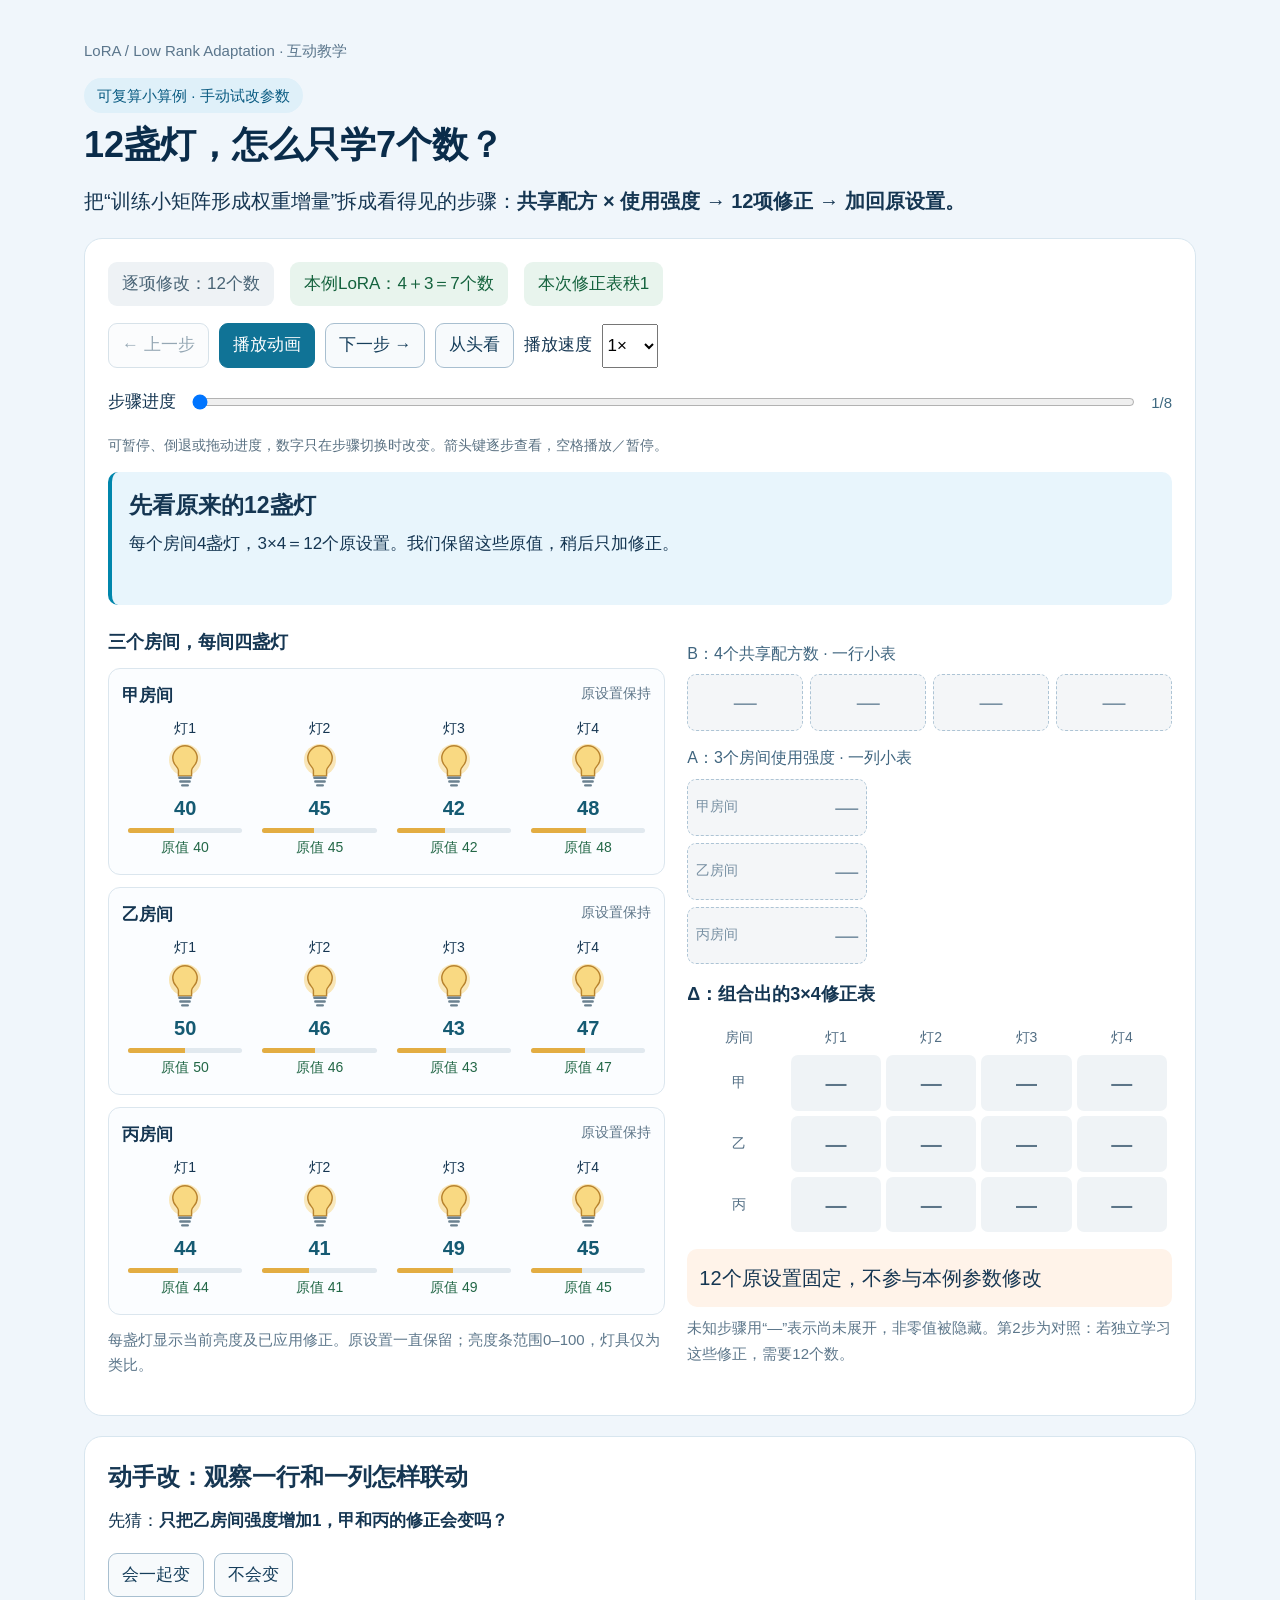
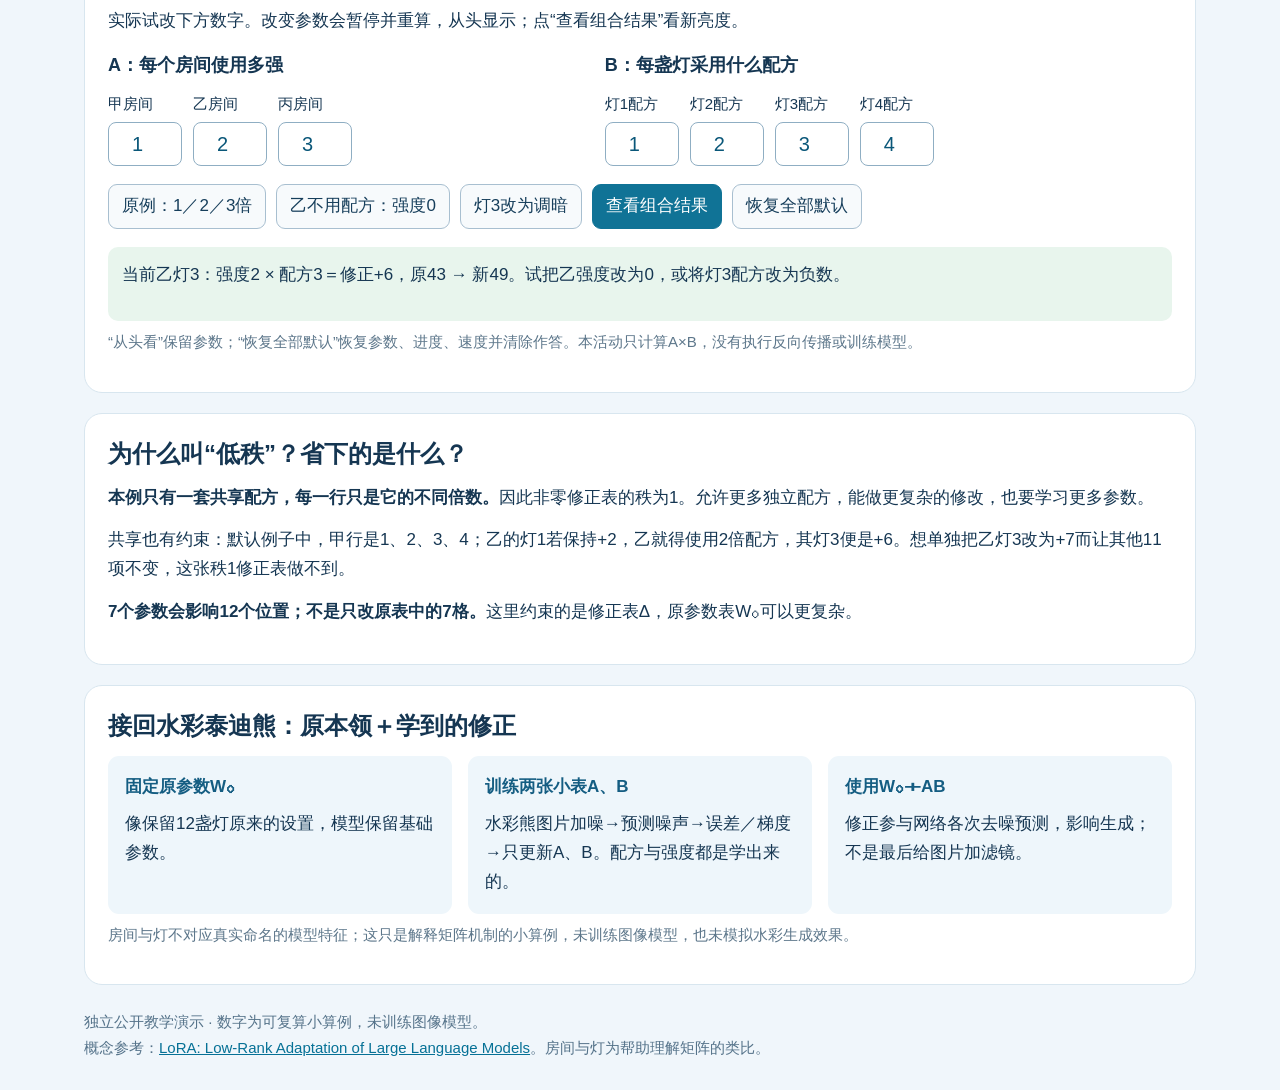
<file: index.html>
<!doctype html><html lang="zh-CN"><head><meta charset="utf-8"><meta name="viewport" content="width=device-width,initial-scale=1"><title>LoRA互动动画｜12盏灯怎样只学7个数</title><style>
*{box-sizing:border-box}body{margin:0;background:#f0f6fb;color:#153652;font:17px/1.7 "PingFang SC","Microsoft YaHei",sans-serif}main{max-width:1160px;margin:auto;padding:30px 24px}h1{font-size:36px;line-height:1.35;margin:8px 0 14px;color:#0a2c4a}h2{font-size:24px;line-height:1.45;margin:0 0 12px}h3{font-size:18px;margin:0 0 10px}p{margin:8px 0 14px}.eyebrow{color:#5b768c;font-size:15px}.badge{display:inline-block;background:#dff0f9;border-radius:20px;padding:5px 13px;color:#0a5b82;font-size:15px}.lead{font-size:20px}.panel{background:white;border:1px solid #d8e6ef;border-radius:18px;padding:23px;margin-top:20px}.stats{display:flex;gap:16px;flex-wrap:wrap}.stats span{background:#e8f4ed;color:#14623d;border-radius:9px;padding:8px 14px}.stats span:first-child{background:#eef2f5;color:#486375}.controls{display:flex;gap:10px;flex-wrap:wrap;align-items:center;margin:17px 0 10px}button,input,select{font:inherit}select{min-height:44px}button{min-height:44px;border:1px solid #a8bfd0;border-radius:9px;background:#f7fafc;color:#163e5b;padding:7px 13px;cursor:pointer}button.primary{background:#107396;border-color:#107396;color:white}button[disabled]{opacity:.45;cursor:default}button:focus-visible,input:focus-visible,a:focus-visible,select:focus-visible,summary:focus-visible{outline:3px solid #e8a53f;outline-offset:3px}.scrub{display:flex;align-items:center;gap:14px}.scrub input{width:100%;min-width:0;min-height:44px}.scrub label{white-space:nowrap}.caption{background:#e8f5fc;border-left:4px solid #0086ac;border-radius:10px;padding:17px;min-height:133px}.caption h2{font-size:23px;margin:0 0 7px}.caption p{margin:0}.stagecount{color:#3f6980;font-size:15px}.visual{display:grid;grid-template-columns:1.15fr 1fr;gap:22px;margin-top:22px}.room{border:1px solid #dbe6ee;border-radius:12px;padding:13px;margin-bottom:12px;background:#fbfdff}.room.applied{border-color:#77bba0;background:#f0f9f4}.room-head{display:flex;justify-content:space-between;gap:10px;flex-wrap:wrap;font-weight:650;margin-bottom:6px}.room-head small{color:#5d7588;font-size:14px;font-weight:400}.lamps{display:grid;grid-template-columns:repeat(4,1fr);gap:8px}.lamp{text-align:center;font-size:14px}.lamp svg{width:38px;height:47px;display:block;margin:3px auto 1px}.lamp b{font-size:20px;color:#155a72}.lamp .change{font-size:14px;min-height:25px;color:#226746}.meter{height:5px;border-radius:4px;background:#e1e9ef;overflow:hidden;margin:3px 6px}.meter i{display:block;height:100%;background:#e3ad42;transition:width .2s ease}.matrix{width:100%;border-collapse:separate;border-spacing:5px;text-align:center}.matrix th{font-size:14px;color:#526e84;font-weight:500}.matrix td{background:#eff3f6;border-radius:7px;padding:10px 4px;color:#5c7588;font-size:21px;font-weight:650}.matrix td.reveal{background:#e6f5ed;color:#196944}.matrix .active{box-shadow:inset 0 0 0 2px #1983a6}.recipe{display:grid;grid-template-columns:repeat(4,1fr);gap:7px}.recipe span,.strength span{border:1px dashed #adc4d5;border-radius:9px;text-align:center;padding:8px;font-size:23px;background:#e8f5fc;color:#006d90}.recipe.muted span,.strength.muted span{background:#f4f6f8;color:#7890a3}.strength{display:grid;grid-template-columns:1fr;gap:7px;margin-bottom:15px;max-width:180px}.strength span{background:#fff0e2;color:#a75614;display:flex;justify-content:space-between;align-items:center;gap:18px}.strength small{font-size:14px;display:block}.part-label{font-size:16px;color:#3f657f;margin:13px 0 7px}.formula{font-size:20px;padding:12px;background:#fff3e9;border-radius:10px;margin-top:12px;min-height:58px}.quiet{color:#5d778b;font-size:15px}.explore-grid{display:grid;grid-template-columns:1fr 1.2fr;gap:24px}.inputs{display:flex;gap:11px;flex-wrap:wrap}.inputs label{display:flex;flex-direction:column;gap:6px;font-size:15px}.inputs input{width:74px;min-height:44px;text-align:center;border:1px solid #8faec3;border-radius:8px;background:#fff;font-size:20px;color:#0a5779}.presets{display:flex;gap:10px;flex-wrap:wrap;margin:18px 0}.live{padding:14px;border-radius:10px;background:#e8f5ed;min-height:74px}.feedback{margin-top:12px;padding:12px;border-radius:10px;background:#f0f5f8}.feedback:empty{display:none}.connection{display:grid;grid-template-columns:repeat(3,1fr);gap:16px}.connection>div{background:#eef6fb;border-radius:11px;padding:17px}.connection strong{display:block;color:#145d82;margin-bottom:8px}a{color:#067196}footer{font-size:15px;color:#55738a;margin-top:24px}.motion-note{font-size:14px;color:#5a7182}.numbers{font-family:ui-monospace,monospace;font-size:19px;font-weight:650;overflow-wrap:anywhere}@media(max-width:760px){main{padding:20px 14px}h1{font-size:29px}.panel{padding:17px}.visual,.explore-grid,.connection{grid-template-columns:1fr}.caption{min-height:0}.caption h2{font-size:21px}.controls{gap:8px}.matrix td{font-size:20px}.lead{font-size:18px}.scrub{gap:9px}.quiet{font-size:14px}.inputs{gap:8px}}@media(prefers-reduced-motion:reduce){*{scroll-behavior:auto!important;transition:none!important}}
</style></head><body><main>
<p class="eyebrow">LoRA / Low Rank Adaptation · 互动教学</p><span class="badge">可复算小算例 · 手动试改参数</span><h1>12盏灯，怎么只学7个数？</h1><p class="lead">把“训练小矩阵形成权重增量”拆成看得见的步骤：<b>共享配方 × 使用强度 → 12项修正 → 加回原设置。</b></p>
<section class="panel" id="story" aria-label="LoRA分步动画"><div class="stats"><span>逐项修改：12个数</span><span>本例LoRA：4＋3＝7个数</span><span id="rank-label">修正表秩1</span></div>
<div class="controls"><button id="prev">← 上一步</button><button class="primary" id="play">播放动画</button><button id="next">下一步 →</button><button id="replay">从头看</button><label for="speed">播放速度</label><select id="speed"><option value="0.5">0.5×</option><option value="1" selected>1×</option><option value="2">2×</option></select></div><div class="scrub"><label for="progress">步骤进度</label><input id="progress" type="range" min="0" max="7" step="0.01" value="0" aria-valuetext="第1步，共8步"><span id="stage-count" class="stagecount">1/8</span></div><p class="motion-note" id="motion-note">可暂停、倒退或拖动进度，数字只在步骤切换时改变。箭头键逐步查看，空格播放／暂停。</p>
<div class="caption" aria-live="polite" aria-atomic="true"><h2 id="step-title"></h2><p id="step-description"></p></div>
<div class="visual"><div><h3>三个房间，每间四盏灯</h3><div id="rooms"></div><p class="quiet">每盏灯显示当前亮度及已应用修正。原设置一直保留；亮度条范围0–100，灯具仅为类比。</p></div><div><div class="part-label">B：4个共享配方数 · 一行小表</div><div class="recipe muted" id="recipe"></div><div class="part-label">A：3个房间使用强度 · 一列小表</div><div class="strength muted" id="strength"></div><h3>Δ：组合出的3×4修正表</h3><table class="matrix" aria-label="修正表：使用强度乘配方"><thead><tr><th>房间</th><th>灯1</th><th>灯2</th><th>灯3</th><th>灯4</th></tr></thead><tbody id="delta-body"></tbody></table><div class="formula" id="formula"></div><p class="quiet">未知步骤用“—”表示尚未展开，非零值被隐藏。第2步为对照：若独立学习这些修正，需要12个数。</p></div></div>
</section>
<section class="panel" id="explore"><h2>动手改：观察一行和一列怎样联动</h2><p>先猜：<b>只把乙房间强度增加1，甲和丙的修正会变吗？</b></p><div class="controls"><button id="answer-yes">会一起变</button><button id="answer-no">不会变</button></div><div id="feedback" class="feedback" role="status"></div><p>实际试改下方数字。改变参数会暂停并重算，从头显示；点“查看组合结果”看新亮度。</p><div class="explore-grid"><div><h3>A：每个房间使用多强</h3><div class="inputs" id="a-inputs"></div></div><div><h3>B：每盏灯采用什么配方</h3><div class="inputs" id="b-inputs"></div></div></div><div class="presets"><button data-preset="default">原例：1／2／3倍</button><button data-preset="off">乙不用配方：强度0</button><button data-preset="negative">灯3改为调暗</button><button id="result" class="primary">查看组合结果</button><button id="defaults">恢复全部默认</button></div><div class="live" id="parameter-effect" role="status"></div><p class="quiet">“从头看”保留参数；“恢复全部默认”恢复参数、进度、速度并清除作答。本活动只计算A×B，没有执行反向传播或训练模型。</p>
</section>
<section class="panel"><h2>为什么叫“低秩”？省下的是什么？</h2><p><b>本例只有一套共享配方，每一行只是它的不同倍数。</b>因此非零修正表的秩为1。允许更多独立配方，能做更复杂的修改，也要学习更多参数。</p><p>共享也有约束：默认例子中，甲行是1、2、3、4；乙的灯1若保持+2，乙就得使用2倍配方，其灯3便是+6。想单独把乙灯3改为+7而让其他11项不变，这张秩1修正表做不到。</p><p><b>7个参数会影响12个位置；不是只改原表中的7格。</b>这里约束的是修正表Δ，原参数表W₀可以更复杂。</p></section>
<section class="panel"><h2>接回水彩泰迪熊：原本领＋学到的修正</h2><div class="connection"><div><strong>固定原参数W₀</strong>像保留12盏灯原来的设置，模型保留基础参数。</div><div><strong>训练两张小表A、B</strong>水彩熊图片加噪→预测噪声→误差／梯度→只更新A、B。配方与强度都是学出来的。</div><div><strong>使用W₀＋AB</strong>修正参与网络各次去噪预测，影响生成；不是最后给图片加滤镜。</div></div><p class="quiet">房间与灯不对应真实命名的模型特征；这只是解释矩阵机制的小算例，未训练图像模型，也未模拟水彩生成效果。</p></section>
<footer>独立公开教学演示 · 数字为可复算小算例，未训练图像模型。<br>概念参考：<a href="https://arxiv.org/abs/2106.09685" target="_blank" rel="noopener noreferrer">LoRA: Low-Rank Adaptation of Large Language Models</a>。房间与灯为帮助理解矩阵的类比。</footer></main><script>// Presentation time is independent of the algorithm's discrete iteration count.
function createTimeline({duration=12000, steps=6, render, request=requestAnimationFrame, cancel=cancelAnimationFrame}) {
  if (!(duration>0) || !Number.isInteger(steps) || steps<1 || typeof render!=='function') throw new TypeError('Invalid timeline configuration');
  let progress=0, speed=1, playing=false, frame=null, last=null, destroyed=false;
  const emit=()=>render(progress,{playing,speed});
  function pause(){playing=false;if(frame!==null)cancel(frame);frame=null;last=null;if(!destroyed)emit();}
  function tick(now){
    frame=null;if(!playing||destroyed)return;
    if(last!==null)progress=Math.min(1,progress+Math.min(100,Math.max(0,now-last))*speed/duration);
    last=now;
    if(progress>=1){playing=false;last=null;}
    emit();if(playing&&!destroyed)frame=request(tick);
  }
  function seek(value){if(destroyed)return;if(!Number.isFinite(value))throw new TypeError('Progress must be finite');pause();progress=Math.max(0,Math.min(1,value));emit();}
  const api={
    play(){if(destroyed||playing)return;if(progress>=1)progress=0;playing=true;last=null;emit();frame=request(tick);},
    pause,
    seek,
    step(direction=1){const position=progress*steps;seek((direction>0?Math.floor(position+1e-8)+1:Math.ceil(position-1e-8)-1)/steps);},
    reset(){seek(0);},
    setSpeed(value){if(!Number.isFinite(value)||value<=0)throw new RangeError('Speed must be positive');speed=value;emit();},
    destroy(){pause();destroyed=true;},
    get state(){return {progress,playing,speed};}
  };
  emit();return api;
}

const $=id=>document.getElementById(id),names=['甲','乙','丙'];
const BASE=[[40,45,42,48],[50,46,43,47],[44,41,49,45]];
const DEFAULT={A:[1,2,3],B:[1,2,3,4]};
let params=structuredClone(DEFAULT),revision=0,lastStage=-1,lastRevision=-1,answer=null,inView=true,destroyed=false;
function compute(p){const delta=p.A.map(a=>p.B.map(b=>a*b));return {delta,effective:delta.map((r,i)=>r.map((d,j)=>BASE[i][j]+d)),rank:delta.some(r=>r.some(v=>v!==0))?1:0};}
const signed=n=>n>0?'+'+n:String(n), list=a=>a.join('、');
function trace(p){const r=compute(p);return [
 ['先看原来的12盏灯','每个房间4盏灯，3×4＝12个原设置。我们保留这些原值，稍后只加修正。'],
 ['如果逐盏学习修正，要学12个数','右边展示本例希望得到的12项修正。若每一项都独立学习，需要12个数；这些目标恰好可以由共享配方表示。'],
 ['先准备一套配方：4个数','B＝['+list(p.B)+']。四个数分别对应灯1到灯4的修改配方；这张小表只有一行。'],
 ['每个房间再学一个强度：3个数','甲用'+p.A[0]+'倍，乙用'+p.A[1]+'倍，丙用'+p.A[2]+'倍。A是一列三个数，用来决定各房间如何使用同一配方。'],
 ['甲房间：强度 × 配方','甲的'+p.A[0]+'倍乘每个配方数，得到第一行修正：'+r.delta[0].map(signed).join('、')+'。把它加回甲的原设置。'],
 ['乙房间：同一配方，不同强度','乙使用'+p.A[1]+'倍配方，得到第二行：'+r.delta[1].map(signed).join('、')+'。没有另学四个独立修正数。'],
 ['丙房间：再复用一次配方','丙使用'+p.A[2]+'倍配方，得到第三行：'+r.delta[2].map(signed).join('、')+'。4个配方数＋3个强度数，组合出全部12项。'],
 ['接回LoRA：原参数＋组合修正','A×B就是修正表ΔW。训练时W₀固定，学习A、B；使用时按W₀＋AB计算。共享同一配方，使本例修正表的秩最多为1。']
 ];}
const motion=matchMedia('(prefers-reduced-motion: reduce)');let timeline;
function render(progress,meta){const step=Math.min(7,Math.floor(progress*7+1e-7));$('progress').value=String(progress*7);$('progress').setAttribute('aria-valuetext',`第${step+1}步，共8步`);$('stage-count').textContent=(step+1)+'/8';$('play').textContent=meta.playing?'暂停':'播放动画';$('play').disabled=motion.matches;$('prev').disabled=progress<=0;$('next').disabled=progress>=1;if(step===lastStage&&revision===lastRevision)return;lastStage=step;lastRevision=revision;
 const state=compute(params),beats=trace(params);$('step-title').textContent=beats[step][0];$('step-description').textContent=beats[step][1];$('rank-label').textContent='本次修正表秩'+state.rank;
 $('recipe').classList.toggle('muted',step<2);$('recipe').innerHTML=params.B.map(v=>'<span>'+ (step>=2?v:'—')+'</span>').join('');
 $('strength').classList.toggle('muted',step<3);$('strength').innerHTML=params.A.map((v,i)=>'<span><small>'+names[i]+'房间</small>'+(step>=3?v+'倍':'—')+'</span>').join('');
 $('rooms').innerHTML=BASE.map((row,i)=>{const applied=step>=4+i;return '<div class="room'+(applied?' applied':'')+'"><div class="room-head"><span>'+names[i]+'房间</span><small>'+(applied?'原设置＋修正':step>=3?'使用'+params.A[i]+'倍；等待组合':'原设置保持')+'</small></div><div class="lamps">'+row.map((base,j)=>{const value=applied?state.effective[i][j]:base,d=state.delta[i][j];return '<div class="lamp" data-row="'+i+'" data-col="'+j+'"><div>灯'+(j+1)+'</div><svg viewBox="0 0 40 50" aria-hidden="true"><circle cx="20" cy="18" r="17" fill="#f6cb62" opacity="'+(value/100)+'"/><path d="M13 29C13 25 7 24 7 16a13 13 0 0 1 26 0c0 8-6 9-6 13v6H13z" fill="#f9d982" stroke="#b8832e" stroke-width="1.5"/><path d="M14 37h12M15 41h10M17 45h6" stroke="#6b8190" stroke-width="2.5" stroke-linecap="round"/></svg><b class="lamp-value">'+value+'</b><div class="meter"><i style="width:'+value+'%"></i></div><div class="change">'+(applied?base+' '+signed(d)+' → '+value:'原值 '+base)+'</div></div>';}).join('')+'</div></div>';}).join('');
 $('delta-body').innerHTML=state.delta.map((row,i)=>'<tr><th>'+names[i]+'</th>'+row.map((v,j)=>{const reveal=step===1||step>=4+i;return '<td data-row="'+i+'" data-col="'+j+'" class="'+(reveal?'reveal':'')+(step===4+i&&j===2?' active':'')+'">'+(reveal?signed(v):'—')+'</td>';}).join('')+'</tr>').join('');
 if(step>=4&&step<=6){const i=step-4;$('formula').textContent=names[i]+'灯3：'+params.A[i]+' × '+params.B[2]+' ＝ '+signed(state.delta[i][2])+'；'+BASE[i][2]+' '+signed(state.delta[i][2])+' ＝ '+state.effective[i][2];}
 else $('formula').textContent=['12个原设置固定，不参与本例参数修改','对照：12项独立修正，需要12个数','共享配方B：1×4的小表','使用强度A：3×1的小表'][step]||'7个数 → AB的12项修正 → W₀＋AB';
}
timeline=createTimeline({duration:28000,steps:7,render});
function clearAnswer(){answer=null;$('feedback').textContent='';$('feedback').removeAttribute('data-correct');['answer-yes','answer-no'].forEach(id=>$(id).removeAttribute('aria-pressed'));}
function updateInputs(){params.A.forEach((v,i)=>$('a'+i).value=v);params.B.forEach((v,i)=>$('b'+i).value=v);}
function setParameters(p,label='参数已修改'){const before=compute(params);params=structuredClone(p);const after=compute(params);revision++;clearAnswer();updateInputs();timeline.reset();const changed=after.delta.flat().filter((v,k)=>v!==before.delta.flat()[k]).length;$('parameter-effect').textContent=label+'：'+changed+'项修正变化。乙灯3的修正 '+signed(before.delta[1][2])+' → '+signed(after.delta[1][2])+'。12个原设置不变；点“查看组合结果”观察新亮度。';document.querySelectorAll('[data-preset]').forEach(b=>b.setAttribute('aria-pressed','false'));}
function makeInputs(key,target){$(target).innerHTML=params[key].map((v,i)=>'<label for="'+key.toLowerCase()+i+'">'+(key==='A'?names[i]+'房间':'灯'+(i+1)+'配方')+'<input id="'+key.toLowerCase()+i+'" type="number" min="'+(key==='A'?0:-6)+'" max="'+(key==='A'?4:6)+'" step="1" value="'+v+'"></label>').join('');params[key].forEach((_,i)=>{const input=$(key.toLowerCase()+i);input.addEventListener('input',()=>{const v=input.valueAsNumber;if(!Number.isInteger(v)||v<Number(input.min)||v>Number(input.max))return;const next=structuredClone(params);next[key][i]=v;setParameters(next,(key==='A'?names[i]+'房间强度':'灯'+(i+1)+'配方')+'已修改');});input.addEventListener('change',()=>{if(!input.validity.valid||!input.value)input.value=params[key][i];});});}
makeInputs('A','a-inputs');makeInputs('B','b-inputs');$('parameter-effect').textContent='当前乙灯3：强度2 × 配方3＝修正+6，原43 → 新49。试把乙强度改为0，或将灯3配方改为负数。';
function togglePlay(){const bounds=$('story').getBoundingClientRect();inView=bounds.bottom>0&&bounds.top<innerHeight;if(timeline.state.playing)timeline.pause();else if(!motion.matches&&!document.hidden&&inView)timeline.play();}
$('play').addEventListener('click',togglePlay);$('prev').addEventListener('click',()=>timeline.step(-1));$('next').addEventListener('click',()=>timeline.step(1));$('replay').addEventListener('click',()=>{clearAnswer();timeline.reset();});$('progress').addEventListener('input',e=>timeline.seek(Number(e.target.value)/7));$('speed').addEventListener('change',e=>timeline.setSpeed(Number(e.target.value)));$('result').addEventListener('click',()=>{timeline.seek(1);$('story').scrollIntoView({behavior:motion.matches?'instant':'smooth',block:'start'});});
$('defaults').addEventListener('click',()=>{setParameters(DEFAULT,'已恢复全部默认');timeline.setSpeed(1);$('speed').value='1';$('parameter-effect').textContent='默认恢复：A＝[1,2,3]，B＝[1,2,3,4]。乙灯3修正+6，新亮度49。进度、速度和作答已重置。';});
document.querySelectorAll('[data-preset]').forEach(button=>button.addEventListener('click',()=>{const key=button.dataset.preset;setParameters(key==='off'?{A:[1,0,3],B:[1,2,3,4]}:key==='negative'?{A:[1,2,3],B:[1,2,-3,4]}:DEFAULT,'比较方案已重算');button.setAttribute('aria-pressed','true');}));
function checkAnswer(choice){timeline.pause();answer=choice;const before=compute(params),test=structuredClone(params);test.A[1]++;const after=compute(test);const othersChange=[0,2].some(i=>after.delta[i].some((v,j)=>v!==before.delta[i][j]));const correct=choice===othersChange;$('feedback').textContent=(correct?'答对了。':'再看一下：')+(othersChange?'其他房间也变化。':'甲和丙的强度、配方都没变，所以两行保持不变。')+' 乙整行的变化为 ['+params.B.map(signed).join('、')+']，恰好是B配方；配方为0的位置不变。'+(params.B.every(v=>v===0)?'本次配方全0，因此乙也没有亮度变化。':'')+' 这是根据当前参数计算的结果，尚未执行参数修改。';$('feedback').dataset.correct=String(correct);$('answer-yes').setAttribute('aria-pressed',String(choice));$('answer-no').setAttribute('aria-pressed',String(!choice));}
$('answer-yes').addEventListener('click',()=>checkAnswer(true));$('answer-no').addEventListener('click',()=>checkAnswer(false));
function motionChange(){if(motion.matches)timeline.pause();$('play').disabled=motion.matches;$('motion-note').textContent=motion.matches?'系统已启用减少动态效果：自动播放关闭；使用上／下一步和进度条直接查看。':'可暂停、倒退或拖动进度，数字只在步骤切换时改变。箭头键逐步查看，空格播放／暂停。';}
motion.addEventListener('change',motionChange);motionChange();
const observer=new IntersectionObserver(entries=>{inView=entries[0].isIntersecting;if(!inView)timeline.pause();});observer.observe($('story'));
const onVisibility=()=>{if(document.hidden)timeline.pause();};document.addEventListener('visibilitychange',onVisibility);
const onKey=e=>{if(e.target.closest('input,select,button,a')||!inView)return;if(e.key==='ArrowRight'){e.preventDefault();timeline.step(1);}else if(e.key==='ArrowLeft'){e.preventDefault();timeline.step(-1);}else if(e.code==='Space'){e.preventDefault();togglePlay();}};document.addEventListener('keydown',onKey);
addEventListener('pagehide',()=>{destroyed=true;timeline.destroy();observer.disconnect();motion.removeEventListener('change',motionChange);document.removeEventListener('visibilitychange',onVisibility);document.removeEventListener('keydown',onKey);},{once:true});
window.LoRADemo={compute,trace,snapshot:()=>({params:structuredClone(params),base:structuredClone(BASE),...compute(params),timeline:timeline.state,stage:lastStage,answer,inView,destroyed})};
</script></body></html>
</file>
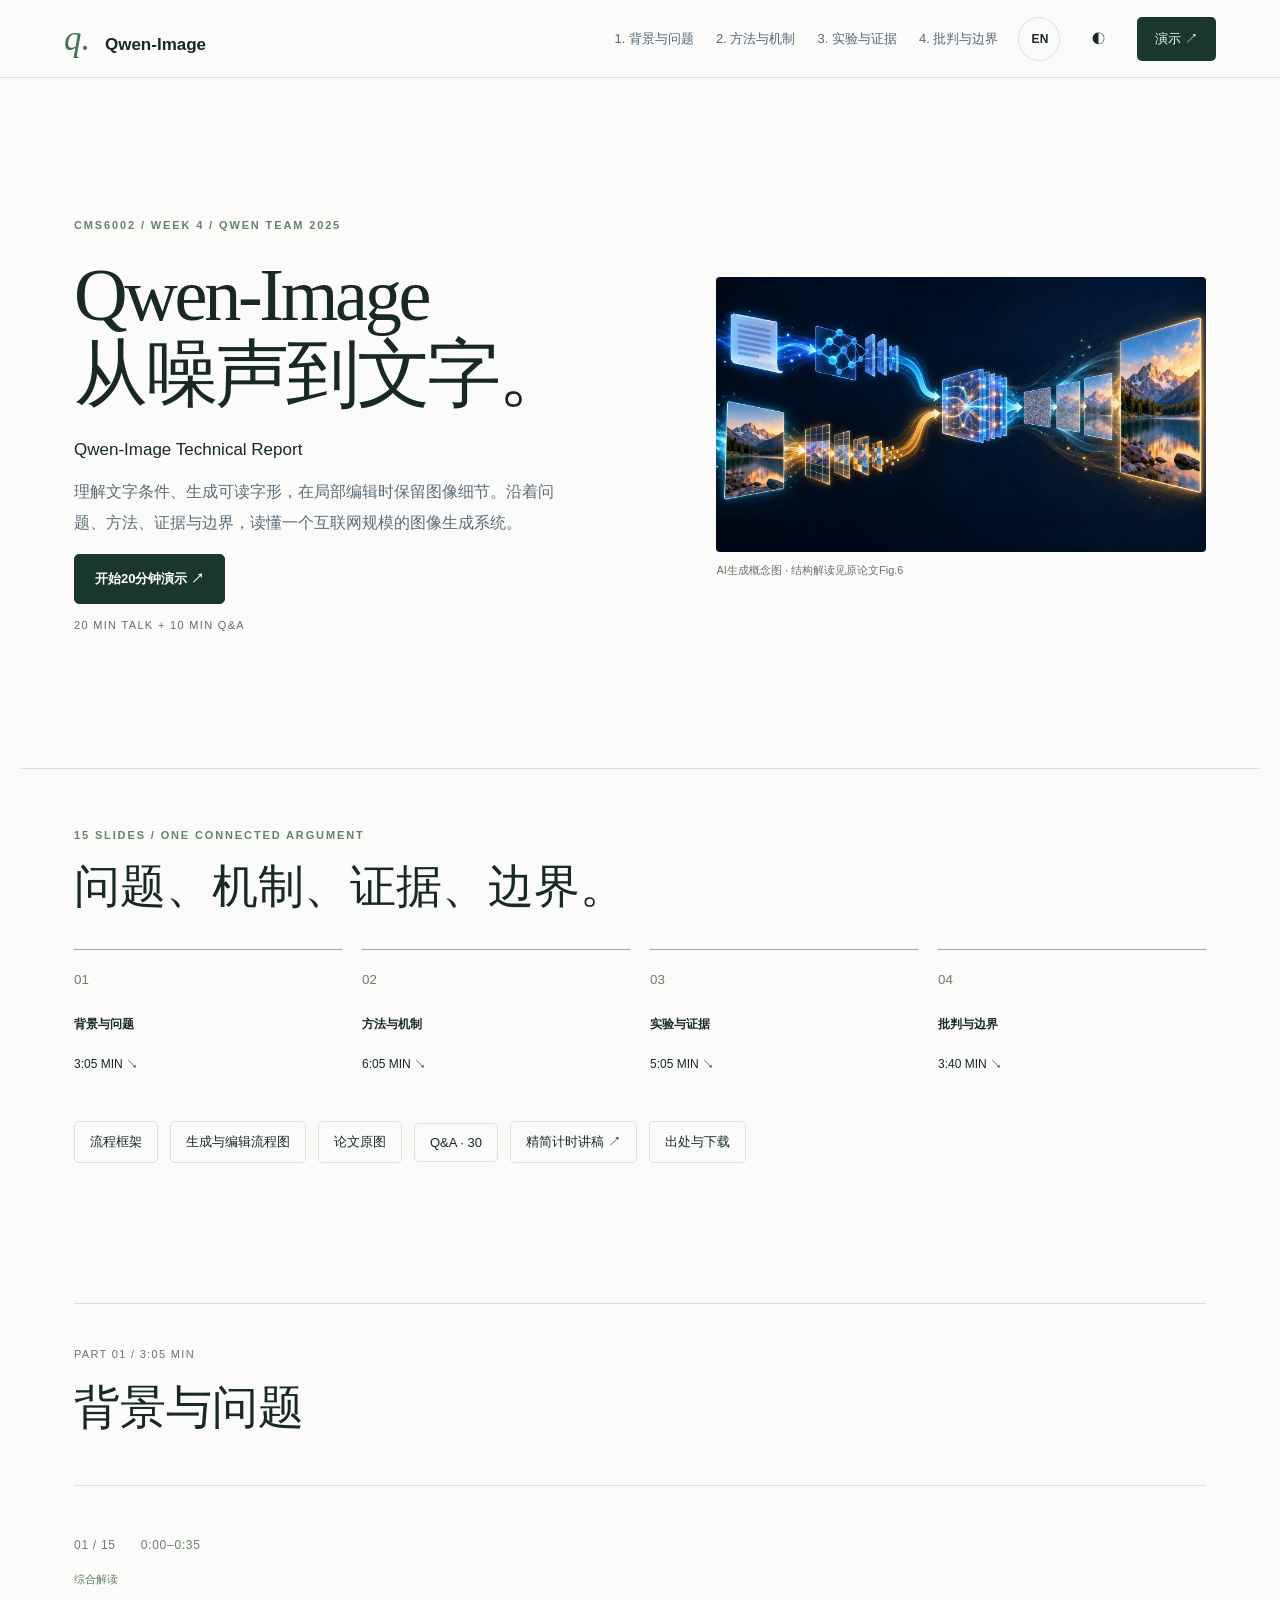
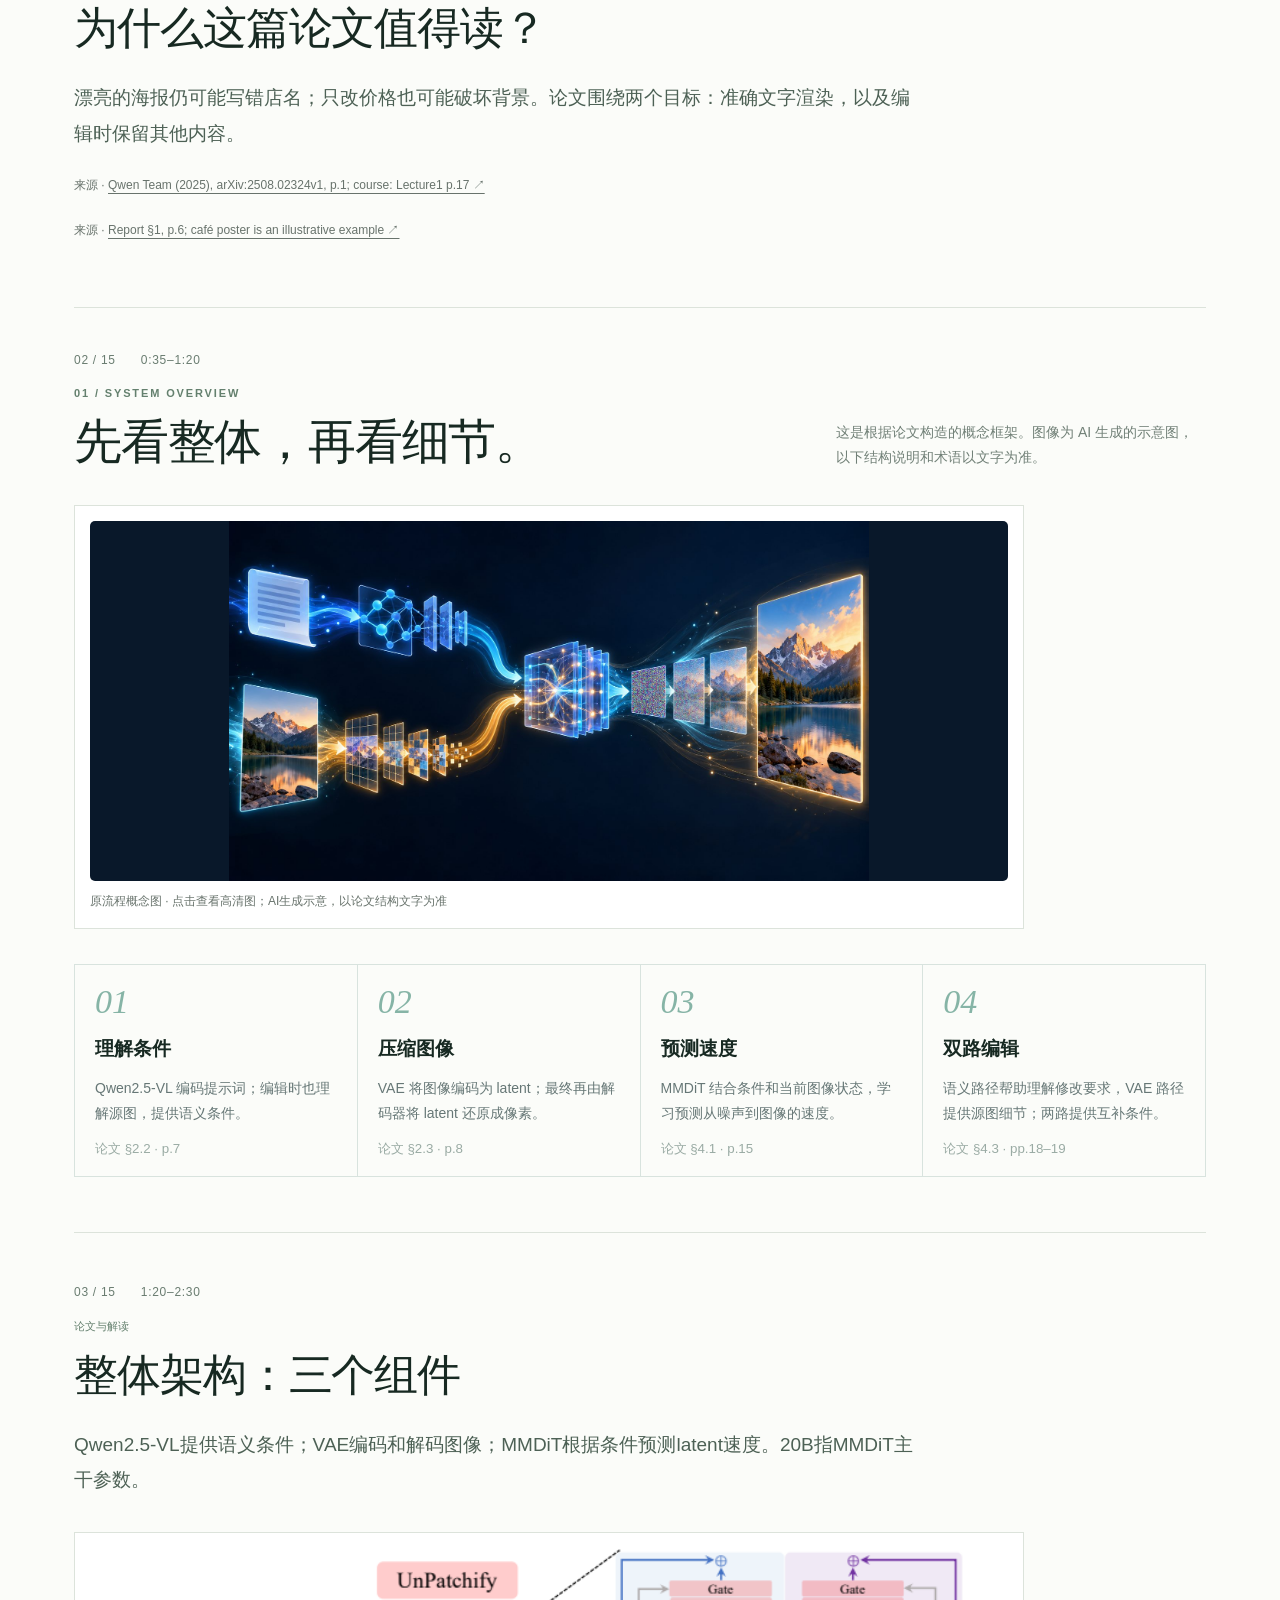
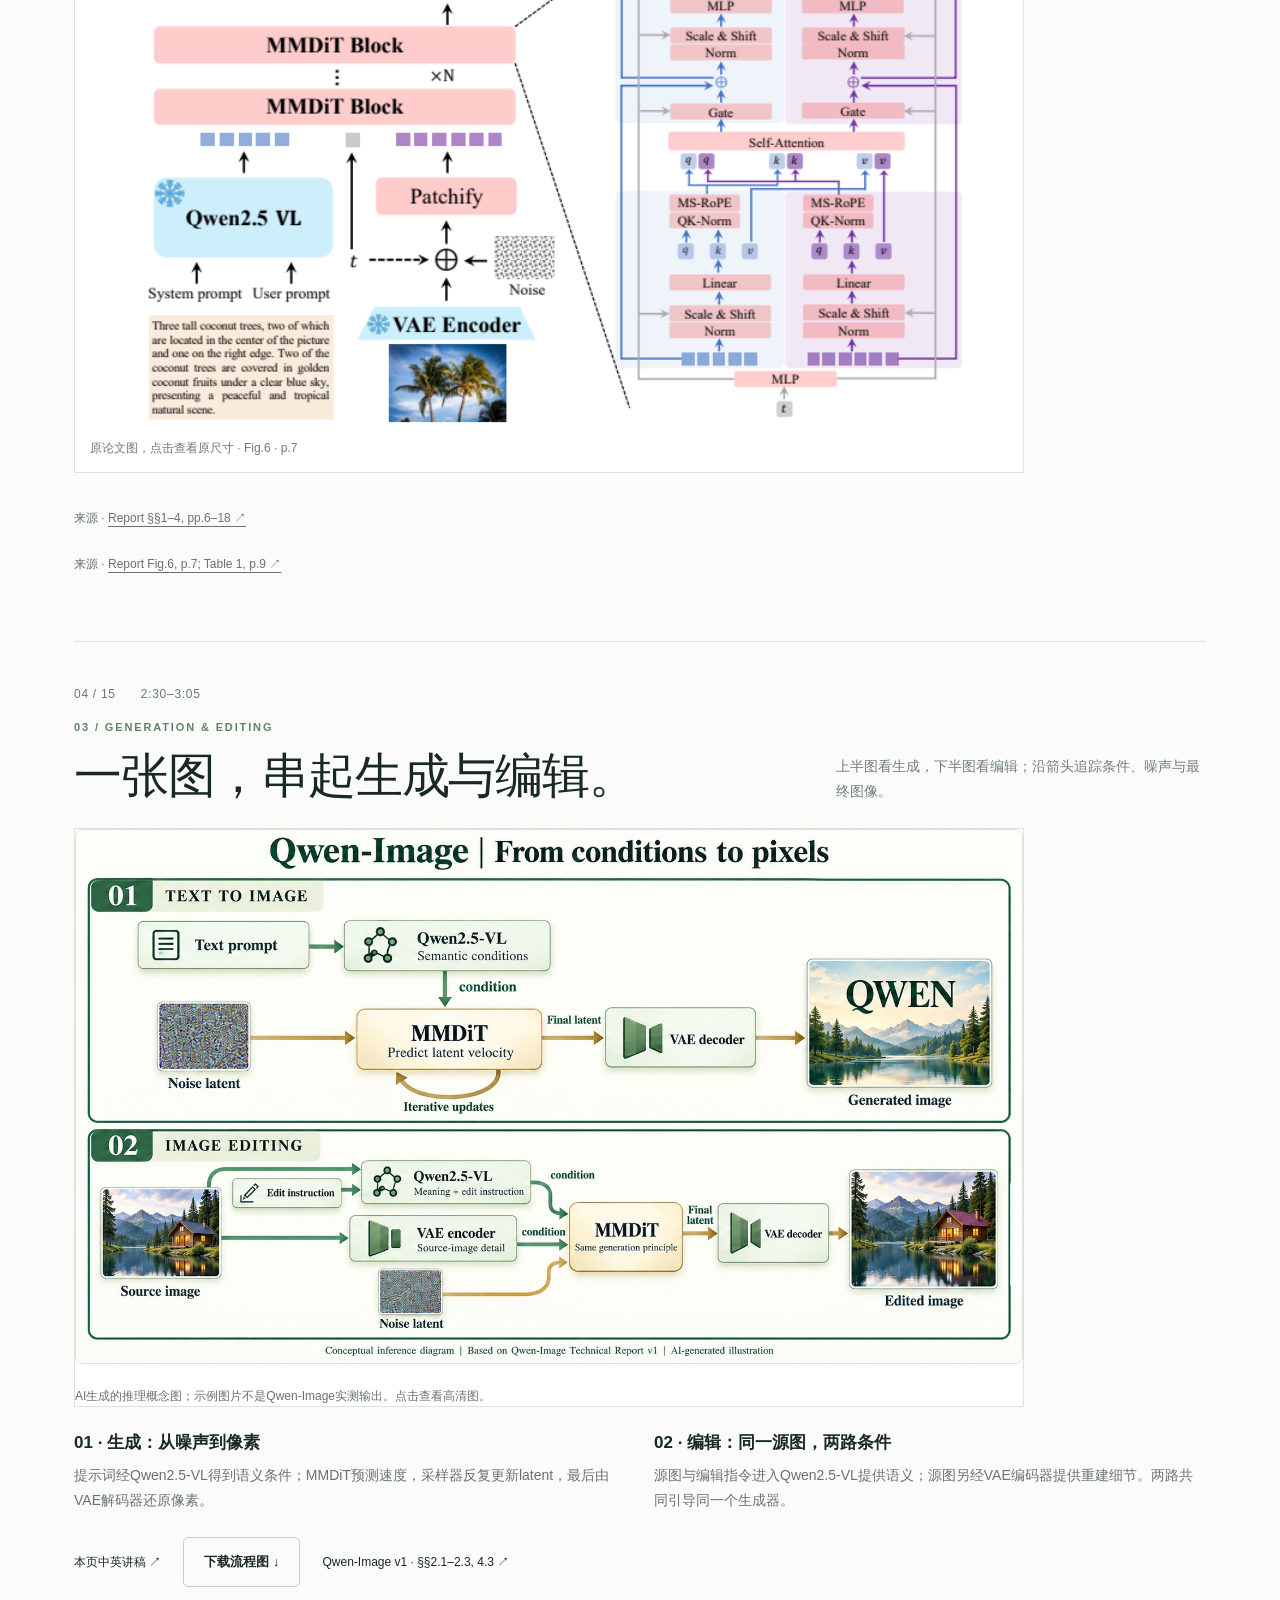
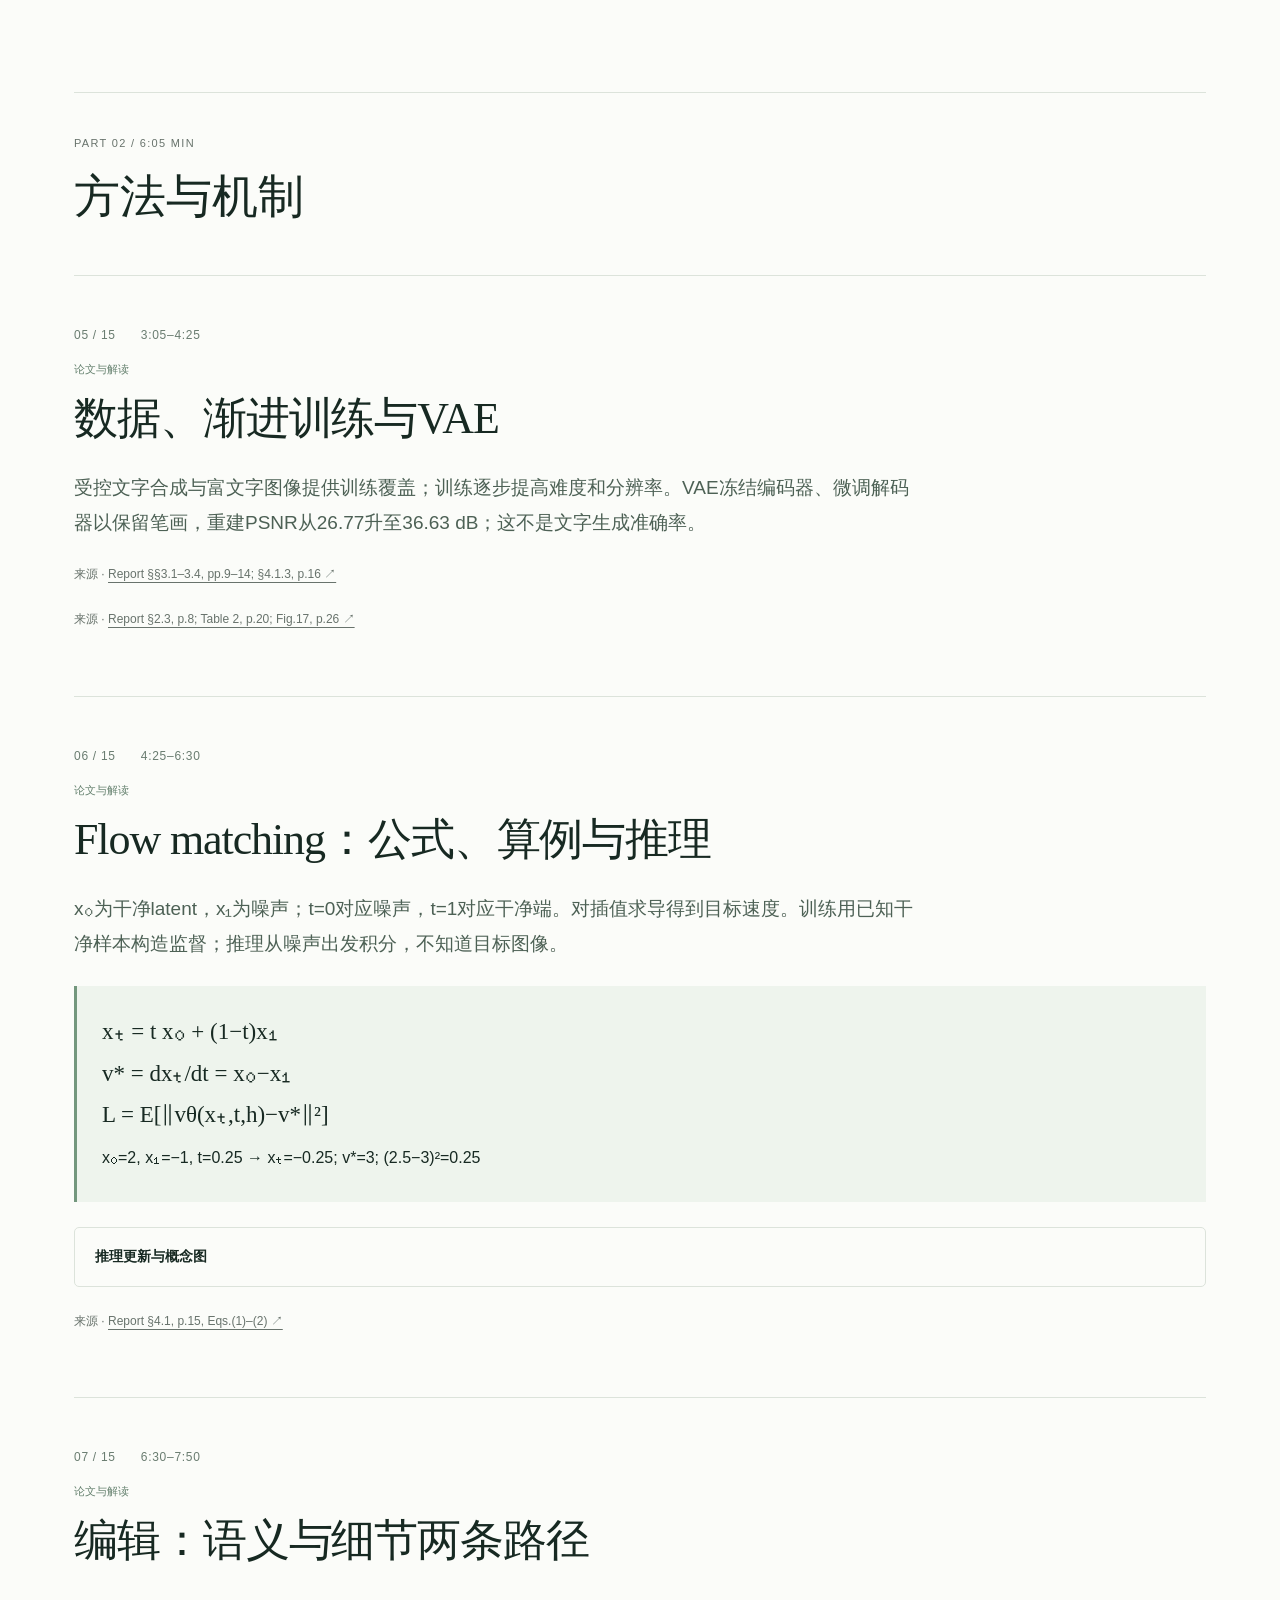
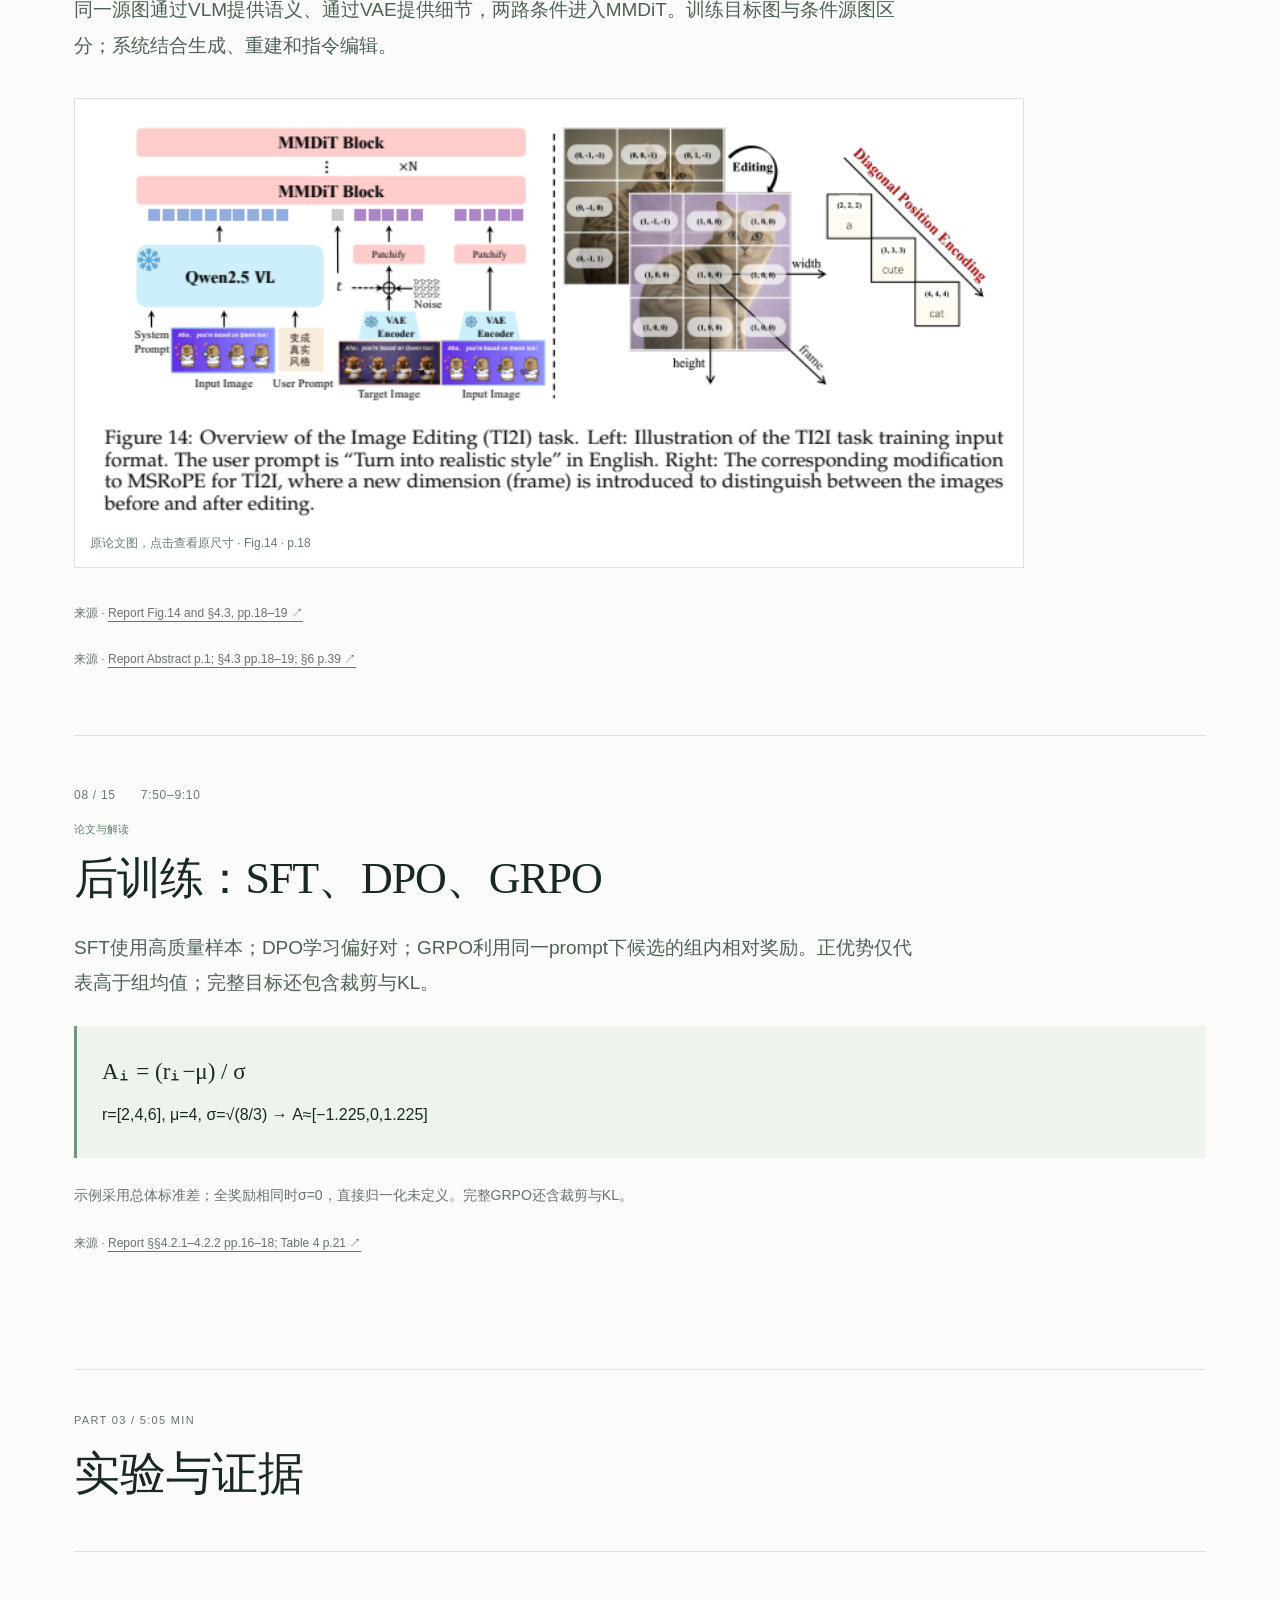
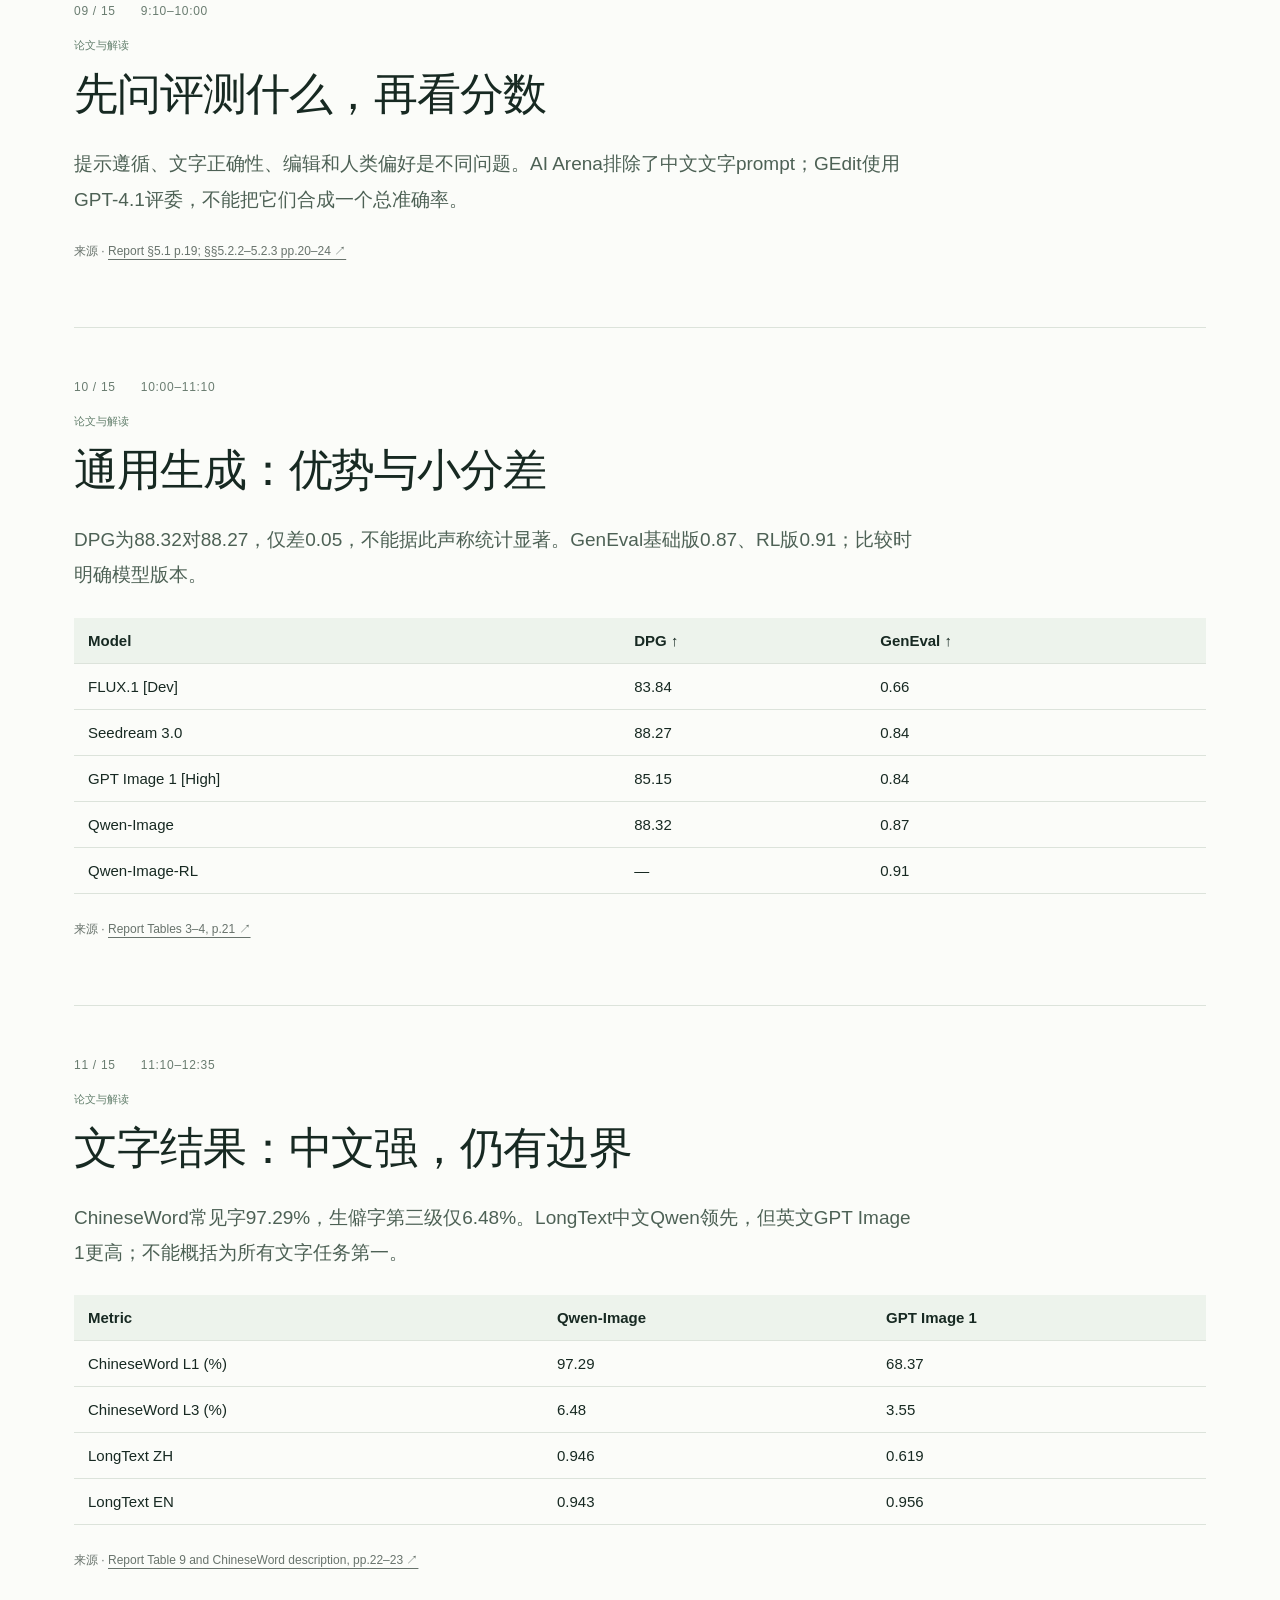
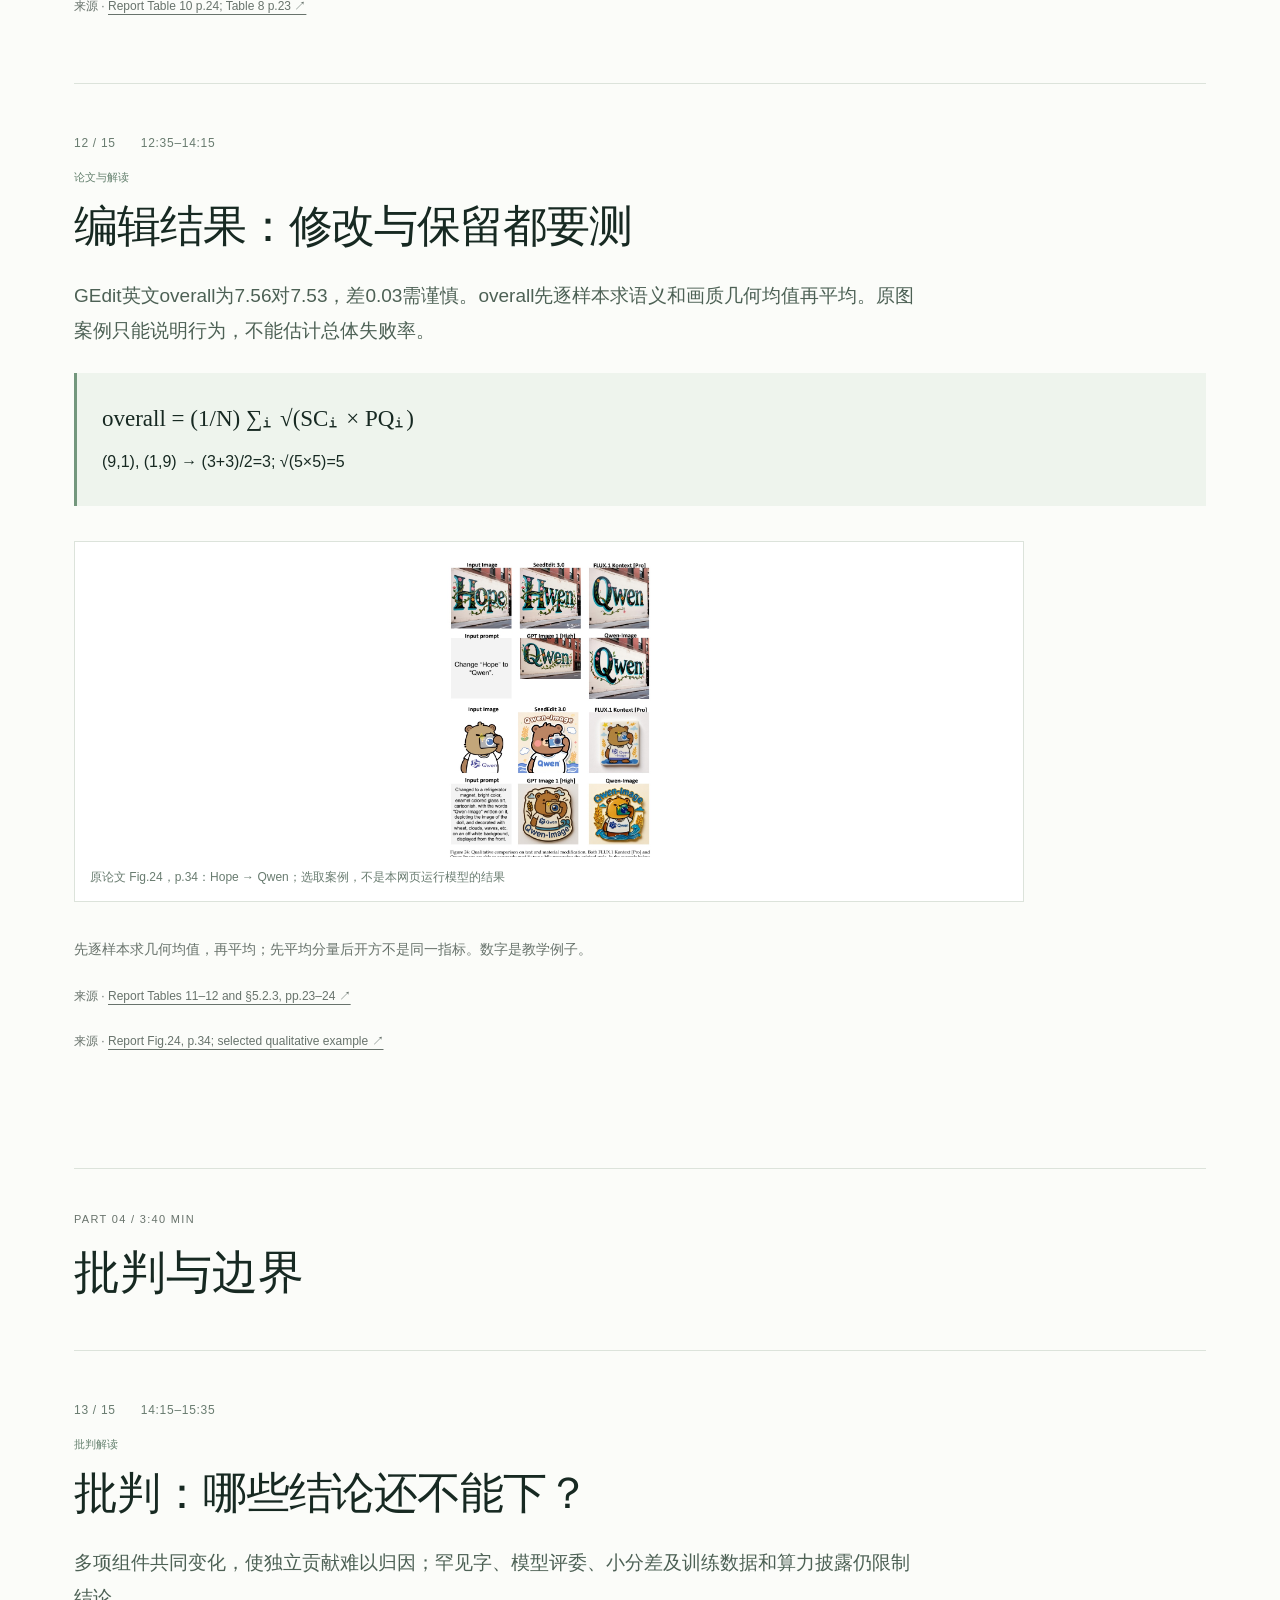
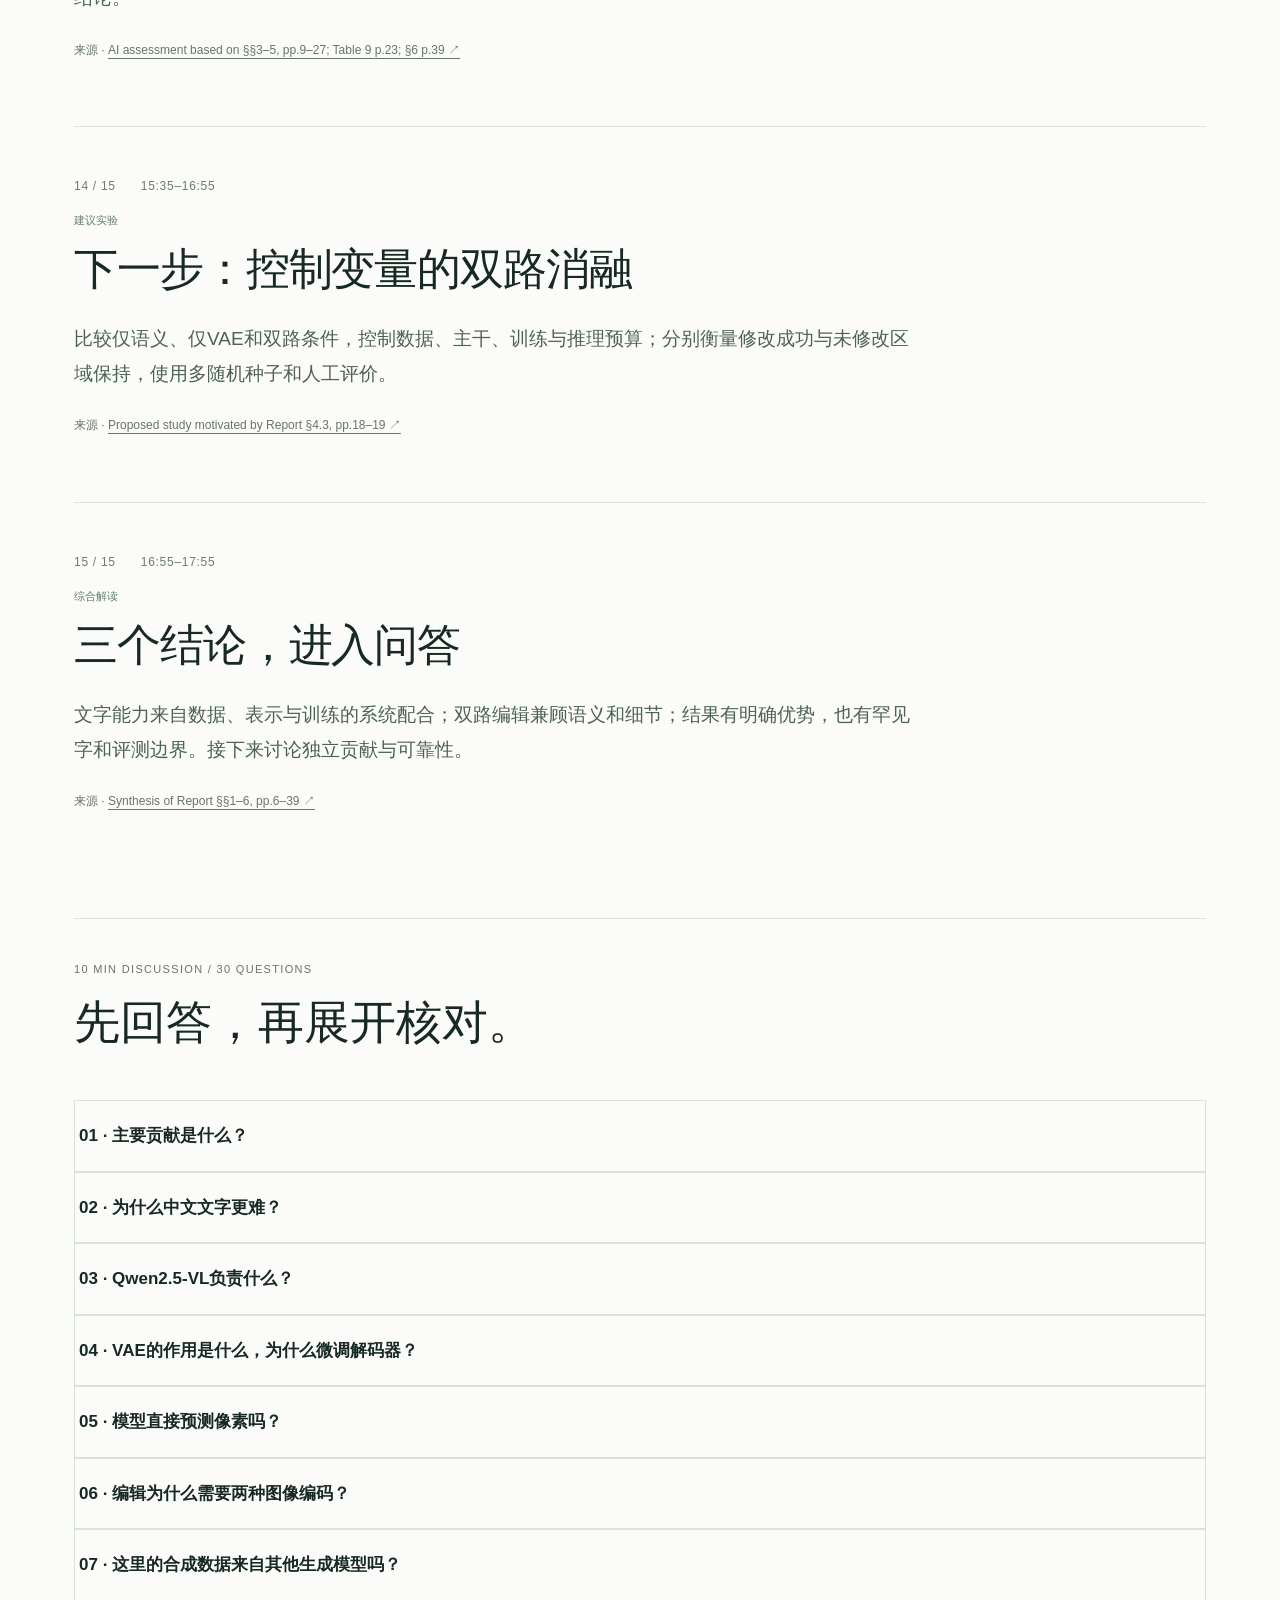
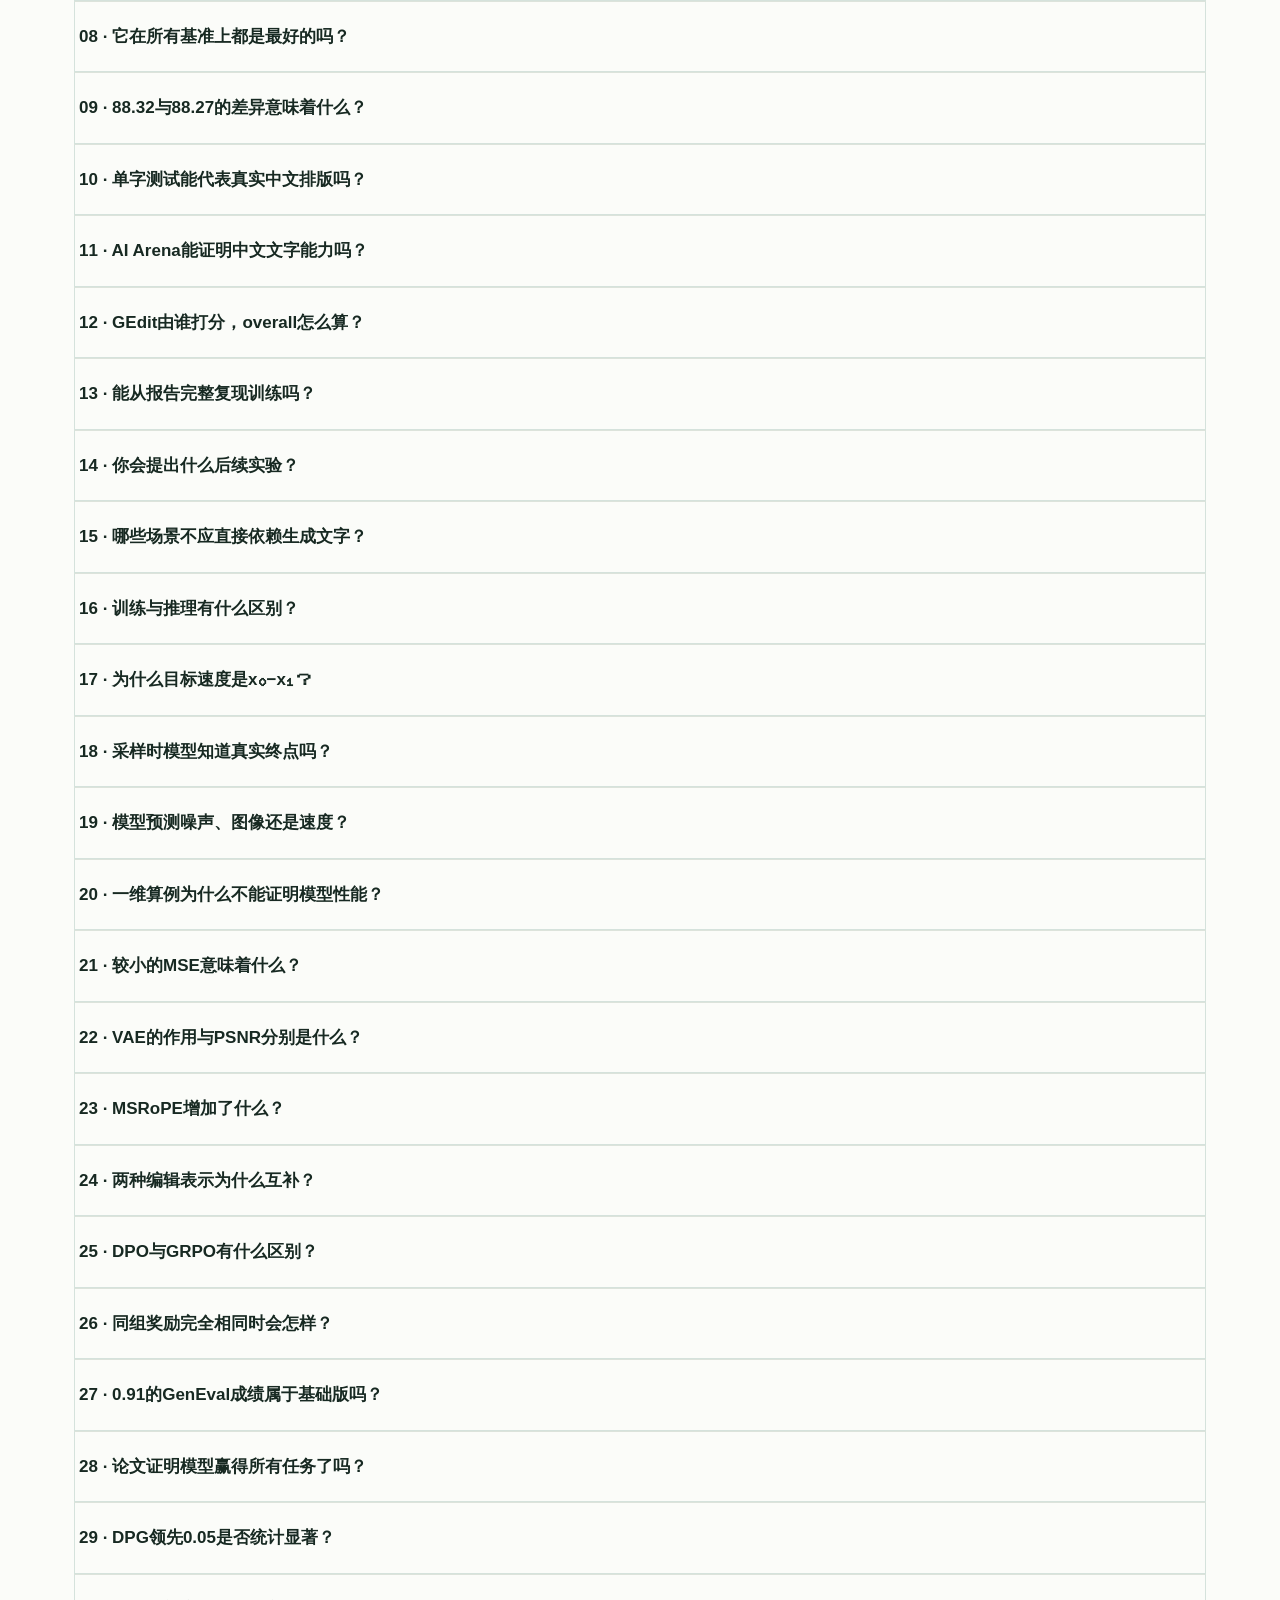
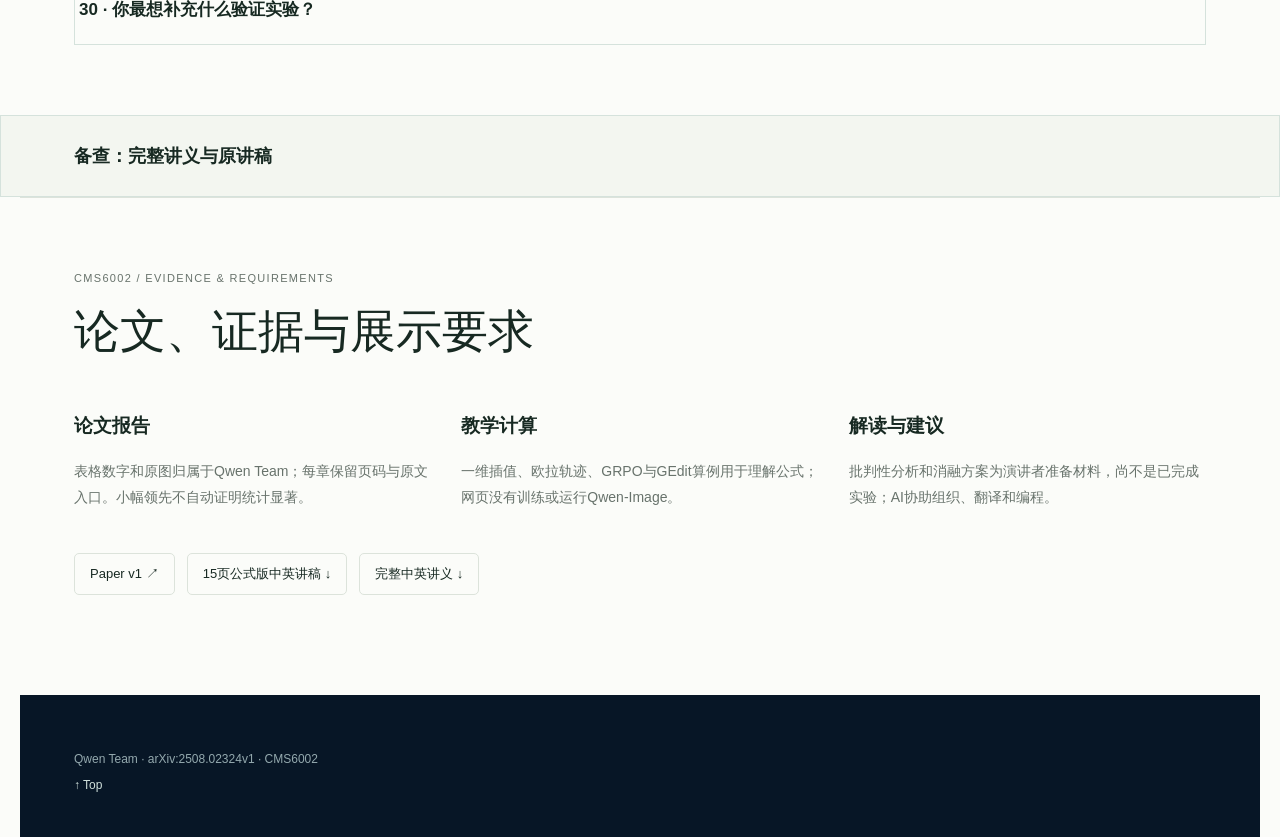
<file: qwen-image/index.html>
<!doctype html><html lang="zh-CN" data-lang="zh"><head><meta charset="UTF-8"><meta name="viewport" content="width=device-width,initial-scale=1"><title>Qwen-Image · Research presentation preview</title><link rel="stylesheet" href="style.css?v=framework-20261101"><link rel="stylesheet" href="presentation.css?v=framework-20261101"></head><body data-notes="zh"><header><a class="brand" href="#top"><b>q.</b> Qwen-Image</a><nav aria-label="课程导航"><a href="#part-1">1. <span class="only-zh">背景与问题</span><span class="only-en">The question</span></a><a href="#part-2">2. <span class="only-zh">方法与机制</span><span class="only-en">The mechanism</span></a><a href="#part-3">3. <span class="only-zh">实验与证据</span><span class="only-en">The evidence</span></a><a href="#part-4">4. <span class="only-zh">批判与边界</span><span class="only-en">The boundaries</span></a></nav><button id="language-toggle" class="language-toggle" aria-label="Switch to English">EN</button><button id="theme-toggle" aria-label="Toggle theme">◐</button><button id="present-start"><span class="only-zh">演示 ↗</span><span class="only-en">Present ↗</span></button></header><main id="main"><section class="hero wrap" id="top"><div class="hero-copy"><div class="eyebrow">CMS6002 / WEEK 4 / QWEN TEAM 2025</div><h1>Qwen-Image<br><span class="only-zh">从噪声到文字。</span><span class="only-en">From noise to text.</span></h1><h2>Qwen-Image Technical Report</h2><p><span class="only-zh">理解文字条件、生成可读字形，在局部编辑时保留图像细节。沿着问题、方法、证据与边界，读懂一个互联网规模的图像生成系统。</span><span class="only-en">Understand text conditions, render legible characters, and preserve details during editing. Follow the question, mechanism, evidence and boundaries of a large-scale image generation system.</span></p><button class="button primary" id="hero-present"><span class="only-zh">开始20分钟演示 ↗</span><span class="only-en">Start the 20-minute talk ↗</span></button><p class="hero-time">20 MIN TALK + 10 MIN Q&A</p></div><div class="hero-art"><img src="assets/qwen-flow.jpg" alt="AI-generated conceptual framework"><p><span class="only-zh">AI生成概念图 · 结构解读见原论文Fig.6</span><span class="only-en">AI-generated conceptual diagram · see original Fig.6</span></p></div></section><section class="wrap overview" id="overview"><div class="eyebrow">15 SLIDES / ONE CONNECTED ARGUMENT</div><h2><span class="only-zh">问题、机制、证据、边界。</span><span class="only-en">One paper. Four questions.</span></h2><div class="part-grid"><a href="#part-1"><small>01</small><h3><span class="only-zh">背景与问题</span><span class="only-en">The question</span></h3><span>3:05 MIN ↘</span></a><a href="#part-2"><small>02</small><h3><span class="only-zh">方法与机制</span><span class="only-en">The mechanism</span></h3><span>6:05 MIN ↘</span></a><a href="#part-3"><small>03</small><h3><span class="only-zh">实验与证据</span><span class="only-en">The evidence</span></h3><span>5:05 MIN ↘</span></a><a href="#part-4"><small>04</small><h3><span class="only-zh">批判与边界</span><span class="only-en">The boundaries</span></h3><span>3:40 MIN ↘</span></a></div><div class="study-toolbar"><button id="notes-language">Notes: 中文</button><button id="all-notes"><span class="only-zh">展开全部讲稿</span><span class="only-en">Show all notes</span></button><a href="#map"><span class="only-zh">流程框架</span><span class="only-en">Framework</span></a><a href="#core-path"><span class="only-zh">生成与编辑流程图</span><span class="only-en">Generation &amp; editing</span></a><a href="#editing-original"><span class="only-zh">论文原图</span><span class="only-en">Paper figure</span></a><a href="#qa">Q&A · 30</a><a href="speaker-15-bilingual.html?v=framework-speech-20261101" target="_blank"><span class="only-zh">精简计时讲稿 ↗</span><span class="only-en">Concise timed script ↗</span></a><a href="#evidence-policy"><span class="only-zh">出处与下载</span><span class="only-en">Sources and downloads</span></a></div></section>
<section class="wrap presentation-part" id="part-1"><div class="part-heading"><small>PART 01 / 3:05 MIN</small><h2><span class="only-zh">背景与问题</span><span class="only-en">The question</span></h2></div><article class="chapter" id="chapter-1" data-index="0"><div class="chapter-meta">01 / 15 <span>0:00–0:35</span></div><div class="evidence-tag"><span class="only-zh">综合解读</span><span class="only-en">Synthesis</span></div><h2><span class="only-zh">为什么这篇论文值得读？</span><span class="only-en">Why this paper?</span></h2><div class="chapter-body only-zh"><p>漂亮的海报仍可能写错店名；只改价格也可能破坏背景。论文围绕两个目标：准确文字渲染，以及编辑时保留其他内容。</p></div><ul class="chapter-body only-en"><li>Precise text rendering: characters, order and layout.</li><li>Consistent editing: change what is requested and preserve the rest.</li><li>Evaluate the system through method, evidence and limitations.</li></ul><div class="source-line"><span class="only-zh">来源</span><span class="only-en">Source</span> · <a href="https://arxiv.org/pdf/2508.02324v1#page=1" target="_blank" rel="noopener">Qwen Team (2025), arXiv:2508.02324v1, p.1; course: Lecture1 p.17 ↗</a></div><div class="source-line"><span class="only-zh">来源</span><span class="only-en">Source</span> · <a href="https://arxiv.org/pdf/2508.02324v1#page=6" target="_blank" rel="noopener">Report §1, p.6; café poster is an illustrative example ↗</a></div><details class="speaker-note"><summary><span class="only-zh">精简讲稿与中文理解</span><span class="only-en">Concise speaker notes</span> +</summary><div class="note-en" lang="en">Precise text rendering: characters, order and layout. Consistent editing: change what is requested and preserve the rest. Evaluate the system through method, evidence and limitations. Use the example to explain why visual appeal and task correctness are different. We will examine the architecture, training choices and reported results before discussing what the evidence does not isolate.</div><div class="note-zh" lang="zh-CN">漂亮的海报仍可能写错店名；只改价格也可能破坏背景。论文围绕两个目标：准确文字渲染，以及编辑时保留其他内容。</div></details></article><section id="map" class="wrap section chapter" data-index="1"><div class="chapter-meta">02 / 15 <span>0:35–1:20</span></div><div class="section-head"><div><div class="eyebrow">01 / SYSTEM OVERVIEW</div><h2>先看整体，再看细节。</h2></div><p>这是根据论文构造的概念框架。图像为 AI 生成的示意图，以下结构说明和术语以文字为准。</p></div><figure class="restored-flow"><a href="assets/qwen-flow.png" target="_blank"><img src="assets/qwen-flow.jpg" alt="Qwen-Image conceptual workflow"></a><figcaption><span class="only-zh">原流程概念图 · 点击查看高清图；AI生成示意，以论文结构文字为准</span><span class="only-en">Original conceptual workflow · open full resolution; AI-generated illustration, refer to the paper architecture for details</span></figcaption></figure><div class="flow-grid"><article><span>01</span><h3>理解条件</h3><p>Qwen2.5-VL 编码提示词；编辑时也理解源图，提供语义条件。</p><small>论文 §2.2 · p.7</small></article><article><span>02</span><h3>压缩图像</h3><p>VAE 将图像编码为 latent；最终再由解码器将 latent 还原成像素。</p><small>论文 §2.3 · p.8</small></article><article><span>03</span><h3>预测速度</h3><p>MMDiT 结合条件和当前图像状态，学习预测从噪声到图像的速度。</p><small>论文 §4.1 · p.15</small></article><article><span>04</span><h3>双路编辑</h3><p>语义路径帮助理解修改要求，VAE 路径提供源图细节；两路提供互补条件。</p><small>论文 §4.3 · pp.18–19</small></article></div></section><article class="chapter" id="chapter-3" data-index="2"><div class="chapter-meta">03 / 15 <span>1:20–2:30</span></div><div class="evidence-tag"><span class="only-zh">论文与解读</span><span class="only-en">Paper and interpretation</span></div><h2><span class="only-zh">整体架构：三个组件</span><span class="only-en">The system in three components</span></h2><div class="chapter-body only-zh"><p>Qwen2.5-VL提供语义条件；VAE编码和解码图像；MMDiT根据条件预测latent速度。20B指MMDiT主干参数。</p></div><ul class="chapter-body only-en"><li>Qwen2.5-VL encodes prompt and source-image meaning.</li><li>The VAE maps pixels to latents and back.</li><li>The 20B MMDiT backbone predicts conditional latent velocity.</li></ul><figure><a href="assets/fig6-architecture.png" target="_blank"><img src="assets/fig6-architecture.png" alt="Original paper Fig.6 · p.7" loading="lazy"></a><figcaption><span class="only-zh">原论文图，点击查看原尺寸</span><span class="only-en">Original paper figure; open at full size</span> · Fig.6 · p.7</figcaption></figure><div class="source-line"><span class="only-zh">来源</span><span class="only-en">Source</span> · <a href="https://arxiv.org/pdf/2508.02324v1#page=6" target="_blank" rel="noopener">Report §§1–4, pp.6–18 ↗</a></div><div class="source-line"><span class="only-zh">来源</span><span class="only-en">Source</span> · <a href="https://arxiv.org/pdf/2508.02324v1#page=7" target="_blank" rel="noopener">Report Fig.6, p.7; Table 1, p.9 ↗</a></div><details class="speaker-note"><summary><span class="only-zh">精简讲稿与中文理解</span><span class="only-en">Concise speaker notes</span> +</summary><div class="note-en" lang="en">Qwen2.5-VL encodes prompt and source-image meaning. The VAE maps pixels to latents and back. The 20B MMDiT backbone predicts conditional latent velocity. Read the original figure from the conditioning inputs to the latent generator and decoder. During inference the generator begins with noise; it does not receive a known clean target. The parameter count refers to the diffusion backbone.</div><div class="note-zh" lang="zh-CN">Qwen2.5-VL提供语义条件；VAE编码和解码图像；MMDiT根据条件预测latent速度。20B指MMDiT主干参数。</div></details></article><section id="core-path" class="section wrap chapter" data-index="3"><span id="video" aria-hidden="true"></span><div class="chapter-meta">04 / 15 <span>2:30–3:05</span></div><div class="section-head"><div><div class="eyebrow">03 / GENERATION &amp; EDITING</div><h2><span class="only-zh">一张图，串起生成与编辑。</span><span class="only-en">One framework: generation and editing.</span></h2></div><p><span class="only-zh">上半图看生成，下半图看编辑；沿箭头追踪条件、噪声与最终图像。</span><span class="only-en">Read generation above and editing below; trace conditions, noise and the final image.</span></p></div><figure class="core-framework"><a href="assets/qwen-core-framework-v2.jpg" target="_blank" rel="noopener"><img src="assets/qwen-core-framework-v2.jpg" width="1672" height="941" alt="Qwen-Image inference framework: semantic conditions guide iterative latent generation and VAE decoding; editing adds semantic and source-image latent conditions."></a><figcaption><span class="only-zh">AI生成的推理概念图；示例图片不是Qwen-Image实测输出。点击查看高清图。</span><span class="only-en">AI-generated conceptual inference diagram; example images are illustrative, not measured Qwen-Image outputs. Open at full resolution.</span></figcaption></figure><div class="core-path-notes"><div><h3><span class="only-zh">01 · 生成：从噪声到像素</span><span class="only-en">01 · Generation: noise to pixels</span></h3><p><span class="only-zh">提示词经Qwen2.5-VL得到语义条件；MMDiT预测速度，采样器反复更新latent，最后由VAE解码器还原像素。</span><span class="only-en">Qwen2.5-VL encodes the prompt. MMDiT predicts velocity; the sampler repeatedly updates the latent, then the VAE decoder reconstructs pixels.</span></p></div><div><h3><span class="only-zh">02 · 编辑：同一源图，两路条件</span><span class="only-en">02 · Editing: one source, two conditions</span></h3><p><span class="only-zh">源图与编辑指令进入Qwen2.5-VL提供语义；源图另经VAE编码器提供重建细节。两路共同引导同一个生成器。</span><span class="only-en">The source image and instruction enter Qwen2.5-VL for meaning; the VAE encoder supplies reconstructive detail. Both condition one generator.</span></p></div></div><div class="core-path-footer"><a href="speaker-15-bilingual.html?v=framework-speech-20261101#slide-4"><span class="only-zh">本页中英讲稿 ↗</span><span class="only-en">Speaker notes for this slide ↗</span></a><a class="button ghost" href="assets/qwen-core-framework-v2.jpg" download><span class="only-zh">下载流程图 ↓</span><span class="only-en">Download the framework ↓</span></a><a href="https://arxiv.org/html/2508.02324v1#S4.SS3" target="_blank" rel="noopener">Qwen-Image v1 · §§2.1–2.3, 4.3 ↗</a></div></section></section><section class="wrap presentation-part" id="part-2"><div class="part-heading"><small>PART 02 / 6:05 MIN</small><h2><span class="only-zh">方法与机制</span><span class="only-en">The mechanism</span></h2></div><article class="chapter" id="chapter-5" data-index="4"><div class="chapter-meta">05 / 15 <span>3:05–4:25</span></div><div class="evidence-tag"><span class="only-zh">论文与解读</span><span class="only-en">Paper and interpretation</span></div><h2><span class="only-zh">数据、渐进训练与VAE</span><span class="only-en">Data, progressive training and the VAE</span></h2><div class="chapter-body only-zh"><p>受控文字合成与富文字图像提供训练覆盖；训练逐步提高难度和分辨率。VAE冻结编码器、微调解码器以保留笔画，重建PSNR从26.77升至36.63 dB；这不是文字生成准确率。</p></div><ul class="chapter-body only-en"><li>Text-rich images and rendered text; progressive resolution: 256p → 640p → 1328p.</li><li>Freeze the VAE encoder; tune the decoder to preserve small strokes.</li><li>Text reconstruction PSNR: 26.77 → 36.63 dB; not prompted-text accuracy.</li></ul><div class="source-line"><span class="only-zh">来源</span><span class="only-en">Source</span> · <a href="https://arxiv.org/pdf/2508.02324v1#page=9" target="_blank" rel="noopener">Report §§3.1–3.4, pp.9–14; §4.1.3, p.16 ↗</a></div><details class="speaker-note"><summary><span class="only-zh">精简讲稿与中文理解</span><span class="only-en">Concise speaker notes</span> +</summary><div class="note-en" lang="en">Text-rich design data and controlled text synthesis. Synthetic here means rendered/composed text, not other generators’ outputs. Progressive training: 256p → 640p → 1328p. These data choices aim to expose the model to accurate characters and difficult layouts. The curriculum and data mixture are part of the system, but the final benchmark results do not isolate the causal effect of every individual choice.</div><div class="note-zh" lang="zh-CN">富文字数据与受控文字合成提高训练覆盖；Synthetic指程序化渲染和模板合成。训练由简单到复杂，分辨率逐步提高。</div></details><div class="source-line"><span class="only-zh">来源</span><span class="only-en">Source</span> · <a href="https://arxiv.org/pdf/2508.02324v1#page=8" target="_blank" rel="noopener">Report §2.3, p.8; Table 2, p.20; Fig.17, p.26 ↗</a></div></article><article class="chapter" id="chapter-6" data-index="5"><div class="chapter-meta">06 / 15 <span>4:25–6:30</span></div><div class="evidence-tag"><span class="only-zh">论文与解读</span><span class="only-en">Paper and interpretation</span></div><h2><span class="only-zh">Flow matching：公式、算例与推理</span><span class="only-en">Flow matching: formula, example and inference</span></h2><div class="chapter-body only-zh"><p>x₀为干净latent，x₁为噪声；t=0对应噪声，t=1对应干净端。对插值求导得到目标速度。训练用已知干净样本构造监督；推理从噪声出发积分，不知道目标图像。</p></div><ul class="chapter-body only-en"><li>Differentiate the interpolation to obtain target velocity x₀−x₁.</li><li>Worked scalar example: x₀=2, x₁=−1, t=0.25 gives xₜ=−0.25.</li><li>Inference integrates a learned velocity field without access to the clean endpoint.</li></ul><div class="worked">xₜ = t x₀ + (1−t)x₁<br>v* = dxₜ/dt = x₀−x₁<br>L = E[‖vθ(xₜ,t,h)−v*‖²]<br><small>x₀=2, x₁=−1, t=0.25 → xₜ=−0.25; v*=3; (2.5−3)²=0.25</small></div><details class="formula-detail"><summary><span class="only-zh">推理更新与概念图</span><span class="only-en">Inference update and conceptual illustration</span></summary><p>x(t+Δt) ≈ x(t)+Δt·vθ(x(t),t,h)</p><p><span class="only-zh">简化欧拉说明；真实速度随状态、时间和条件变化。</span><span class="only-en">A simplified Euler explanation; real velocity depends on state, time and conditions.</span></p><figure><img src="assets/training-inference-concept.jpg" alt="AI-generated conceptual illustration of training and inference"><figcaption><span class="only-zh">上：训练对的直线监督；下：学习到的速度场推理。AI概念图，不是实测轨迹。</span><span class="only-en">Top: straight-line training supervision; bottom: inference through a learned field. AI illustration, not measured trajectories.</span></figcaption></figure></details><div class="source-line"><span class="only-zh">来源</span><span class="only-en">Source</span> · <a href="https://arxiv.org/pdf/2508.02324v1#page=15" target="_blank" rel="noopener">Report §4.1, p.15, Eqs.(1)–(2) ↗</a></div><details class="speaker-note"><summary><span class="only-zh">精简讲稿与中文理解</span><span class="only-en">Concise speaker notes</span> +</summary><div class="note-en" lang="en">xₜ = t x₀ + (1−t)x₁; t=0 is noise. Differentiate: dxₜ/dt = x₀−x₁. Learn vθ(xₜ,t,h) by minimizing squared velocity error. State the time convention before differentiating. The derivative of the straight interpolation is the difference between its endpoints. The neural network learns a conditional velocity field from many image, noise and time samples.</div><div class="note-zh" lang="zh-CN">x₀为干净latent、x₁为噪声。本论文t=0为噪声，t=1为干净端；对插值求导得到目标速度x₀−x₁，模型用平方误差学习。</div></details></article><article class="chapter" id="chapter-7" data-index="6"><div class="chapter-meta">07 / 15 <span>6:30–7:50</span></div><div class="evidence-tag"><span class="only-zh">论文与解读</span><span class="only-en">Paper and interpretation</span></div><h2><span class="only-zh">编辑：语义与细节两条路径</span><span class="only-en">Editing: meaning and detail</span></h2><div class="chapter-body only-zh"><p>同一源图通过VLM提供语义、通过VAE提供细节，两路条件进入MMDiT。训练目标图与条件源图区分；系统结合生成、重建和指令编辑。</p></div><ul class="chapter-body only-en"><li>VLM route: interpret the instruction and source meaning.</li><li>VAE route: supply source texture, structure and details.</li><li>Source conditions differ from the noised target used during training.</li></ul><figure><a href="assets/fig14-editing.png" target="_blank"><img src="assets/fig14-editing.png" alt="Original paper Fig.14 · p.18" loading="lazy"></a><figcaption><span class="only-zh">原论文图，点击查看原尺寸</span><span class="only-en">Original paper figure; open at full size</span> · Fig.14 · p.18</figcaption></figure><div class="source-line"><span class="only-zh">来源</span><span class="only-en">Source</span> · <a href="https://arxiv.org/pdf/2508.02324v1#page=18" target="_blank" rel="noopener">Report Fig.14 and §4.3, pp.18–19 ↗</a></div><div class="source-line"><span class="only-zh">来源</span><span class="only-en">Source</span> · <a href="https://arxiv.org/pdf/2508.02324v1#page=1" target="_blank" rel="noopener">Report Abstract p.1; §4.3 pp.18–19; §6 p.39 ↗</a></div><details class="speaker-note"><summary><span class="only-zh">精简讲稿与中文理解</span><span class="only-en">Concise speaker notes</span> +</summary><div class="note-en" lang="en">VLM route: interpret the instruction and source meaning. VAE route: supply source texture, structure and details. Source conditions differ from the noised target used during training. Walk through the two routes in the original figure. They condition one generator rather than produce two independent pictures for compositing. The architecture motivates complementary roles, but controlled ablations are needed to quantify them.</div><div class="note-zh" lang="zh-CN">同一源图通过VLM提供语义、通过VAE提供细节，两路条件进入MMDiT。训练目标图与条件源图区分；系统结合生成、重建和指令编辑。</div></details></article><article class="chapter" id="chapter-8" data-index="7"><div class="chapter-meta">08 / 15 <span>7:50–9:10</span></div><div class="evidence-tag"><span class="only-zh">论文与解读</span><span class="only-en">Paper and interpretation</span></div><h2><span class="only-zh">后训练：SFT、DPO、GRPO</span><span class="only-en">Post-training: SFT, DPO and GRPO</span></h2><div class="chapter-body only-zh"><p>SFT使用高质量样本；DPO学习偏好对；GRPO利用同一prompt下候选的组内相对奖励。正优势仅代表高于组均值；完整目标还包含裁剪与KL。</p></div><ul class="chapter-body only-en"><li>SFT: curated examples; DPO: preferred/rejected pairs.</li><li>GRPO: group-relative rewards, clipping and KL regularization.</li><li>Positive advantage is relative, not proof of absolute quality.</li></ul><div class="worked">Aᵢ = (rᵢ−μ) / σ<br><small>r=[2,4,6], μ=4, σ=√(8/3) → A≈[−1.225,0,1.225]</small></div><p class="formula-note"><span class="only-zh">示例采用总体标准差；全奖励相同时σ=0，直接归一化未定义。完整GRPO还含裁剪与KL。</span><span class="only-en">Population standard deviation is assumed here. Equal rewards give σ=0; direct normalization is undefined. Full GRPO also includes clipping and KL.</span></p><div class="source-line"><span class="only-zh">来源</span><span class="only-en">Source</span> · <a href="https://arxiv.org/pdf/2508.02324v1#page=16" target="_blank" rel="noopener">Report §§4.2.1–4.2.2 pp.16–18; Table 4 p.21 ↗</a></div><details class="speaker-note"><summary><span class="only-zh">精简讲稿与中文理解</span><span class="only-en">Concise speaker notes</span> +</summary><div class="note-en" lang="en">SFT: curated examples; DPO: preferred/rejected pairs. GRPO: group-relative rewards, clipping and KL regularization. Positive advantage is relative, not proof of absolute quality. For illustrative rewards two, four and six, the group mean is four. A population-standard-deviation convention gives advantages around minus one point two-two-five, zero and plus one point two-two-five. Equal rewards create zero variance; the displayed normalization needs an implementation convention.</div><div class="note-zh" lang="zh-CN">SFT使用高质量样本；DPO学习偏好对；GRPO利用同一prompt下候选的组内相对奖励。正优势仅代表高于组均值；完整目标还包含裁剪与KL。</div></details></article></section><section class="wrap presentation-part" id="part-3"><div class="part-heading"><small>PART 03 / 5:05 MIN</small><h2><span class="only-zh">实验与证据</span><span class="only-en">The evidence</span></h2></div><article class="chapter" id="chapter-9" data-index="8"><div class="chapter-meta">09 / 15 <span>9:10–10:00</span></div><div class="evidence-tag"><span class="only-zh">论文与解读</span><span class="only-en">Paper and interpretation</span></div><h2><span class="only-zh">先问评测什么，再看分数</span><span class="only-en">Read the evaluation protocol first</span></h2><div class="chapter-body only-zh"><p>提示遵循、文字正确性、编辑和人类偏好是不同问题。AI Arena排除了中文文字prompt；GEdit使用GPT-4.1评委，不能把它们合成一个总准确率。</p></div><ul class="chapter-body only-en"><li>Prompt following, text accuracy and editing need different benchmarks.</li><li>The reported AI Arena comparison excludes Chinese-text prompts.</li><li>GEdit uses GPT-4.1; judge-based scores have limitations.</li></ul><div class="source-line"><span class="only-zh">来源</span><span class="only-en">Source</span> · <a href="https://arxiv.org/pdf/2508.02324v1#page=19" target="_blank" rel="noopener">Report §5.1 p.19; §§5.2.2–5.2.3 pp.20–24 ↗</a></div><details class="speaker-note"><summary><span class="only-zh">精简讲稿与中文理解</span><span class="only-en">Concise speaker notes</span> +</summary><div class="note-en" lang="en">Prompt following, text accuracy and editing need different benchmarks. The reported AI Arena comparison excludes Chinese-text prompts. GEdit uses GPT-4.1; judge-based scores have limitations. Identify the task, model version and evaluator before interpreting a score. Preference, exact text and preservation answer different questions. Excluding Chinese-text prompts from one evaluation limits what that evaluation can establish.</div><div class="note-zh" lang="zh-CN">提示遵循、文字正确性、编辑和人类偏好是不同问题。AI Arena排除了中文文字prompt；GEdit使用GPT-4.1评委，不能把它们合成一个总准确率。</div></details></article><article class="chapter" id="chapter-10" data-index="9"><div class="chapter-meta">10 / 15 <span>10:00–11:10</span></div><div class="evidence-tag"><span class="only-zh">论文与解读</span><span class="only-en">Paper and interpretation</span></div><h2><span class="only-zh">通用生成：优势与小分差</span><span class="only-en">General generation: strengths and small margins</span></h2><div class="chapter-body only-zh"><p>DPG为88.32对88.27，仅差0.05，不能据此声称统计显著。GenEval基础版0.87、RL版0.91；比较时明确模型版本。</p></div><ul class="chapter-body only-en"><li>DPG: Qwen 88.32 vs Seedream 3.0 88.27.</li><li>GenEval: Qwen base 0.87; Qwen-RL 0.91.</li><li>A numerical lead alone does not establish statistical significance.</li></ul><div class="table-scroll"><table><tr><th>Model</th><th>DPG ↑</th><th>GenEval ↑</th></tr><tr><td>FLUX.1 [Dev]</td><td>83.84</td><td>0.66</td></tr><tr><td>Seedream 3.0</td><td>88.27</td><td>0.84</td></tr><tr><td>GPT Image 1 [High]</td><td>85.15</td><td>0.84</td></tr><tr><td>Qwen-Image</td><td>88.32</td><td>0.87</td></tr><tr><td>Qwen-Image-RL</td><td>—</td><td>0.91</td></tr></table></div><div class="source-line"><span class="only-zh">来源</span><span class="only-en">Source</span> · <a href="https://arxiv.org/pdf/2508.02324v1#page=21" target="_blank" rel="noopener">Report Tables 3–4, p.21 ↗</a></div><details class="speaker-note"><summary><span class="only-zh">精简讲稿与中文理解</span><span class="only-en">Concise speaker notes</span> +</summary><div class="note-en" lang="en">DPG: Qwen 88.32 vs Seedream 3.0 88.27. GenEval: Qwen base 0.87; Qwen-RL 0.91. A numerical lead alone does not establish statistical significance. Read the score differences, not just the ordering. The small DPG margin has no uncertainty estimate in the reported table. The base and reinforcement-learning variants must remain distinct when making comparisons.</div><div class="note-zh" lang="zh-CN">DPG为88.32对88.27，仅差0.05，不能据此声称统计显著。GenEval基础版0.87、RL版0.91；比较时明确模型版本。</div></details></article><article class="chapter" id="chapter-11" data-index="10"><div class="chapter-meta">11 / 15 <span>11:10–12:35</span></div><div class="evidence-tag"><span class="only-zh">论文与解读</span><span class="only-en">Paper and interpretation</span></div><h2><span class="only-zh">文字结果：中文强，仍有边界</span><span class="only-en">Text results: strong Chinese, clear boundaries</span></h2><div class="chapter-body only-zh"><p>ChineseWord常见字97.29%，生僻字第三级仅6.48%。LongText中文Qwen领先，但英文GPT Image 1更高；不能概括为所有文字任务第一。</p></div><ul class="chapter-body only-en"><li>ChineseWord: 97.29% at level 1, but 6.48% at level 3.</li><li>LongText Chinese: Qwen 0.946 vs GPT Image 1 0.619.</li><li>LongText English: Qwen 0.943 vs GPT Image 1 0.956.</li></ul><div class="table-scroll"><table><tr><th>Metric</th><th>Qwen-Image</th><th>GPT Image 1</th></tr><tr><td>ChineseWord L1 (%)</td><td>97.29</td><td>68.37</td></tr><tr><td>ChineseWord L3 (%)</td><td>6.48</td><td>3.55</td></tr><tr><td>LongText ZH</td><td>0.946</td><td>0.619</td></tr><tr><td>LongText EN</td><td>0.943</td><td>0.956</td></tr></table></div><div class="source-line"><span class="only-zh">来源</span><span class="only-en">Source</span> · <a href="https://arxiv.org/pdf/2508.02324v1#page=22" target="_blank" rel="noopener">Report Table 9 and ChineseWord description, pp.22–23 ↗</a></div><div class="source-line"><span class="only-zh">来源</span><span class="only-en">Source</span> · <a href="https://arxiv.org/pdf/2508.02324v1#page=24" target="_blank" rel="noopener">Report Table 10 p.24; Table 8 p.23 ↗</a></div><details class="speaker-note"><summary><span class="only-zh">精简讲稿与中文理解</span><span class="only-en">Concise speaker notes</span> +</summary><div class="note-en" lang="en">ChineseWord: 97.29% at level 1, but 6.48% at level 3. LongText Chinese: Qwen 0.946 vs GPT Image 1 0.619. LongText English: Qwen 0.943 vs GPT Image 1 0.956. The evidence is language- and task-specific. Single-character recognition is not an entire poster, and uncommon characters remain difficult. The English long-text comparison gives a concrete counterexample to a claim of universal superiority.</div><div class="note-zh" lang="zh-CN">ChineseWord常见字97.29%，生僻字第三级仅6.48%。LongText中文Qwen领先，但英文GPT Image 1更高；不能概括为所有文字任务第一。</div></details></article><article class="chapter" id="chapter-12" data-index="11"><div class="chapter-meta">12 / 15 <span>12:35–14:15</span></div><div class="evidence-tag"><span class="only-zh">论文与解读</span><span class="only-en">Paper and interpretation</span></div><h2><span class="only-zh">编辑结果：修改与保留都要测</span><span class="only-en">Editing results: change and preservation</span></h2><div class="chapter-body only-zh"><p>GEdit英文overall为7.56对7.53，差0.03需谨慎。overall先逐样本求语义和画质几何均值再平均。原图案例只能说明行为，不能估计总体失败率。</p></div><ul class="chapter-body only-en"><li>English GEdit overall: Qwen 7.56 vs GPT Image 1 7.53.</li><li>Average per-sample √(semantic consistency × perceptual quality).</li><li>Selected qualitative examples do not estimate the failure rate.</li></ul><div class="worked">overall = (1/N) ∑ᵢ √(SCᵢ × PQᵢ)<br><small>(9,1), (1,9) → (3+3)/2=3; √(5×5)=5</small></div><figure id="editing-original"><a href="assets/fig24-editing-example.jpg" target="_blank"><img src="assets/fig24-editing-example.jpg" alt="Original paper Figure 24: text editing from Hope to Qwen" loading="lazy"></a><figcaption><span class="only-zh">原论文 Fig.24，p.34：Hope → Qwen；选取案例，不是本网页运行模型的结果</span><span class="only-en">Original Fig.24, p.34: Hope → Qwen; selected qualitative evidence, not a model run by this website</span></figcaption></figure><p class="formula-note"><span class="only-zh">先逐样本求几何均值，再平均；先平均分量后开方不是同一指标。数字是教学例子。</span><span class="only-en">Compute the geometric mean per sample, then average. Averaging components first is a different calculation. Numbers are illustrative.</span></p><div class="source-line"><span class="only-zh">来源</span><span class="only-en">Source</span> · <a href="https://arxiv.org/pdf/2508.02324v1#page=23" target="_blank" rel="noopener">Report Tables 11–12 and §5.2.3, pp.23–24 ↗</a></div><div class="source-line"><span class="only-zh">来源</span><span class="only-en">Source</span> · <a href="https://arxiv.org/pdf/2508.02324v1#page=34" target="_blank" rel="noopener">Report Fig.24, p.34; selected qualitative example ↗</a></div><details class="speaker-note"><summary><span class="only-zh">精简讲稿与中文理解</span><span class="only-en">Concise speaker notes</span> +</summary><div class="note-en" lang="en">English GEdit overall: Qwen 7.56 vs GPT Image 1 7.53. Average per-sample √(semantic consistency × perceptual quality). Selected qualitative examples do not estimate the failure rate. The order of aggregation matters. For sample scores nine and one, and one and nine, the mean of sample geometric means is three; taking the geometric mean after averaging the components gives five. Those illustrative values explain the metric, not model performance.</div><div class="note-zh" lang="zh-CN">GEdit英文overall为7.56对7.53，差0.03需谨慎。overall先逐样本求语义和画质几何均值再平均。原图案例只能说明行为，不能估计总体失败率。</div></details></article></section><section class="wrap presentation-part" id="part-4"><div class="part-heading"><small>PART 04 / 3:40 MIN</small><h2><span class="only-zh">批判与边界</span><span class="only-en">The boundaries</span></h2></div><article class="chapter" id="chapter-13" data-index="12"><div class="chapter-meta">13 / 15 <span>14:15–15:35</span></div><div class="evidence-tag"><span class="only-zh">批判解读</span><span class="only-en">Critical interpretation</span></div><h2><span class="only-zh">批判：哪些结论还不能下？</span><span class="only-en">Critique: what remains unproven?</span></h2><div class="chapter-body only-zh"><p>多项组件共同变化，使独立贡献难以归因；罕见字、模型评委、小分差及训练数据和算力披露仍限制结论。</p></div><ul class="chapter-body only-en"><li>Attribution: combined changes do not isolate each component.</li><li>Reliability: rare characters and complex layouts remain hard.</li><li>Evaluation and reproduction: judges, uncertainty and limited data/compute disclosure.</li></ul><div class="source-line"><span class="only-zh">来源</span><span class="only-en">Source</span> · <a href="https://arxiv.org/pdf/2508.02324v1#page=9" target="_blank" rel="noopener">AI assessment based on §§3–5, pp.9–27; Table 9 p.23; §6 p.39 ↗</a></div><details class="speaker-note"><summary><span class="only-zh">精简讲稿与中文理解</span><span class="only-en">Concise speaker notes</span> +</summary><div class="note-en" lang="en">Attribution: combined changes do not isolate each component. Reliability: rare characters and complex layouts remain hard. Evaluation and reproduction: judges, uncertainty and limited data/compute disclosure. The paper offers useful comparisons, including the VAE reconstruction and RL rows. Our criticism is that they do not constitute a matched isolation of every system component. Selected cases and model-based judges also limit broad reliability claims.</div><div class="note-zh" lang="zh-CN">多项组件共同变化，使独立贡献难以归因；罕见字、模型评委、小分差及训练数据和算力披露仍限制结论。</div></details></article><article class="chapter" id="chapter-14" data-index="13"><div class="chapter-meta">14 / 15 <span>15:35–16:55</span></div><div class="evidence-tag"><span class="only-zh">建议实验</span><span class="only-en">Proposed experiment</span></div><h2><span class="only-zh">下一步：控制变量的双路消融</span><span class="only-en">Next step: a controlled editing ablation</span></h2><div class="chapter-body only-zh"><p>比较仅语义、仅VAE和双路条件，控制数据、主干、训练与推理预算；分别衡量修改成功与未修改区域保持，使用多随机种子和人工评价。</p></div><ul class="chapter-body only-en"><li>Compare semantic-only, VAE-only and dual conditioning.</li><li>Match data, backbone, training steps and inference budget.</li><li>Measure edit success and preservation separately across seeds.</li></ul><div class="source-line"><span class="only-zh">来源</span><span class="only-en">Source</span> · <a href="https://arxiv.org/pdf/2508.02324v1#page=18" target="_blank" rel="noopener">Proposed study motivated by Report §4.3, pp.18–19 ↗</a></div><details class="speaker-note"><summary><span class="only-zh">精简讲稿与中文理解</span><span class="only-en">Concise speaker notes</span> +</summary><div class="note-en" lang="en">Compare semantic-only, VAE-only and dual conditioning. Match data, backbone, training steps and inference budget. Measure edit success and preservation separately across seeds. This is a proposed experiment, not a completed result. Use repeated seeds and independent human evaluation, and report uncertainty for instruction success as well as preservation. The study would test the central claim more directly.</div><div class="note-zh" lang="zh-CN">比较仅语义、仅VAE和双路条件，控制数据、主干、训练与推理预算；分别衡量修改成功与未修改区域保持，使用多随机种子和人工评价。</div></details></article><article class="chapter" id="chapter-15" data-index="14"><div class="chapter-meta">15 / 15 <span>16:55–17:55</span></div><div class="evidence-tag"><span class="only-zh">综合解读</span><span class="only-en">Synthesis</span></div><h2><span class="only-zh">三个结论，进入问答</span><span class="only-en">Three takeaways; then discussion</span></h2><div class="chapter-body only-zh"><p>文字能力来自数据、表示与训练的系统配合；双路编辑兼顾语义和细节；结果有明确优势，也有罕见字和评测边界。接下来讨论独立贡献与可靠性。</p></div><ul class="chapter-body only-en"><li>Text accuracy depends on data, representation and training together.</li><li>Dual conditioning targets semantic control and visual preservation.</li><li>Strong reported results need careful attribution and reliability testing.</li></ul><div class="source-line"><span class="only-zh">来源</span><span class="only-en">Source</span> · <a href="https://arxiv.org/pdf/2508.02324v1#page=6" target="_blank" rel="noopener">Synthesis of Report §§1–6, pp.6–39 ↗</a></div><details class="speaker-note"><summary><span class="only-zh">精简讲稿与中文理解</span><span class="only-en">Concise speaker notes</span> +</summary><div class="note-en" lang="en">Text accuracy depends on data, representation and training together. Dual conditioning targets semantic control and visual preservation. Strong reported results need careful attribution and reliability testing. The report makes progress on practical objectives, while its strongest conclusions remain tied to particular languages, tasks and protocols. I would prioritise controlled attribution and reliability beyond common characters. We can now use the ten-minute discussion to examine those boundaries.</div><div class="note-zh" lang="zh-CN">文字能力来自数据、表示与训练的系统配合；双路编辑兼顾语义和细节；结果有明确优势，也有罕见字和评测边界。接下来讨论独立贡献与可靠性。</div></details></article></section><section class="wrap" id="qa"><div class="part-heading"><small>10 MIN DISCUSSION / 30 QUESTIONS</small><h2><span class="only-zh">先回答，再展开核对。</span><span class="only-en">Answer first. Then inspect.</span></h2></div><div id="question-bank"></div></section><details class="extras backup-materials"><summary class="wrap backup-summary"><span class="only-zh">备查：完整讲义与原讲稿</span><span class="only-en">Backup: complete study guide and earlier notes</span></summary><div class="wrap"><div class="part-heading"><small>EXPLORE / BACKUP MATERIAL</small><h2><span class="only-zh">公式、图示与完整讲义</span><span class="only-en">Formulas, figures and full study guide</span></h2></div></div><section id="notes" class="section notes"><div class="wrap"><div class="section-head"><div><div class="eyebrow">04 / STUDY GUIDE</div><h2>把论文讲清楚。</h2></div><p>中英对照讲解、20 分钟逐页汇报时间表、15 组中英问答。所有结论以指定论文版本为依据。</p></div><details open id="bilingual"><summary>中英对照论文讲义 / Bilingual lecture <span>↓</span></summary><div id="bilingual-lecture" class="prose"></div></details><details><summary>展开中文论文精读与展示准备 <span>↓</span></summary><details><summary><span class="only-zh">补充推导与答问</span><span class="only-en">Additional derivations and Q&A</span></summary><div id="revision" class="prose"></div></details><div id="lesson" class="prose"></div></details><details><summary>原20页备份讲稿与中文理解 <span>↓</span></summary><div id="speaker" class="prose"></div></details></div></section></details><section class="wrap policy" id="evidence-policy"><small>CMS6002 / EVIDENCE & REQUIREMENTS</small><h2><span class="only-zh">论文、证据与展示要求</span><span class="only-en">Paper, evidence and presentation requirements</span></h2><div class="evidence-grid"><article><h3><span class="only-zh">论文报告</span><span class="only-en">Reported evidence</span></h3><p><span class="only-zh">表格数字和原图归属于Qwen Team；每章保留页码与原文入口。小幅领先不自动证明统计显著。</span><span class="only-en">Tables and original figures belong to Qwen Team. Each chapter links to the relevant paper evidence. Small numerical leads do not establish significance.</span></p></article><article><h3><span class="only-zh">教学计算</span><span class="only-en">Teaching computations</span></h3><p><span class="only-zh">一维插值、欧拉轨迹、GRPO与GEdit算例用于理解公式；网页没有训练或运行Qwen-Image。</span><span class="only-en">Scalar interpolation, Euler trajectories, GRPO and GEdit examples explain the mathematics; this website does not train or run Qwen-Image.</span></p></article><article><h3><span class="only-zh">解读与建议</span><span class="only-en">Interpretation and proposals</span></h3><p><span class="only-zh">批判性分析和消融方案为演讲者准备材料，尚不是已完成实验；AI协助组织、翻译和编程。</span><span class="only-en">Critical analysis and the proposed ablation are preparation materials, not completed experiments. AI assisted organization, translation and code.</span></p></article></div><div class="downloads"><a href="https://arxiv.org/abs/2508.02324v1" target="_blank">Paper v1 ↗</a><a href="speaker-15-final.md" download><span class="only-zh">15页公式版中英讲稿 ↓</span><span class="only-en">15-slide concise bilingual notes ↓</span></a><a href="bilingual-lecture.md" download><span class="only-zh">完整中英讲义 ↓</span><span class="only-en">Full bilingual guide ↓</span></a></div></section></main><footer class="wrap"><p>Qwen Team · arXiv:2508.02324v1 · CMS6002</p><a href="#top">↑ Top</a></footer><div id="present-controls" hidden><button id="present-prev">←</button><output id="present-count">1 / 15</output><button id="present-next">→</button><button id="present-exit">Esc ×</button></div><script src="lesson-content.js?v=framework-20261101"></script><script src="speaker-content.js?v=framework-20261101"></script><script type="module" src="app.js?v=framework-20261101"></script><script type="module" src="locale.js?v=framework-20261101"></script><script type="module" src="presentation.js?v=framework-20261101"></script></body></html>
</file>
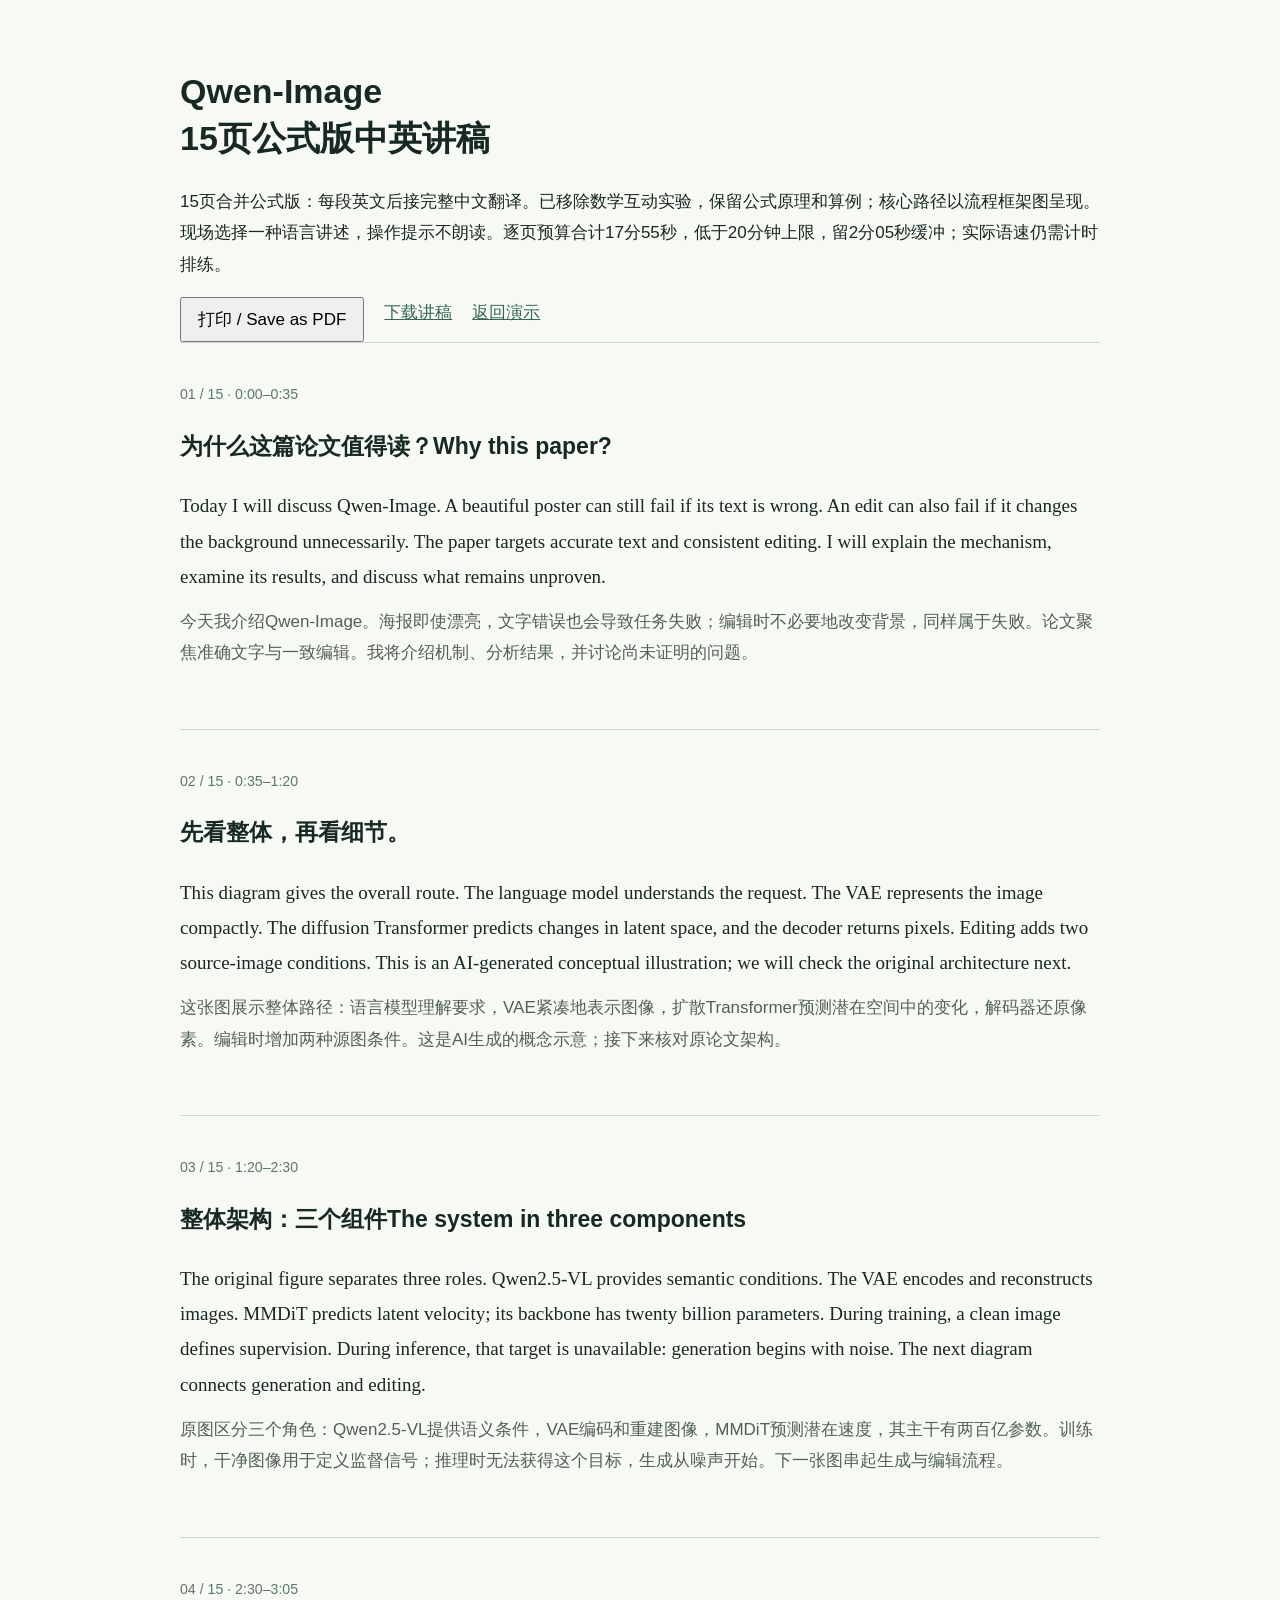
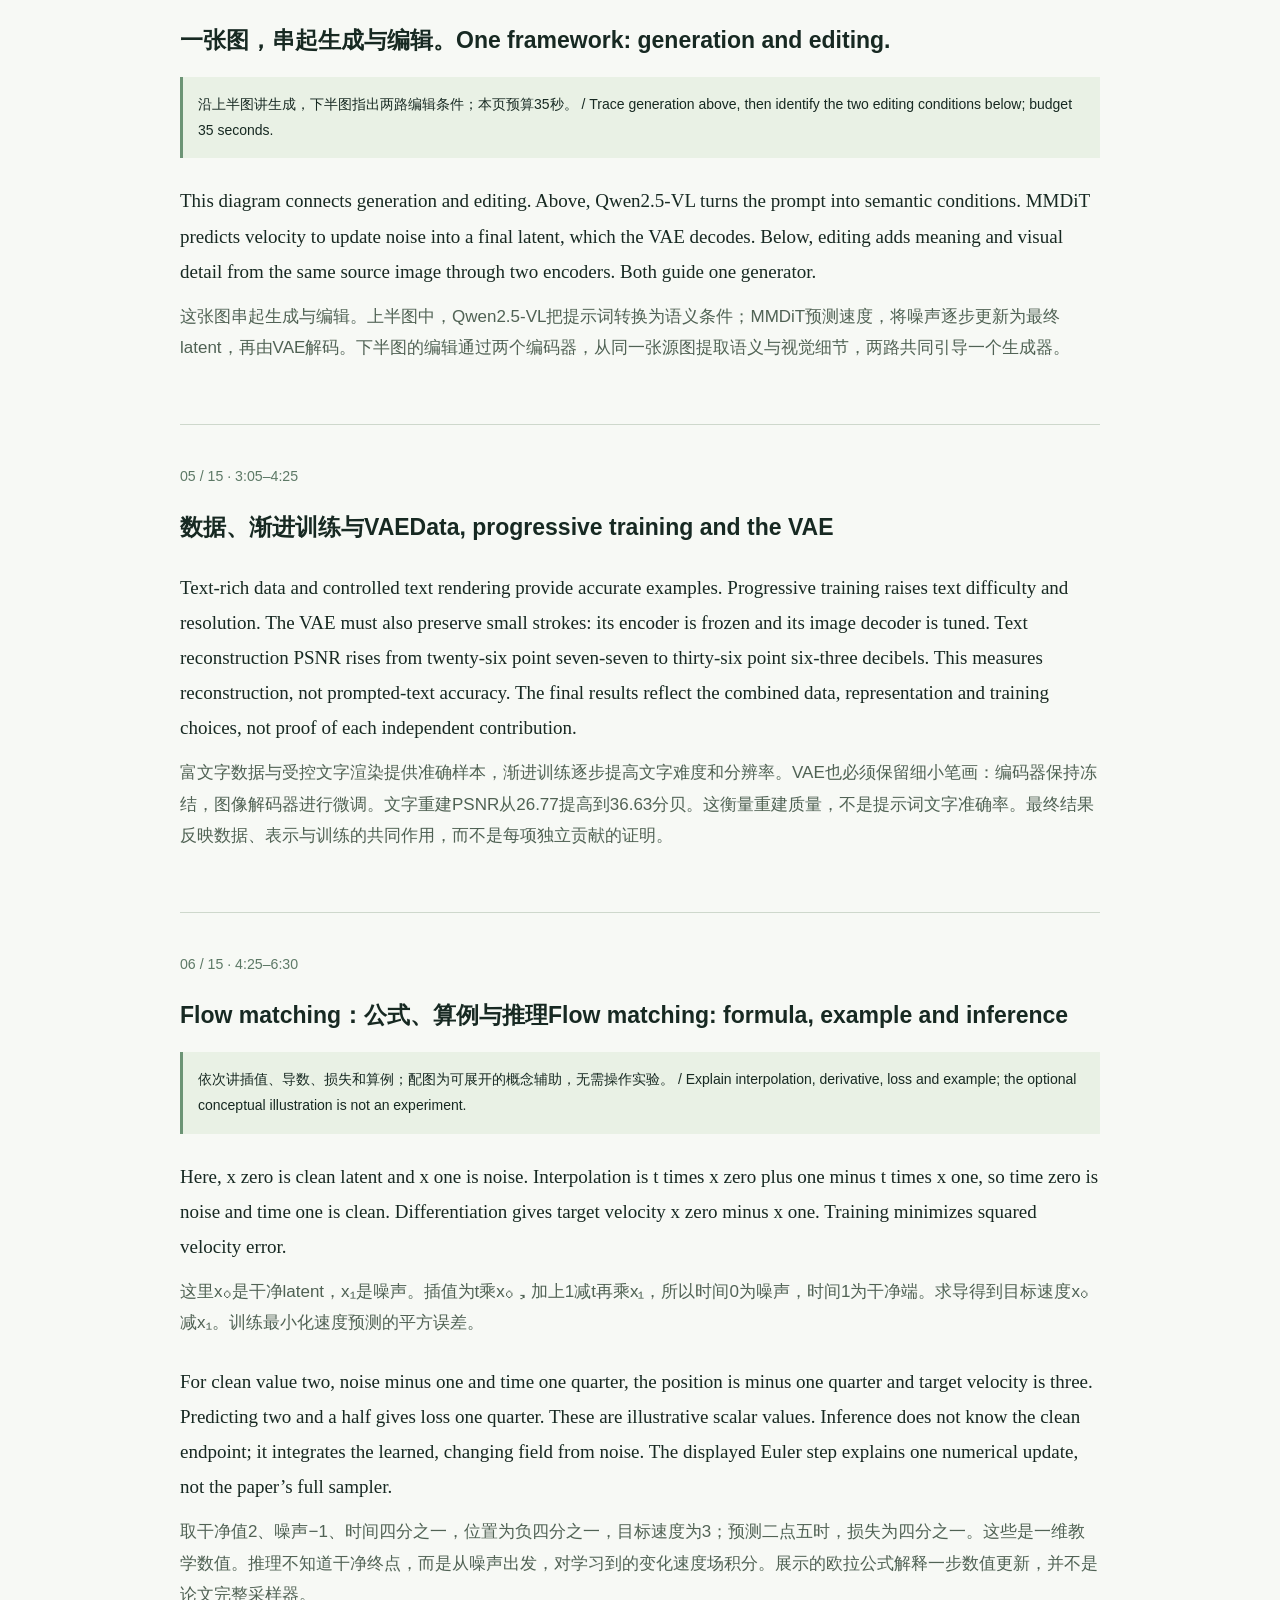
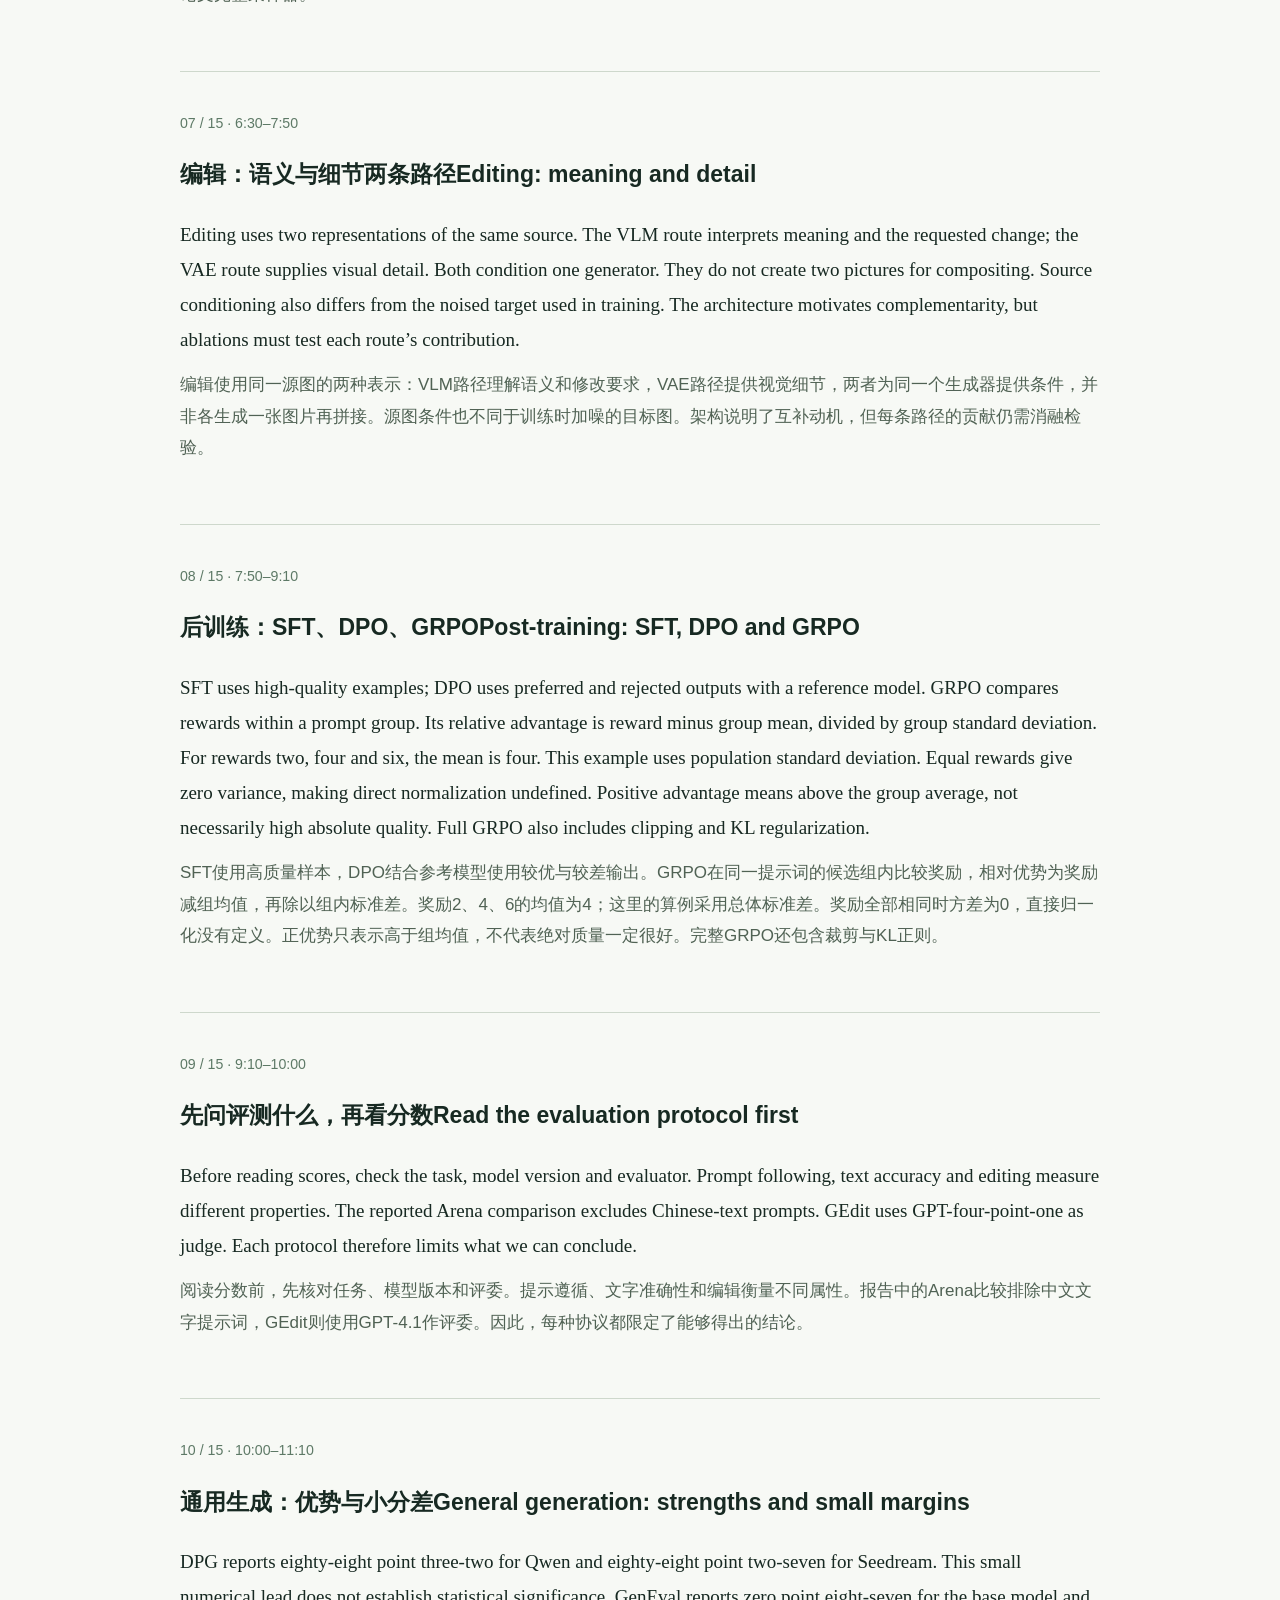
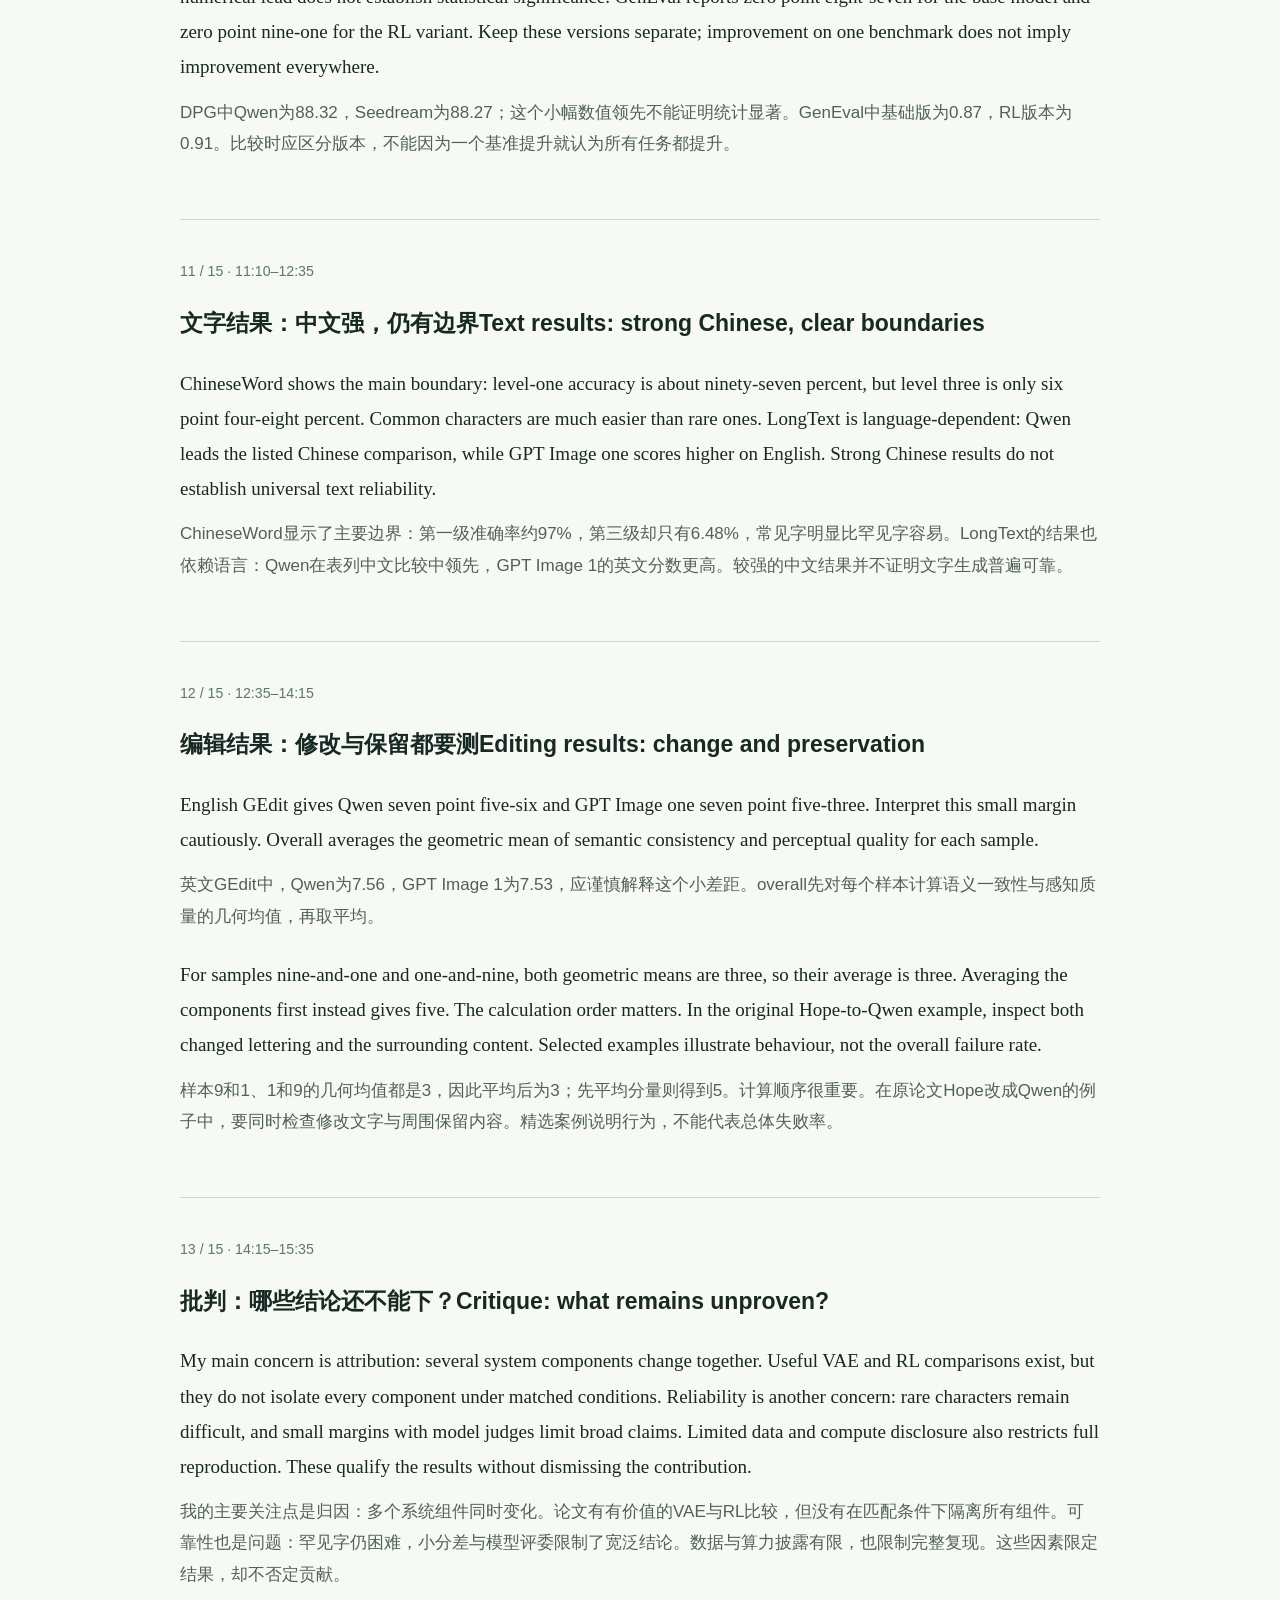
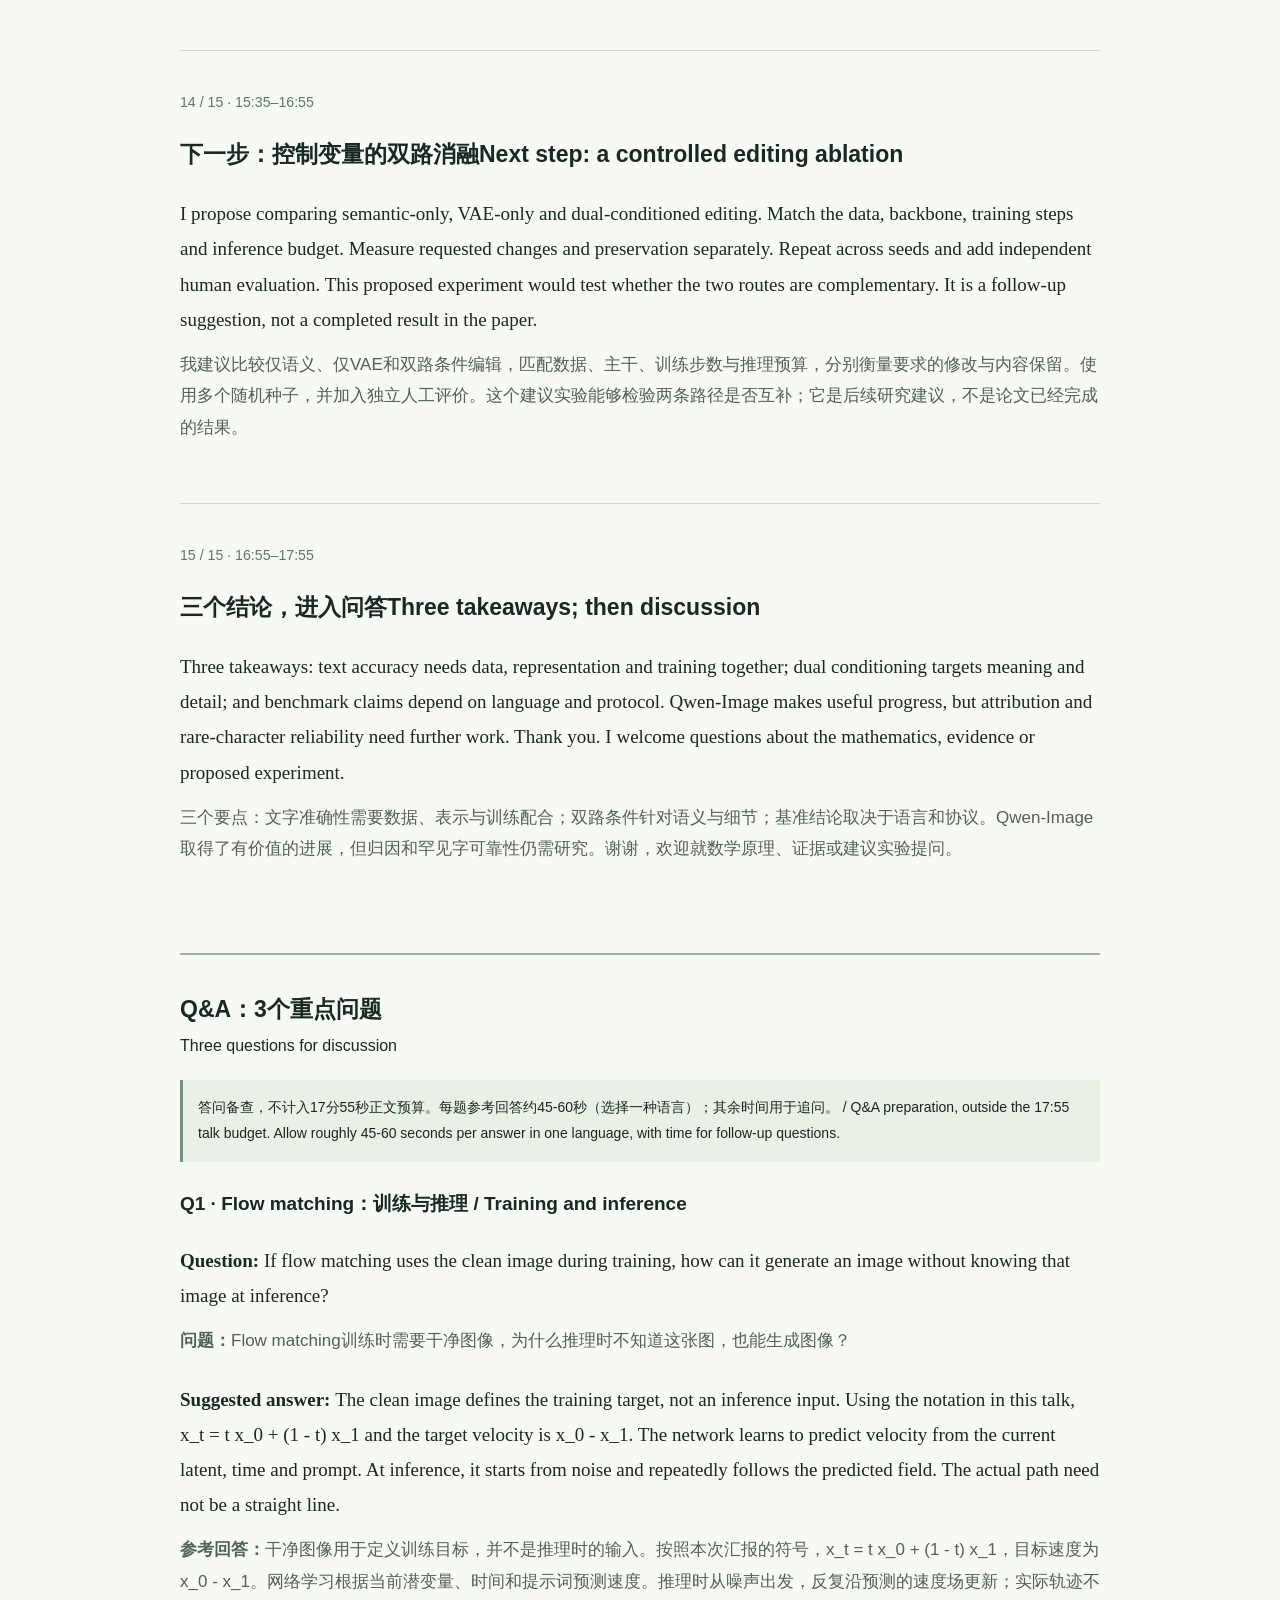
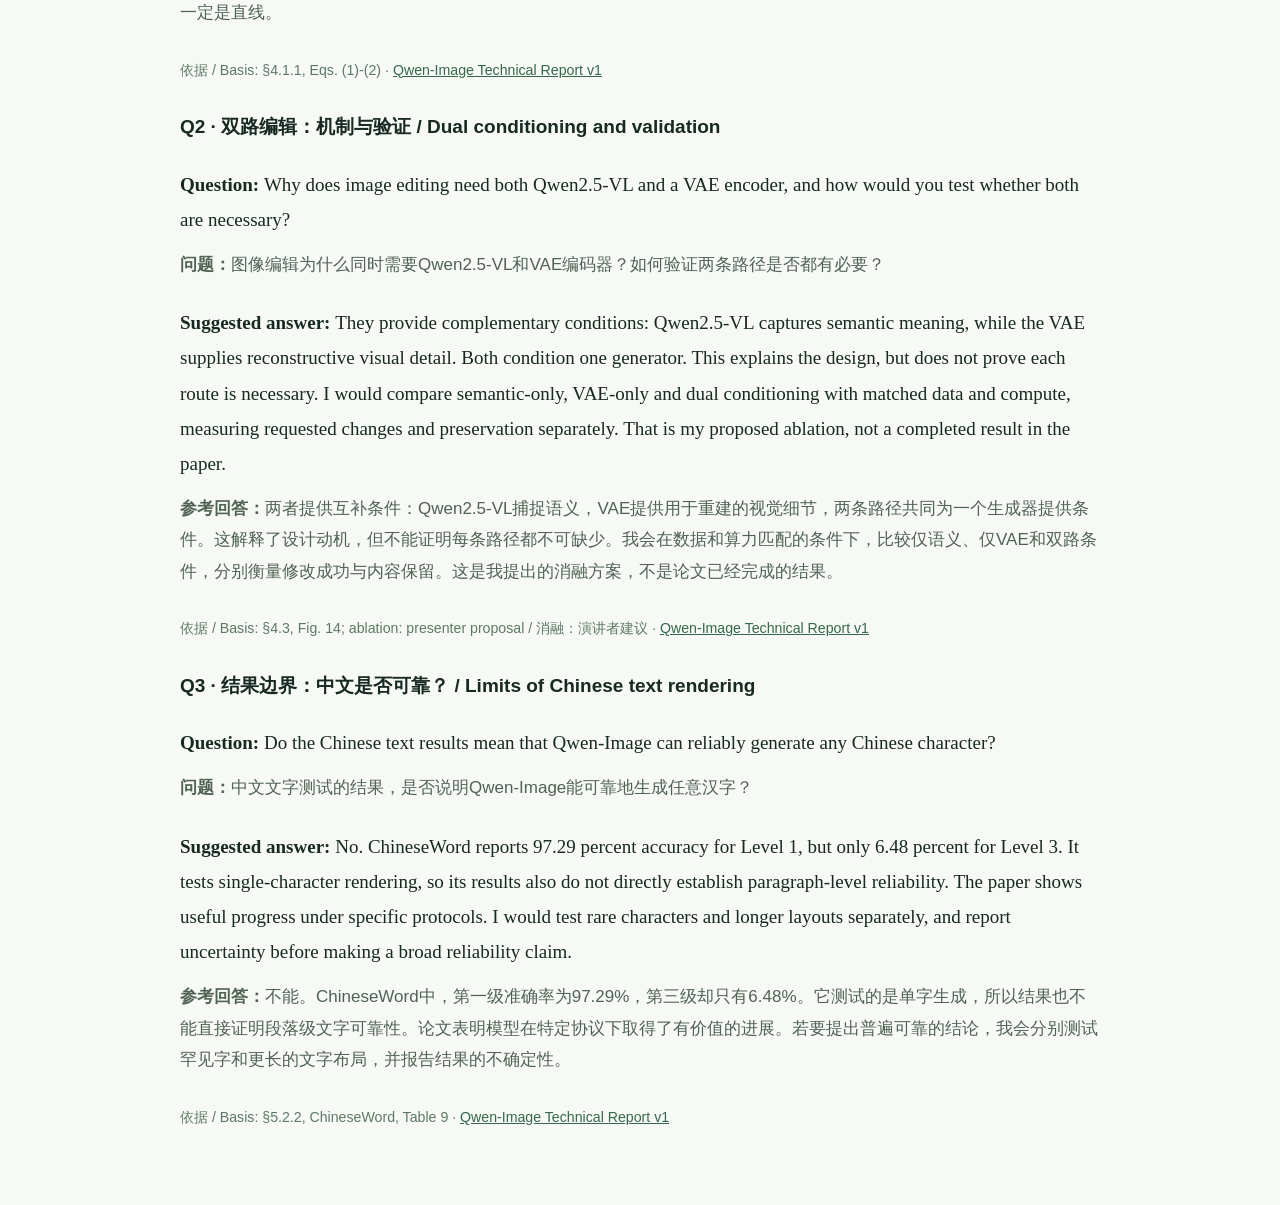
<file: qwen-image/speaker-15-bilingual.html>
<!doctype html><html lang="zh-CN"><head><meta charset="utf-8"><meta name="viewport" content="width=device-width,initial-scale=1"><title>Qwen-Image｜15页公式版讲稿</title><style>body{margin:0;background:#f7f9f5;color:#172922;font:17px/1.85 -apple-system,BlinkMacSystemFont,"PingFang SC",sans-serif}main{max-width:920px;margin:auto;padding:45px 28px}h1{font-size:34px;line-height:1.4}h2{font-size:23px;line-height:1.5}small{color:#5d7966}article{border-top:1px solid #ced8cc;padding:35px 0}.pair{margin:25px 0}.pair p{margin:12px 0}p[lang=en]{font-family:Georgia,serif;font-size:19px}p[lang=zh-CN]{color:#506254}aside{padding:15px;background:#e9f1e5;font-size:14px;border-left:3px solid #6c9475}a{color:#35684c}.tools{display:flex;gap:20px;flex-wrap:wrap}button{font:inherit;padding:5px 16px;cursor:pointer}@media print{body{background:white;font-size:11pt}main{padding:0}.tools{display:none}article{break-before:page;border:0;padding:0}.pair{break-inside:avoid}h2{font-size:17pt}p[lang=en]{font-size:12pt}aside{font-size:10pt}}#qa-prep{border-top:2px solid #9cb29e;margin-top:28px;padding-top:18px}.qa-item{margin:28px 0}h3{font-size:19px;line-height:1.5;break-after:avoid}#qa-prep>h2{break-after:avoid}@media print{article{break-before:auto!important;padding:12pt 0!important}#qa-prep{break-before:auto}.qa-item{margin:18pt 0}h3{font-size:12pt}}</style></head><body><main><h1>Qwen-Image<br>15页公式版中英讲稿</h1><p>15页合并公式版：每段英文后接完整中文翻译。已移除数学互动实验，保留公式原理和算例；核心路径以流程框架图呈现。现场选择一种语言讲述，操作提示不朗读。逐页预算合计17分55秒，低于20分钟上限，留2分05秒缓冲；实际语速仍需计时排练。</p><div class="tools"><button onclick="print()">打印 / Save as PDF</button><a href="speaker-15-final.md" download>下载讲稿</a><a href="index.html">返回演示</a></div><article id="slide-1"><small>01 / 15 · 0:00–0:35</small><h2>为什么这篇论文值得读？Why this paper?</h2><div class="pair"><p lang="en">Today I will discuss Qwen-Image. A beautiful poster can still fail if its text is wrong. An edit can also fail if it changes the background unnecessarily. The paper targets accurate text and consistent editing. I will explain the mechanism, examine its results, and discuss what remains unproven.</p><p lang="zh-CN">今天我介绍Qwen-Image。海报即使漂亮，文字错误也会导致任务失败；编辑时不必要地改变背景，同样属于失败。论文聚焦准确文字与一致编辑。我将介绍机制、分析结果，并讨论尚未证明的问题。</p></div></article><article id="slide-2"><small>02 / 15 · 0:35–1:20</small><h2>先看整体，再看细节。</h2><div class="pair"><p lang="en">This diagram gives the overall route. The language model understands the request. The VAE represents the image compactly. The diffusion Transformer predicts changes in latent space, and the decoder returns pixels. Editing adds two source-image conditions. This is an AI-generated conceptual illustration; we will check the original architecture next.</p><p lang="zh-CN">这张图展示整体路径：语言模型理解要求，VAE紧凑地表示图像，扩散Transformer预测潜在空间中的变化，解码器还原像素。编辑时增加两种源图条件。这是AI生成的概念示意；接下来核对原论文架构。</p></div></article><article id="slide-3"><small>03 / 15 · 1:20–2:30</small><h2>整体架构：三个组件The system in three components</h2><div class="pair"><p lang="en">The original figure separates three roles. Qwen2.5-VL provides semantic conditions. The VAE encodes and reconstructs images. MMDiT predicts latent velocity; its backbone has twenty billion parameters. During training, a clean image defines supervision. During inference, that target is unavailable: generation begins with noise. The next diagram connects generation and editing.</p><p lang="zh-CN">原图区分三个角色：Qwen2.5-VL提供语义条件，VAE编码和重建图像，MMDiT预测潜在速度，其主干有两百亿参数。训练时，干净图像用于定义监督信号；推理时无法获得这个目标，生成从噪声开始。下一张图串起生成与编辑流程。</p></div></article><article id="slide-4"><small>04 / 15 · 2:30–3:05</small><h2>一张图，串起生成与编辑。One framework: generation and editing.</h2><aside>沿上半图讲生成，下半图指出两路编辑条件；本页预算35秒。 / Trace generation above, then identify the two editing conditions below; budget 35 seconds.</aside><div class="pair"><p lang="en">This diagram connects generation and editing. Above, Qwen2.5-VL turns the prompt into semantic conditions. MMDiT predicts velocity to update noise into a final latent, which the VAE decodes. Below, editing adds meaning and visual detail from the same source image through two encoders. Both guide one generator.</p><p lang="zh-CN">这张图串起生成与编辑。上半图中，Qwen2.5-VL把提示词转换为语义条件；MMDiT预测速度，将噪声逐步更新为最终latent，再由VAE解码。下半图的编辑通过两个编码器，从同一张源图提取语义与视觉细节，两路共同引导一个生成器。</p></div></article><article id="slide-5"><small>05 / 15 · 3:05–4:25</small><h2>数据、渐进训练与VAEData, progressive training and the VAE</h2><div class="pair"><p lang="en">Text-rich data and controlled text rendering provide accurate examples. Progressive training raises text difficulty and resolution. The VAE must also preserve small strokes: its encoder is frozen and its image decoder is tuned. Text reconstruction PSNR rises from twenty-six point seven-seven to thirty-six point six-three decibels. This measures reconstruction, not prompted-text accuracy. The final results reflect the combined data, representation and training choices, not proof of each independent contribution.</p><p lang="zh-CN">富文字数据与受控文字渲染提供准确样本，渐进训练逐步提高文字难度和分辨率。VAE也必须保留细小笔画：编码器保持冻结，图像解码器进行微调。文字重建PSNR从26.77提高到36.63分贝。这衡量重建质量，不是提示词文字准确率。最终结果反映数据、表示与训练的共同作用，而不是每项独立贡献的证明。</p></div></article><article id="slide-6"><small>06 / 15 · 4:25–6:30</small><h2>Flow matching：公式、算例与推理Flow matching: formula, example and inference</h2><aside>依次讲插值、导数、损失和算例；配图为可展开的概念辅助，无需操作实验。 / Explain interpolation, derivative, loss and example; the optional conceptual illustration is not an experiment.</aside><div class="pair"><p lang="en">Here, x zero is clean latent and x one is noise. Interpolation is t times x zero plus one minus t times x one, so time zero is noise and time one is clean. Differentiation gives target velocity x zero minus x one. Training minimizes squared velocity error.</p><p lang="zh-CN">这里x₀是干净latent，x₁是噪声。插值为t乘x₀，加上1减t再乘x₁，所以时间0为噪声，时间1为干净端。求导得到目标速度x₀减x₁。训练最小化速度预测的平方误差。</p></div><div class="pair"><p lang="en">For clean value two, noise minus one and time one quarter, the position is minus one quarter and target velocity is three. Predicting two and a half gives loss one quarter. These are illustrative scalar values. Inference does not know the clean endpoint; it integrates the learned, changing field from noise. The displayed Euler step explains one numerical update, not the paper’s full sampler.</p><p lang="zh-CN">取干净值2、噪声−1、时间四分之一，位置为负四分之一，目标速度为3；预测二点五时，损失为四分之一。这些是一维教学数值。推理不知道干净终点，而是从噪声出发，对学习到的变化速度场积分。展示的欧拉公式解释一步数值更新，并不是论文完整采样器。</p></div></article><article id="slide-7"><small>07 / 15 · 6:30–7:50</small><h2>编辑：语义与细节两条路径Editing: meaning and detail</h2><div class="pair"><p lang="en">Editing uses two representations of the same source. The VLM route interprets meaning and the requested change; the VAE route supplies visual detail. Both condition one generator. They do not create two pictures for compositing. Source conditioning also differs from the noised target used in training. The architecture motivates complementarity, but ablations must test each route’s contribution.</p><p lang="zh-CN">编辑使用同一源图的两种表示：VLM路径理解语义和修改要求，VAE路径提供视觉细节，两者为同一个生成器提供条件，并非各生成一张图片再拼接。源图条件也不同于训练时加噪的目标图。架构说明了互补动机，但每条路径的贡献仍需消融检验。</p></div></article><article id="slide-8"><small>08 / 15 · 7:50–9:10</small><h2>后训练：SFT、DPO、GRPOPost-training: SFT, DPO and GRPO</h2><div class="pair"><p lang="en">SFT uses high-quality examples; DPO uses preferred and rejected outputs with a reference model. GRPO compares rewards within a prompt group. Its relative advantage is reward minus group mean, divided by group standard deviation. For rewards two, four and six, the mean is four. This example uses population standard deviation. Equal rewards give zero variance, making direct normalization undefined. Positive advantage means above the group average, not necessarily high absolute quality. Full GRPO also includes clipping and KL regularization.</p><p lang="zh-CN">SFT使用高质量样本，DPO结合参考模型使用较优与较差输出。GRPO在同一提示词的候选组内比较奖励，相对优势为奖励减组均值，再除以组内标准差。奖励2、4、6的均值为4；这里的算例采用总体标准差。奖励全部相同时方差为0，直接归一化没有定义。正优势只表示高于组均值，不代表绝对质量一定很好。完整GRPO还包含裁剪与KL正则。</p></div></article><article id="slide-9"><small>09 / 15 · 9:10–10:00</small><h2>先问评测什么，再看分数Read the evaluation protocol first</h2><div class="pair"><p lang="en">Before reading scores, check the task, model version and evaluator. Prompt following, text accuracy and editing measure different properties. The reported Arena comparison excludes Chinese-text prompts. GEdit uses GPT-four-point-one as judge. Each protocol therefore limits what we can conclude.</p><p lang="zh-CN">阅读分数前，先核对任务、模型版本和评委。提示遵循、文字准确性和编辑衡量不同属性。报告中的Arena比较排除中文文字提示词，GEdit则使用GPT-4.1作评委。因此，每种协议都限定了能够得出的结论。</p></div></article><article id="slide-10"><small>10 / 15 · 10:00–11:10</small><h2>通用生成：优势与小分差General generation: strengths and small margins</h2><div class="pair"><p lang="en">DPG reports eighty-eight point three-two for Qwen and eighty-eight point two-seven for Seedream. This small numerical lead does not establish statistical significance. GenEval reports zero point eight-seven for the base model and zero point nine-one for the RL variant. Keep these versions separate; improvement on one benchmark does not imply improvement everywhere.</p><p lang="zh-CN">DPG中Qwen为88.32，Seedream为88.27；这个小幅数值领先不能证明统计显著。GenEval中基础版为0.87，RL版本为0.91。比较时应区分版本，不能因为一个基准提升就认为所有任务都提升。</p></div></article><article id="slide-11"><small>11 / 15 · 11:10–12:35</small><h2>文字结果：中文强，仍有边界Text results: strong Chinese, clear boundaries</h2><div class="pair"><p lang="en">ChineseWord shows the main boundary: level-one accuracy is about ninety-seven percent, but level three is only six point four-eight percent. Common characters are much easier than rare ones. LongText is language-dependent: Qwen leads the listed Chinese comparison, while GPT Image one scores higher on English. Strong Chinese results do not establish universal text reliability.</p><p lang="zh-CN">ChineseWord显示了主要边界：第一级准确率约97%，第三级却只有6.48%，常见字明显比罕见字容易。LongText的结果也依赖语言：Qwen在表列中文比较中领先，GPT Image 1的英文分数更高。较强的中文结果并不证明文字生成普遍可靠。</p></div></article><article id="slide-12"><small>12 / 15 · 12:35–14:15</small><h2>编辑结果：修改与保留都要测Editing results: change and preservation</h2><div class="pair"><p lang="en">English GEdit gives Qwen seven point five-six and GPT Image one seven point five-three. Interpret this small margin cautiously. Overall averages the geometric mean of semantic consistency and perceptual quality for each sample.</p><p lang="zh-CN">英文GEdit中，Qwen为7.56，GPT Image 1为7.53，应谨慎解释这个小差距。overall先对每个样本计算语义一致性与感知质量的几何均值，再取平均。</p></div><div class="pair"><p lang="en">For samples nine-and-one and one-and-nine, both geometric means are three, so their average is three. Averaging the components first instead gives five. The calculation order matters. In the original Hope-to-Qwen example, inspect both changed lettering and the surrounding content. Selected examples illustrate behaviour, not the overall failure rate.</p><p lang="zh-CN">样本9和1、1和9的几何均值都是3，因此平均后为3；先平均分量则得到5。计算顺序很重要。在原论文Hope改成Qwen的例子中，要同时检查修改文字与周围保留内容。精选案例说明行为，不能代表总体失败率。</p></div></article><article id="slide-13"><small>13 / 15 · 14:15–15:35</small><h2>批判：哪些结论还不能下？Critique: what remains unproven?</h2><div class="pair"><p lang="en">My main concern is attribution: several system components change together. Useful VAE and RL comparisons exist, but they do not isolate every component under matched conditions. Reliability is another concern: rare characters remain difficult, and small margins with model judges limit broad claims. Limited data and compute disclosure also restricts full reproduction. These qualify the results without dismissing the contribution.</p><p lang="zh-CN">我的主要关注点是归因：多个系统组件同时变化。论文有有价值的VAE与RL比较，但没有在匹配条件下隔离所有组件。可靠性也是问题：罕见字仍困难，小分差与模型评委限制了宽泛结论。数据与算力披露有限，也限制完整复现。这些因素限定结果，却不否定贡献。</p></div></article><article id="slide-14"><small>14 / 15 · 15:35–16:55</small><h2>下一步：控制变量的双路消融Next step: a controlled editing ablation</h2><div class="pair"><p lang="en">I propose comparing semantic-only, VAE-only and dual-conditioned editing. Match the data, backbone, training steps and inference budget. Measure requested changes and preservation separately. Repeat across seeds and add independent human evaluation. This proposed experiment would test whether the two routes are complementary. It is a follow-up suggestion, not a completed result in the paper.</p><p lang="zh-CN">我建议比较仅语义、仅VAE和双路条件编辑，匹配数据、主干、训练步数与推理预算，分别衡量要求的修改与内容保留。使用多个随机种子，并加入独立人工评价。这个建议实验能够检验两条路径是否互补；它是后续研究建议，不是论文已经完成的结果。</p></div></article><article id="slide-15"><small>15 / 15 · 16:55–17:55</small><h2>三个结论，进入问答Three takeaways; then discussion</h2><div class="pair"><p lang="en">Three takeaways: text accuracy needs data, representation and training together; dual conditioning targets meaning and detail; and benchmark claims depend on language and protocol. Qwen-Image makes useful progress, but attribution and rare-character reliability need further work. Thank you. I welcome questions about the mathematics, evidence or proposed experiment.</p><p lang="zh-CN">三个要点：文字准确性需要数据、表示与训练配合；双路条件针对语义与细节；基准结论取决于语言和协议。Qwen-Image取得了有价值的进展，但归因和罕见字可靠性仍需研究。谢谢，欢迎就数学原理、证据或建议实验提问。</p></div></article><section id="qa-prep"><h2>Q&amp;A：3个重点问题<br><span style="font-size:12pt;font-weight:500">Three questions for discussion</span></h2><aside>答问备查，不计入17分55秒正文预算。每题参考回答约45-60秒（选择一种语言）；其余时间用于追问。 / Q&amp;A preparation, outside the 17:55 talk budget. Allow roughly 45-60 seconds per answer in one language, with time for follow-up questions.</aside><div class="qa-item" id="question-1"><h3>Q1 · Flow matching：训练与推理 / Training and inference</h3><div class="pair"><p lang="en"><strong>Question: </strong>If flow matching uses the clean image during training, how can it generate an image without knowing that image at inference?</p><p lang="zh-CN"><strong>问题：</strong>Flow matching训练时需要干净图像，为什么推理时不知道这张图，也能生成图像？</p></div><div class="pair"><p lang="en"><strong>Suggested answer: </strong>The clean image defines the training target, not an inference input. Using the notation in this talk, x_t = t x_0 + (1 - t) x_1 and the target velocity is x_0 - x_1. The network learns to predict velocity from the current latent, time and prompt. At inference, it starts from noise and repeatedly follows the predicted field. The actual path need not be a straight line.</p><p lang="zh-CN"><strong>参考回答：</strong>干净图像用于定义训练目标，并不是推理时的输入。按照本次汇报的符号，x_t = t x_0 + (1 - t) x_1，目标速度为x_0 - x_1。网络学习根据当前潜变量、时间和提示词预测速度。推理时从噪声出发，反复沿预测的速度场更新；实际轨迹不一定是直线。</p></div><small>依据 / Basis: §4.1.1, Eqs. (1)-(2) · <a href="https://arxiv.org/html/2508.02324v1" target="_blank" rel="noopener">Qwen-Image Technical Report v1</a></small></div><div class="qa-item" id="question-2"><h3>Q2 · 双路编辑：机制与验证 / Dual conditioning and validation</h3><div class="pair"><p lang="en"><strong>Question: </strong>Why does image editing need both Qwen2.5-VL and a VAE encoder, and how would you test whether both are necessary?</p><p lang="zh-CN"><strong>问题：</strong>图像编辑为什么同时需要Qwen2.5-VL和VAE编码器？如何验证两条路径是否都有必要？</p></div><div class="pair"><p lang="en"><strong>Suggested answer: </strong>They provide complementary conditions: Qwen2.5-VL captures semantic meaning, while the VAE supplies reconstructive visual detail. Both condition one generator. This explains the design, but does not prove each route is necessary. I would compare semantic-only, VAE-only and dual conditioning with matched data and compute, measuring requested changes and preservation separately. That is my proposed ablation, not a completed result in the paper.</p><p lang="zh-CN"><strong>参考回答：</strong>两者提供互补条件：Qwen2.5-VL捕捉语义，VAE提供用于重建的视觉细节，两条路径共同为一个生成器提供条件。这解释了设计动机，但不能证明每条路径都不可缺少。我会在数据和算力匹配的条件下，比较仅语义、仅VAE和双路条件，分别衡量修改成功与内容保留。这是我提出的消融方案，不是论文已经完成的结果。</p></div><small>依据 / Basis: §4.3, Fig. 14; ablation: presenter proposal / 消融：演讲者建议 · <a href="https://arxiv.org/html/2508.02324v1" target="_blank" rel="noopener">Qwen-Image Technical Report v1</a></small></div><div class="qa-item" id="question-3"><h3>Q3 · 结果边界：中文是否可靠？ / Limits of Chinese text rendering</h3><div class="pair"><p lang="en"><strong>Question: </strong>Do the Chinese text results mean that Qwen-Image can reliably generate any Chinese character?</p><p lang="zh-CN"><strong>问题：</strong>中文文字测试的结果，是否说明Qwen-Image能可靠地生成任意汉字？</p></div><div class="pair"><p lang="en"><strong>Suggested answer: </strong>No. ChineseWord reports 97.29 percent accuracy for Level 1, but only 6.48 percent for Level 3. It tests single-character rendering, so its results also do not directly establish paragraph-level reliability. The paper shows useful progress under specific protocols. I would test rare characters and longer layouts separately, and report uncertainty before making a broad reliability claim.</p><p lang="zh-CN"><strong>参考回答：</strong>不能。ChineseWord中，第一级准确率为97.29%，第三级却只有6.48%。它测试的是单字生成，所以结果也不能直接证明段落级文字可靠性。论文表明模型在特定协议下取得了有价值的进展。若要提出普遍可靠的结论，我会分别测试罕见字和更长的文字布局，并报告结果的不确定性。</p></div><small>依据 / Basis: §5.2.2, ChineseWord, Table 9 · <a href="https://arxiv.org/html/2508.02324v1" target="_blank" rel="noopener">Qwen-Image Technical Report v1</a></small></div></section></main></body></html>
</file>
<file: qwen-image/style.css>
:root{--ink:#14273c;--navy:#09182a;--muted:#657587;--mint:#95dec9;--paper:#f4f6f2;--line:#dce4e1}*{box-sizing:border-box}html{scroll-behavior:smooth}body{margin:0;background:var(--paper);color:var(--ink);font-family:-apple-system,BlinkMacSystemFont,"PingFang SC","Microsoft YaHei",sans-serif}a{color:inherit;text-decoration:none}button,input,select{font:inherit}button,a,summary,select{outline-offset:4px}button:focus-visible,a:focus-visible,summary:focus-visible,input:focus-visible,select:focus-visible{outline:3px solid #de9e36}header{height:76px;display:flex;align-items:center;gap:30px;padding:0 max(5vw,24px);position:sticky;top:0;z-index:10;background:rgba(244,246,242,.94);backdrop-filter:blur(16px);border-bottom:1px solid var(--line)}.brand{font-size:15px;font-weight:750;letter-spacing:.05em;white-space:nowrap}.brand span{color:#71a999}nav{display:flex;gap:28px;margin-left:auto;font-size:13px;color:#536678}nav a:hover,.paper:hover{color:#008e77}.paper{font-size:13px;font-weight:700;border:1px solid #bdcbc7;border-radius:40px;padding:10px 16px}.wrap{max-width:1260px;margin:auto;padding-left:48px;padding-right:48px}.hero{min-height:650px;display:grid;grid-template-columns:0.85fr 1.15fr;gap:55px;align-items:center;padding-top:70px;padding-bottom:85px}.eyebrow{font-size:11px;font-weight:800;letter-spacing:.17em;color:#399881}.dot{display:inline-block;width:8px;height:8px;border-radius:100%;background:#6dcab0;margin-right:9px}.hero h1{font-family:Georgia,"Songti SC",serif;letter-spacing:-.055em;font-size:clamp(54px,5.7vw,72px);line-height:1.1;margin:26px 0}.hero h1 span{color:#3aa98f}.hero-copy>p{font-size:16px;line-height:1.95;color:#5b6c79;max-width:480px}.hero-actions{display:flex;gap:12px;flex-wrap:wrap;margin-top:34px}.button{display:inline-flex;align-items:center;gap:20px;border-radius:5px;padding:15px 20px;font-size:13px;font-weight:700;min-height:48px}.primary{background:#123c37;color:white;border:1px solid #123c37}.ghost{border:1px solid #c2d1ca}.hero-meta{display:flex;flex-wrap:wrap;gap:16px;font-size:10px;letter-spacing:.09em;color:#85918c;margin-top:70px}.hero-art{position:relative;background:#081729;border-radius:10px;overflow:hidden;box-shadow:0 30px 65px #09211b1c}.hero-art img{display:block;width:100%;min-height:360px;object-fit:cover}.art-label{position:absolute;bottom:18px;left:20px;color:#fff;display:flex;flex-direction:column;gap:6px;font-size:13px}.art-label span{font-size:9px;letter-spacing:.18em;color:#a3e4d7}.intro-band{background:#e0ece6;padding:55px 0}.intro-band .wrap{display:grid;grid-template-columns:1fr 2fr 1.3fr;align-items:center;gap:35px}.intro-band p{font-size:10px;letter-spacing:.18em;color:#408b7d;font-weight:700}.intro-band h2{font:36px/1.2 Georgia,"Songti SC",serif;margin:0}.intro-band h2 span{color:#31937d}.intro-band div div{font-size:14px;line-height:1.8;color:#5a706c}.section{padding-top:110px;padding-bottom:110px}.section-head{display:flex;align-items:end;justify-content:space-between;gap:35px;margin-bottom:42px}.section-head h2{font:clamp(32px,4vw,48px)/1.18 Georgia,"Songti SC",serif;letter-spacing:-.025em;margin:15px 0 0}.section-head>p{max-width:370px;font-size:14px;line-height:1.8;color:#718077;margin:0}.flow-grid{display:grid;grid-template-columns:repeat(4,1fr);gap:1px;background:#d8e3de;border:1px solid #d8e3de}.flow-grid article{background:#fbfcf9;padding:30px 25px;min-height:240px}.flow-grid article>span{font:italic 34px Georgia;color:#86b4a6}.flow-grid h3{margin:32px 0 12px;font-size:19px}.flow-grid p{font-size:14px;line-height:1.75;color:#667776}.flow-grid small{color:#9aaba4}.lab{background:#091b2d;color:#f2f7f5}.lab .section-head>p{color:#a5b6be}.light{color:#87d8c2}.lab-grid{display:grid;grid-template-columns:325px 1fr;border:1px solid #294159;background:#10273d}.controls{padding:27px;border-right:1px solid #294159}.control-head{display:flex;align-items:center;justify-content:space-between;margin-bottom:30px;gap:10px}.pill{border:1px solid #538d85;color:#a6dfce;border-radius:20px;padding:5px 8px;font-size:10px}label{display:block;font-size:13px;color:#c8d6d7;margin:21px 0}label output{float:right;color:#86ddc6;font-variant-numeric:tabular-nums}input[type=range]{display:block;width:100%;accent-color:#7bd1bb;margin:12px 0}.preset,.prediction>div,.player{display:flex;gap:8px;flex-wrap:wrap}button{border:1px solid #405b6c;background:#182f42;color:#e5efed;border-radius:4px;padding:10px 12px;min-height:44px;cursor:pointer;font-size:12px}button:hover{border-color:#85d1bd}.prediction{border-top:1px solid #30495d;margin-top:28px;padding-top:23px}.prediction b{font-size:13px;line-height:1.6}.prediction>div{margin-top:12px}.prediction p,.explain{font-size:12px;line-height:1.7;color:#a7bdc4}.visual{padding:32px}.visual-title{display:flex;justify-content:space-between;align-items:center}.visual-title span{font-size:10px;letter-spacing:.18em;color:#83bdad}.visual h3{font-size:18px;margin:9px 0}.time{color:#bdd5d0;font-size:14px}.time strong{font-size:27px;color:#82ddc6}.visual svg{width:100%;display:block;margin:4px auto}.formula{text-align:center;font:24px Georgia;color:#f7e9c3}.values{display:grid;grid-template-columns:repeat(3,1fr);gap:8px;margin:25px 0}.values div{padding:16px;background:#162f43}.values span{display:block;font-size:11px;color:#a6bac2}.values b{display:block;margin-top:10px;font-size:22px;color:#88dcc7}.scrub{display:flex;align-items:center;gap:14px;margin:25px 0;color:#b8c9ca}.scrub input{flex:1}.scrub span{font-size:11px;white-space:nowrap}.player label{margin:0 0 0 auto;display:flex;align-items:center;gap:8px}.player select{background:#10273d;color:#fff;border:1px solid #405b6c;padding:8px}.lab-foot{font-size:12px;color:#98aeb4;line-height:1.8;margin-top:22px}.video-layout{display:grid;grid-template-columns:minmax(200px,360px) 1fr;gap:70px;align-items:center;padding:35px;background:#e3eee8}.video-layout video{width:100%;max-height:620px;background:#07111d;object-fit:contain}.video-layout h3{font:32px Georgia,"Songti SC",serif}.video-layout p{line-height:1.9;color:#5c706b;max-width:450px}.dark{margin-left:8px}.notes{background:#e7efeb}details{background:#fbfcf9;border:1px solid #d5e2dc}summary{list-style:none;cursor:pointer;padding:24px 30px;font-weight:750}summary span{float:right}.prose{padding:5px 40px 55px;max-width:1000px;line-height:1.9;color:#344b54;font-size:15px}.prose h1{display:none}.prose h2{font-size:25px;margin-top:55px;color:#153832;border-top:1px solid #dce7e1;padding-top:28px}.prose h3{font-size:17px;margin-top:30px}.prose a{color:#078571;text-decoration:underline}.prose table{border-collapse:collapse;width:100%;display:block;overflow-x:auto}.prose th,.prose td{border:1px solid #d9e5de;padding:10px 12px;min-width:115px;text-align:left;vertical-align:top;font-size:13px}.prose th{background:#edf5ef}.prose pre{overflow:auto;padding:20px;background:#10273d;color:#d5f1e4}.prose blockquote{border-left:3px solid #82c6b2;margin-left:0;padding-left:20px;color:#687b73}footer{background:#071626;color:#d0e0db;padding:45px 0;font-size:12px}footer .wrap{display:flex;align-items:center;gap:30px}footer span{color:#8cd7c0;letter-spacing:.12em;font-size:10px}footer p{flex:1;color:#94a9ae}footer a{white-space:nowrap}@media(max-width:900px){nav{gap:12px}.hero{grid-template-columns:1fr;gap:30px}.hero-art img{min-height:250px}.hero-meta{margin-top:35px}.intro-band .wrap{grid-template-columns:1fr}.flow-grid{grid-template-columns:repeat(2,1fr)}.lab-grid{grid-template-columns:1fr}.controls{border-right:0;border-bottom:1px solid #294159}.section-head{align-items:start;flex-direction:column}.video-layout{gap:25px}}@media(max-width:600px){header{height:65px;padding:0 20px}nav{overflow:auto;white-space:nowrap;gap:15px}nav a{font-size:12px}.paper{display:none}.brand{font-size:13px}.wrap{padding-left:22px;padding-right:22px}.hero{padding-top:48px;padding-bottom:65px;min-height:auto}.hero h1{font-size:54px}.section{padding-top:75px;padding-bottom:75px}.flow-grid{grid-template-columns:1fr 1fr}.flow-grid article{padding:20px 17px}.flow-grid h3{margin-top:18px}.visual{padding:20px}.values{gap:4px}.values div{padding:10px}.values b{font-size:18px}.scrub{display:block}.player label{margin-left:0}.video-layout{grid-template-columns:1fr;padding:20px}.video-layout video{max-height:530px}.prose{padding:5px 20px 35px}.intro-band h2{font-size:30px}footer .wrap{display:block}footer p{line-height:1.8}.dark{margin-left:0}}@media(prefers-reduced-motion:reduce){html{scroll-behavior:auto}*{transition:none!important;animation:none!important}}
.metric-lab{display:grid;grid-template-columns:1fr 1.7fr;gap:40px;margin-top:65px;border-top:1px solid #385163;padding-top:38px}.metric-lab h3{font:27px/1.3 Georgia,"Songti SC",serif}.metric-lab p{font-size:13px;color:#b7c9c9;line-height:1.8}.metric-inputs{display:grid;grid-template-columns:repeat(4,1fr);gap:10px}.metric-inputs label{margin:0}.metric-inputs input{width:100%;display:block;margin-top:9px;padding:10px;border:1px solid #405b6c;border-radius:4px;background:#0b1c2f;color:white;min-height:44px}.metric-results{display:grid;grid-template-columns:1fr 1fr;gap:10px;margin-top:18px}.metric-results div{padding:15px;background:#183247}.metric-results span,.metric-results small{display:block;font-size:11px;color:#b2c6c6}.metric-results b{display:block;color:#92e1c5;font-size:25px;margin:8px 0}@media(max-width:900px){.metric-lab{grid-template-columns:1fr}}@media(max-width:600px){.metric-inputs{grid-template-columns:1fr 1fr}}
.prep{background:#f4f6f2}.prep-grid{display:grid;grid-template-columns:1fr 1fr;gap:18px}.prep-card{padding:28px;background:#fff;border:1px solid #d4e2db;border-radius:6px}.prep-card h3{font:27px/1.3 Georgia,"Songti SC",serif;color:#163f37}.prep-card p{font-size:14px;line-height:1.8;color:#5d706b}.prep-card label{color:#45625a}.prep-card label output{color:#197d68}.badge2{display:inline-block;padding:6px 10px;border:1px solid #c6e2d5;color:#267e6a;font-size:11px}.comparison{display:grid;grid-template-columns:1fr 1fr;gap:8px}.comparison div{padding:14px;background:#edf5ef;min-width:0}.comparison span,.comparison small{display:block;font-size:11px;color:#597468}.comparison b{display:block;font-size:24px;margin:6px 0;color:#196f5d}.exercise{border-top:1px solid #dce8df;padding-top:18px;margin-top:18px}.exercise b{font-size:13px}.exercise div{display:flex;gap:8px;flex-wrap:wrap;margin-top:12px}.prep-card button{border-color:#a9c9bc;color:#175d4c;background:#f5faf6}.reward-inputs{display:grid;grid-template-columns:repeat(3,1fr);gap:10px}.reward-inputs input{display:block;width:100%;min-height:44px;margin-top:7px;padding:8px;border:1px solid #bad1c3;border-radius:4px}.advantage{margin-top:12px;padding:16px;background:#eef6f1;font-size:15px;font-variant-numeric:tabular-nums;color:#166650}.prep-notes{margin-top:26px}@media(max-width:800px){.prep-grid{grid-template-columns:1fr}}
/* Language switch: label names the language the button will activate. */
.language-toggle{border:1px solid #bdcbc7;background:transparent;border-radius:50%;width:42px;height:42px;flex:none;font-size:12px;font-weight:800;letter-spacing:.03em;color:var(--ink);cursor:pointer}.language-toggle:hover{background:#e0ece6}html[data-lang="zh"] .only-en,html[data-lang="en"] .only-zh{display:none!important}@media(max-width:700px){header{gap:10px}.language-toggle{width:38px;height:38px}.hero h1{font-size:clamp(42px,10vw,60px)}}
.subtitle-controls{display:flex;align-items:center;gap:8px;flex-wrap:wrap;padding:14px 0;color:#536678;font-size:13px}.subtitle-controls span{font-weight:700;margin-right:4px}.subtitle-controls button{border:1px solid #bdcbc7;border-radius:20px;background:transparent;color:#253d4c;padding:7px 14px;cursor:pointer}.subtitle-controls button[aria-pressed="true"]{background:#123c37;border-color:#123c37;color:#fff}.subtitle-controls button:hover{border-color:#268e7a}.video-player video::cue{background:rgba(5,14,25,.88);color:#fff;font-family:system-ui,sans-serif}
</file>
<file: qwen-image/presentation.css>
:root{--paper:#fbfcf9;--ink:#172922;--muted:#68736c;--line:#dce3db;--accent:#42755b}html{scroll-padding-top:90px}body{background:var(--paper);color:var(--ink)}header{height:78px;background:var(--paper);gap:20px;padding:0 5vw}.brand{font-size:17px;letter-spacing:0}.brand b{font:italic 35px Georgia;margin-right:10px;color:#42755b}nav{gap:22px}header button{cursor:pointer;border:0;background:none;color:inherit;white-space:nowrap;font-size:13px}.language-toggle{border:1px solid var(--line)}#present-start{background:#19382b;color:white;padding:12px 18px;border-radius:5px}.wrap{max-width:1240px;padding-left:54px;padding-right:54px}.hero{min-height:690px;grid-template-columns:1.2fr 1fr;gap:55px;padding-top:95px;padding-bottom:75px}.hero h1{font:clamp(48px,5.8vw,80px)/1.07 Georgia,"Songti SC",serif;letter-spacing:-.045em;margin:25px 0}.hero h1 span{color:inherit}.hero h2{font-size:17px;font-weight:500}.hero-art{box-shadow:none;background:none;border-radius:0;overflow:visible}.hero-art img{min-height:0;border-radius:4px}.hero-art p{font-size:11px;color:var(--muted)}.hero-time{font-size:11px!important;letter-spacing:.12em}.eyebrow{font-size:11px;color:#64806e}.overview{padding-top:60px;padding-bottom:90px;border-top:1px solid var(--line)}.overview>h2,.part-heading h2,.policy>h2{font:46px/1.2 Georgia,"Songti SC",serif;margin:18px 0 35px}.part-grid{display:grid;grid-template-columns:repeat(4,1fr);gap:20px}.part-grid>a{border-top:1px solid #99aaa0;padding:20px 0}.part-grid small{color:#64806e}.part-grid h3{font-size:21px}.part-grid span{font-size:12px}.study-toolbar{display:flex;flex-wrap:wrap;gap:12px;align-items:center;margin-top:28px}.study-toolbar button,.study-toolbar a,.downloads a{border:1px solid var(--line);background:transparent;color:inherit;font-size:13px;border-radius:5px;padding:11px 15px;cursor:pointer}.presentation-part{padding-top:50px}.part-heading{padding:40px 0 15px;border-top:1px solid var(--line)}.part-heading small,.policy>small{letter-spacing:.12em;color:var(--muted);font-size:11px}.chapter{padding:52px 0 65px;position:relative;border-top:1px solid var(--line);scroll-margin-top:85px}.chapter-meta{display:flex;gap:25px;color:#697c70;font-size:12px;letter-spacing:.06em}.evidence-tag{margin-top:20px;font-size:11px;color:#64806e}.chapter>h2{font:clamp(31px,3.5vw,44px)/1.25 Georgia,"Songti SC",serif;letter-spacing:-.025em;max-width:920px;margin:14px 0 24px}.chapter-body{font-size:19px;line-height:1.85;max-width:850px;color:#4d6155}.chapter-body li{margin:10px 0;padding-left:5px}.source-line{font-size:12px;color:var(--muted);margin-top:24px;line-height:1.8}.source-line a{text-decoration:underline;text-underline-offset:4px}.chapter figure{margin:35px 0;max-width:950px;background:white;padding:15px;border:1px solid var(--line)}.chapter figure img{display:block;width:100%;max-height:480px;object-fit:contain}.chapter figcaption{font-size:12px;color:#697c70;margin-top:12px}.worked{font:23px/1.8 Georgia,serif;padding:25px;background:#eef4ed;border-left:3px solid #73977d;margin:25px 0;overflow-wrap:anywhere}.speaker-note{margin-top:25px;background:#f1f5ee;border:1px solid var(--line);border-radius:5px;max-width:950px}.speaker-note summary{padding:15px 20px;font-size:13px;cursor:pointer}.speaker-note>div{padding:0 24px 24px;line-height:1.95;font-size:16px;white-space:pre-line}body[data-notes="zh"] .note-en,body[data-notes="en"] .note-zh{display:none}#qa{padding-top:40px;padding-bottom:70px}#question-bank details{padding:0;border-top:1px solid var(--line)}#question-bank summary{font-size:17px;padding:22px 4px;cursor:pointer;line-height:1.5}#question-bank details>p{font-size:16px;line-height:1.9;max-width:850px;padding:0 4px 20px}.policy{padding-top:70px;padding-bottom:100px;border-top:1px solid var(--line)}.policy>p{font-size:16px;line-height:1.9;max-width:950px}.evidence-grid{display:grid;grid-template-columns:repeat(3,1fr);gap:30px}.evidence-grid p{line-height:1.9;color:var(--muted);font-size:14px}.downloads{display:flex;gap:12px;flex-wrap:wrap;margin-top:28px}.extras{background:#f3f6f0}.extras .section{padding-top:65px;padding-bottom:65px}.notes{background:transparent}.primary{background:#19382b;border-color:#19382b}#present-controls{position:fixed;bottom:20px;left:50%;transform:translateX(-50%);z-index:30;align-items:center;gap:18px;background:#172e24;color:white;padding:12px 20px;border-radius:40px;box-shadow:0 4px 30px #0002}#present-controls:not([hidden]){display:flex}#present-controls button{color:white;background:none;border:none;font-size:18px;cursor:pointer}body.presenting .hero,body.presenting .overview,body.presenting .part-heading,body.presenting #qa,body.presenting .extras,body.presenting .policy,body.presenting footer,body.presenting .chapter:not(.is-current){display:none}body.presenting .presentation-part{padding-top:0}body.presenting .chapter.is-current{min-height:calc(100vh - 78px);border:0;padding-top:45px;padding-bottom:95px}body.presenting .chapter>h2{font-size:clamp(35px,4.5vw,58px)}body.presenting .chapter-body{font-size:22px}body.dark{--paper:#111e18;--ink:#e7eee5;--muted:#a5b4a8;--line:#33493b;background:var(--paper)}body.dark .chapter-body{color:#bdcdbf}body.dark .speaker-note,body.dark .worked,body.dark .extras{background:#1d3025}body.dark .prose,body.dark .prep-card{color:#172922}body.dark .section-head h2{color:inherit}body.dark .hero-art p{color:var(--muted)}@media(max-width:900px){header{gap:10px;flex-wrap:wrap;height:auto;min-height:75px;padding:12px 20px}nav{order:2;width:100%;margin:0;overflow:auto;justify-content:space-between}header .brand{margin-right:auto}.wrap{padding-left:25px;padding-right:25px}.hero{grid-template-columns:1fr;padding-top:55px;min-height:0}.hero-art{max-width:600px}.part-grid{grid-template-columns:1fr 1fr}.hero h1{font-size:58px}.evidence-grid{grid-template-columns:1fr}.chapter-body{font-size:17px}.overview>h2,.part-heading h2,.policy>h2{font-size:35px}html{scroll-padding-top:120px}}@media print{header,.study-toolbar,#present-controls,.extras{display:none}.chapter{break-inside:avoid}.speaker-note{display:block}}
.table-scroll{overflow-x:auto;margin:25px 0}.table-scroll table{border-collapse:collapse;width:100%;font-size:15px;text-align:left;min-width:420px}.table-scroll th,.table-scroll td{border-bottom:1px solid var(--line);padding:14px}.table-scroll th{background:#edf3ec}body.dark .table-scroll th{background:#263b2d}
.backup-summary{cursor:pointer;padding-top:28px;padding-bottom:28px;font-size:18px;font-weight:650}.backup-materials[open]>.backup-summary{border-bottom:1px solid var(--line)}
summary .only-zh,summary .only-en{float:none}
.restored-flow{margin:0 0 32px}.restored-flow img{display:block;width:100%;max-height:460px;object-fit:contain;background:#09182a;border-radius:5px}.restored-flow figcaption{font-size:12px;line-height:1.8;color:var(--muted);margin-top:10px}body.presenting #map,body.presenting #core-path{display:none}body.presenting #editing-original img{max-height:250px}body.presenting #editing-original{margin:15px 0}.restored-flow a{display:block}
body.presenting #lab,body.presenting #presentation-prep{display:none}
/* Media and experiments are real slides, visible in the presentation sequence. */
body.presenting #map.chapter.is-current,body.presenting #core-path.chapter.is-current,body.presenting #lab.chapter.is-current,body.presenting #presentation-prep.chapter.is-current{display:block}.presentation-part>.chapter.section{padding-top:45px;padding-bottom:55px}.presentation-part>.chapter.wrap{padding-left:0;padding-right:0}.presentation-part>.chapter>.wrap{padding-left:25px;padding-right:25px}.presentation-part>#lab{margin-left:-25px;margin-right:-25px}.chapter>.chapter-meta{margin-bottom:20px}.lab.chapter>.chapter-meta{padding:0 25px;color:#a6c7ba}.chapter>.speaker-note{margin-left:0;margin-right:0}#grpo-lab>.prep-card,#presentation-prep>.prep-card{max-width:900px}.chapter .video-layout{grid-template-columns:minmax(180px,300px) 1fr;gap:35px}.chapter .video-layout video{max-height:510px}.chapter .flow-grid article{padding:18px 20px;min-height:180px}.chapter .flow-grid h3{margin:15px 0 10px}#map .restored-flow img{max-height:360px}#metric-lab .metric-lab{border:0;padding:20px 0;margin:0}.chapter .section-head{margin-bottom:24px}.chapter.lab .speaker-note{background:#16382e;color:#e4eee5;border-color:#46705f}@media(max-width:700px){.chapter .video-layout{grid-template-columns:1fr}.presentation-part>.chapter.wrap{padding-left:0;padding-right:0}.chapter>.chapter-meta{padding-left:5px}}

/* Speaker scripts are available as a download rather than per-slide panels. */
.chapter>.speaker-note,#notes-language,#all-notes{display:none!important}
.formula-note{font-size:14px;line-height:1.8;color:var(--muted);max-width:900px}.formula-detail{border:1px solid var(--line);border-radius:5px;margin:18px 0;padding:15px}.formula-detail summary{font-size:14px;padding:5px;cursor:pointer}.formula-detail p{line-height:1.7}.formula-detail figure{padding:0!important}.worked small{font:16px/1.6 -apple-system,sans-serif}.chapter #editing-original img{max-height:300px}

.core-framework{margin:0!important;padding:0!important}.core-framework a{display:block}.core-framework img{display:block;width:100%;height:auto!important;max-height:none!important;object-fit:contain;background:#fffdf5;border:1px solid var(--line);border-radius:8px}.core-framework figcaption{font-size:12px;line-height:1.7;color:var(--muted);padding-top:10px}.core-path-notes{display:grid;grid-template-columns:1fr 1fr;gap:28px;margin:24px 0}.core-path-notes h3{font-size:17px;margin:0 0 9px}.core-path-notes p{font-size:14px;line-height:1.8;margin:0;color:var(--muted)}.core-path-footer{display:flex;align-items:center;gap:22px;flex-wrap:wrap;font-size:12px}.core-path-footer .ghost{color:var(--ink)}body.presenting #core-path .core-framework img{max-height:54vh!important;width:100%;object-fit:contain}body.presenting #core-path .core-path-notes{margin:14px 0;gap:24px}body.presenting #core-path .core-path-footer{display:none}@media(max-width:700px){.core-path-notes{grid-template-columns:1fr;gap:20px}.core-path-footer{gap:14px}.core-framework figcaption{font-size:11px}}
</file>
